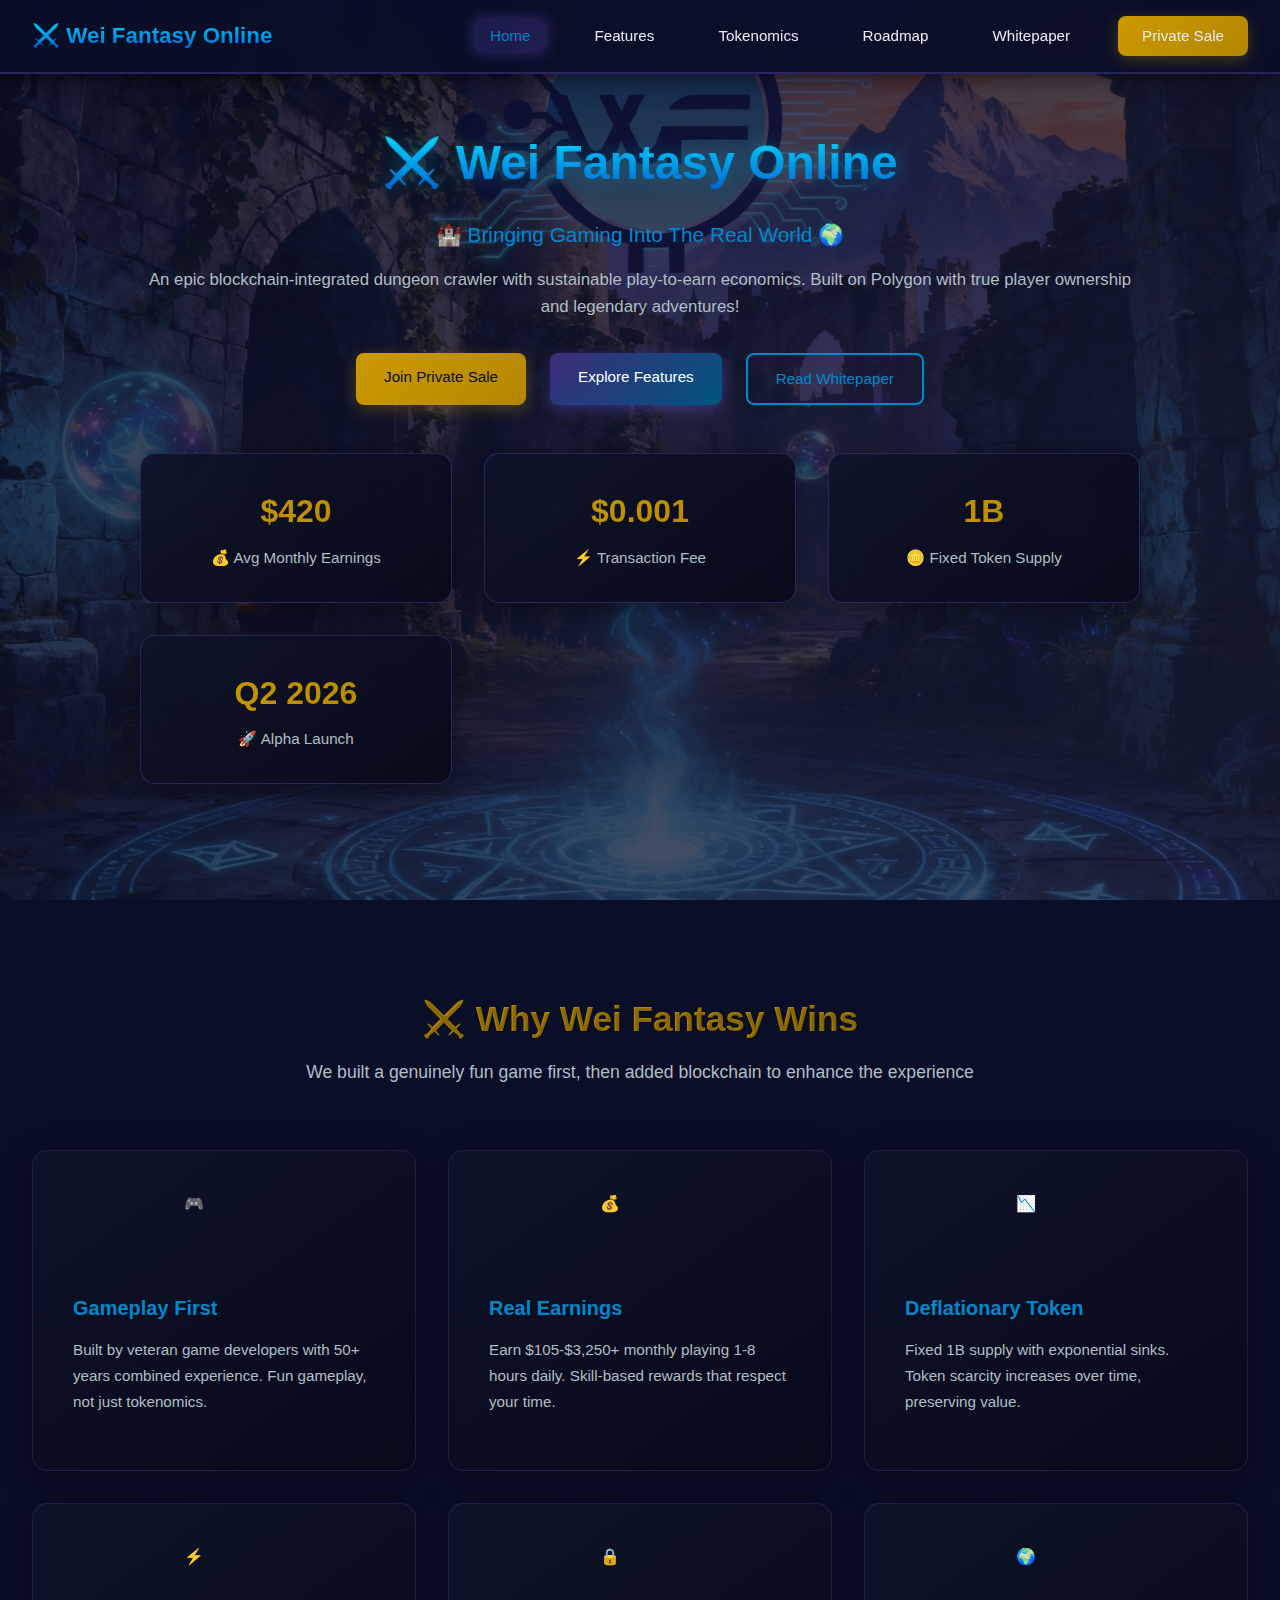
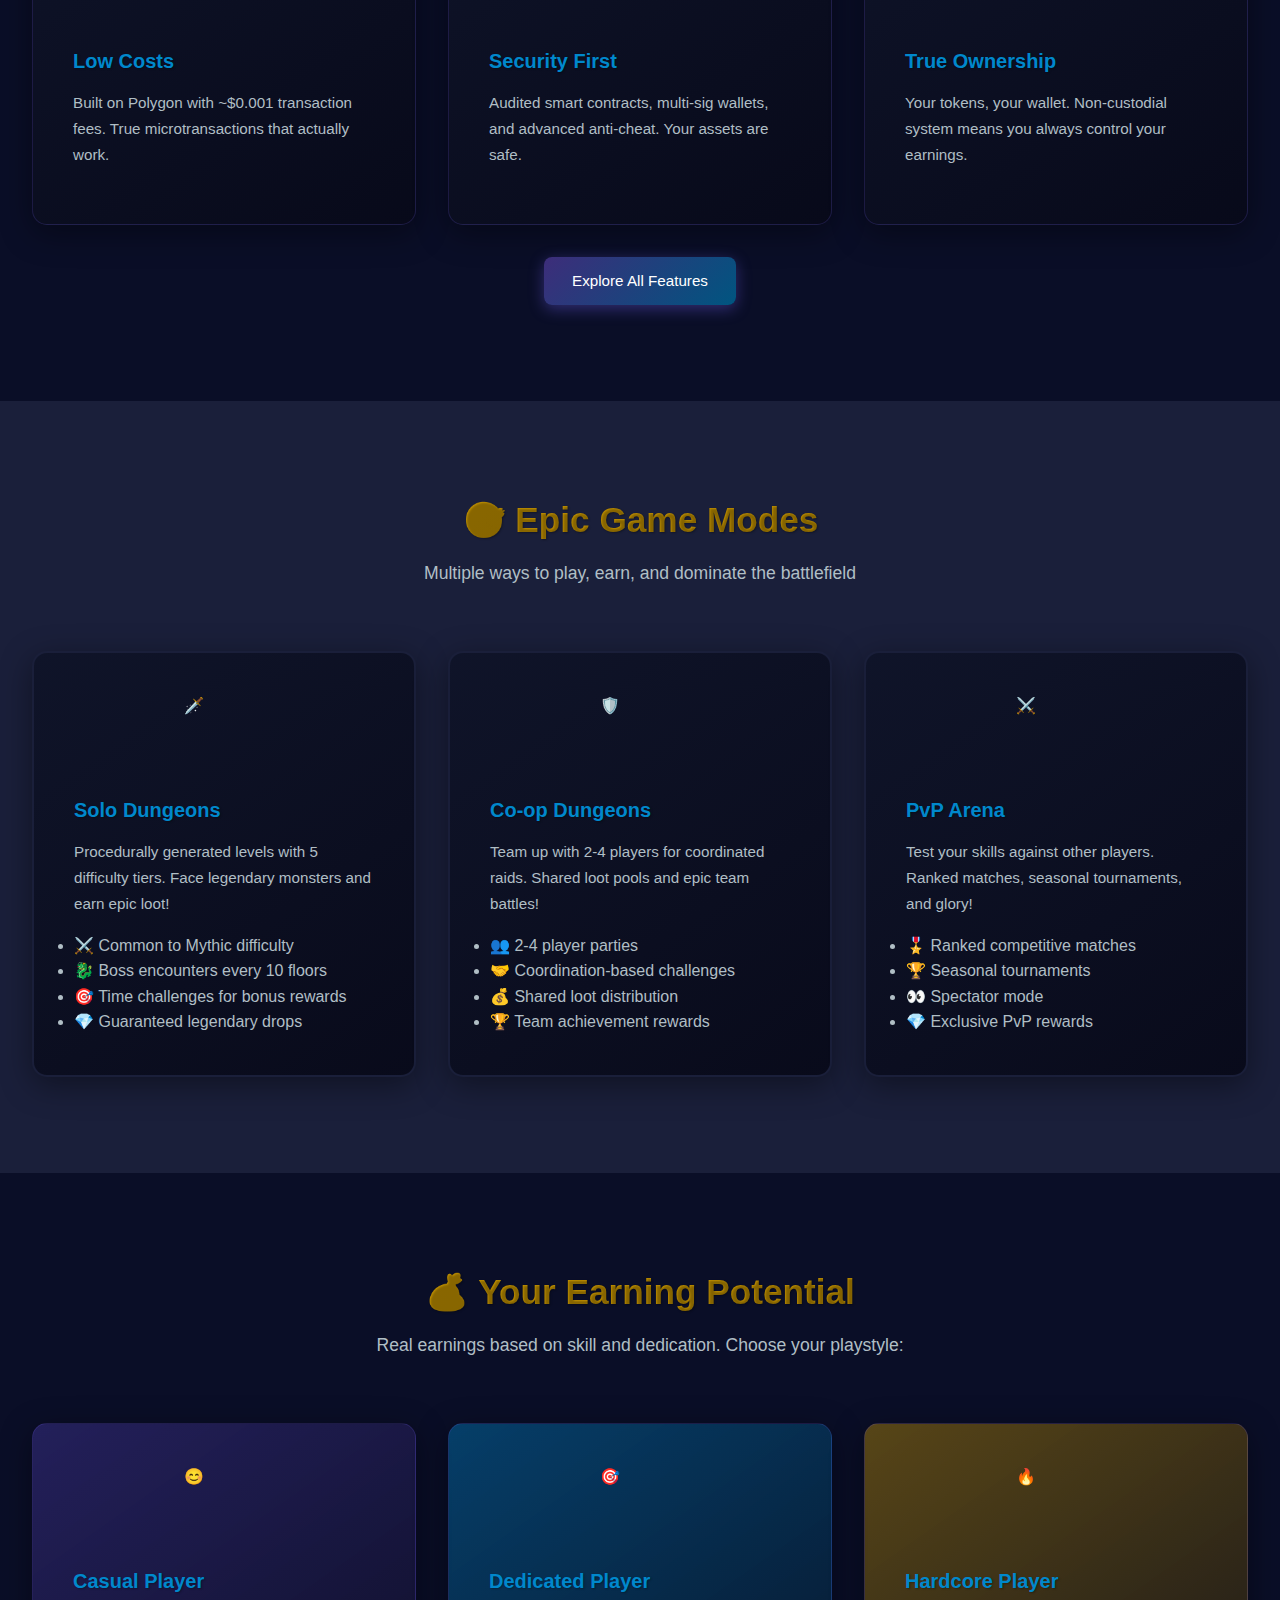
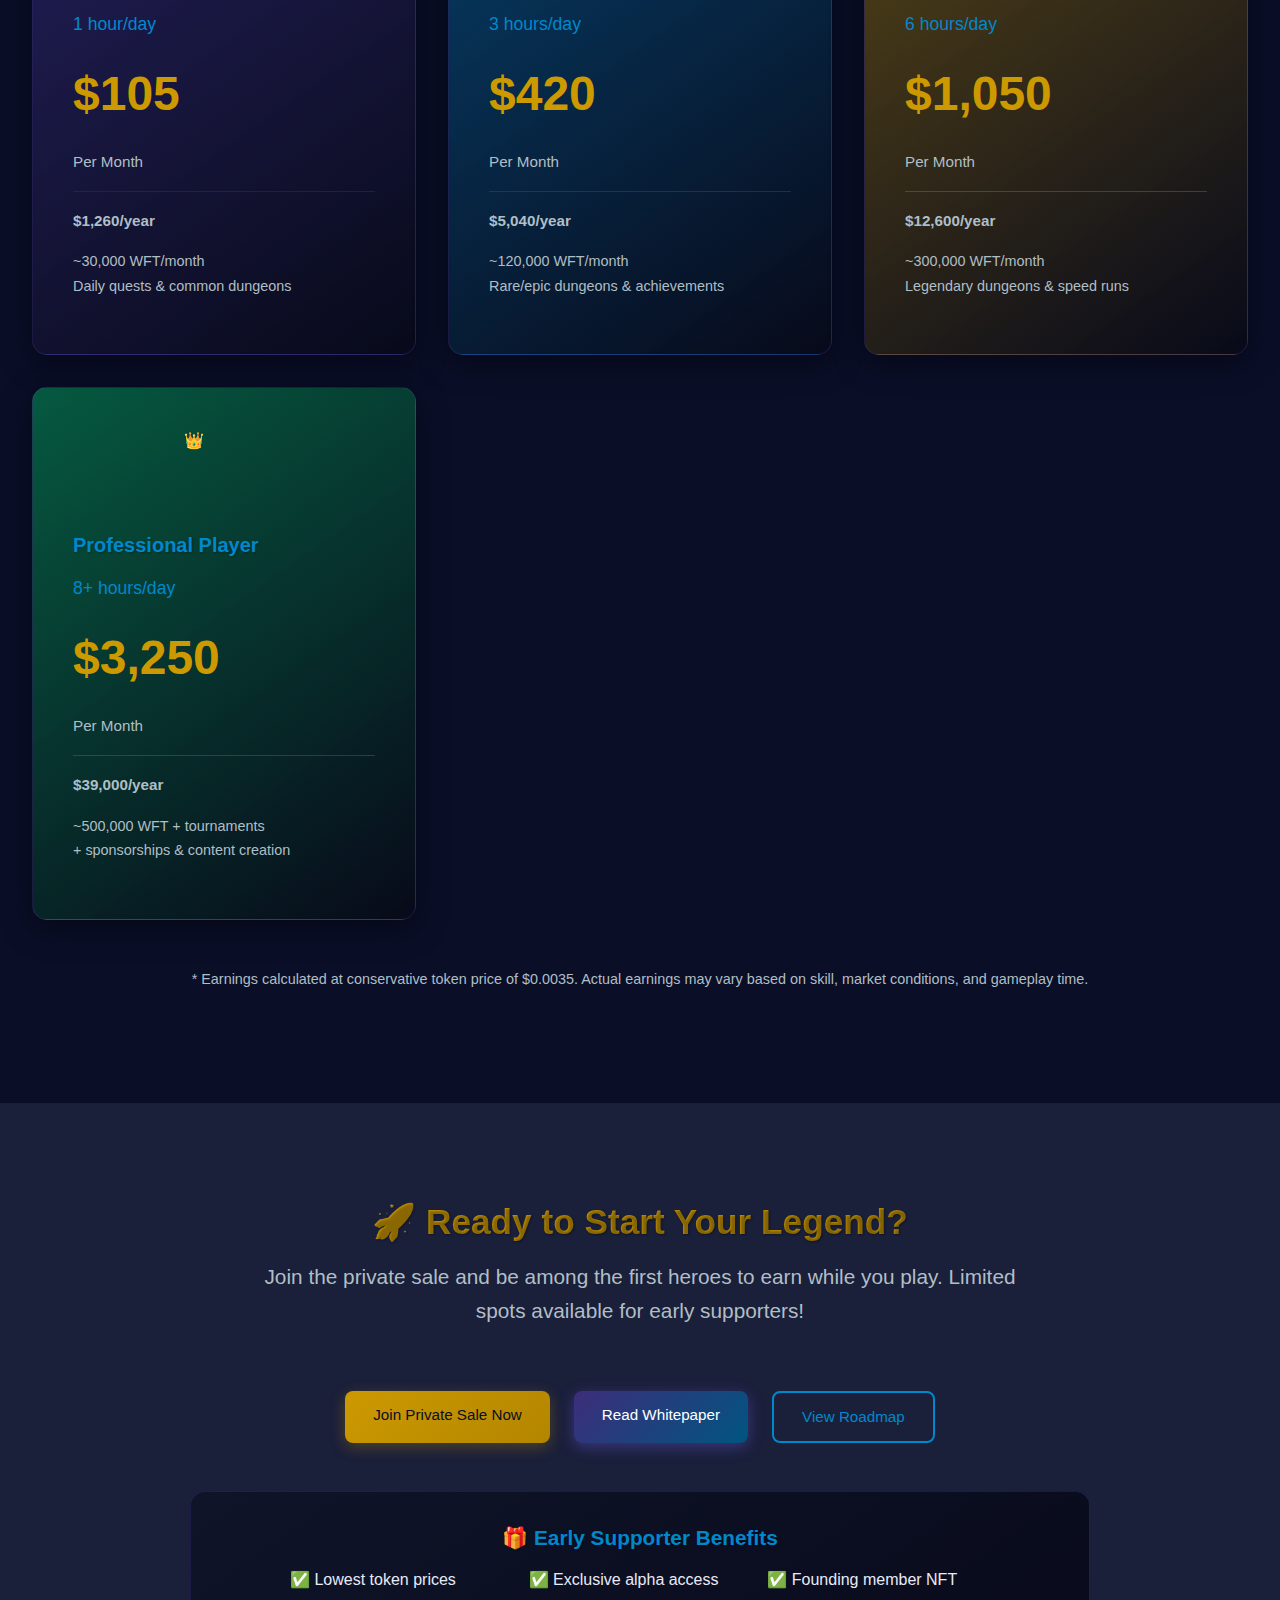
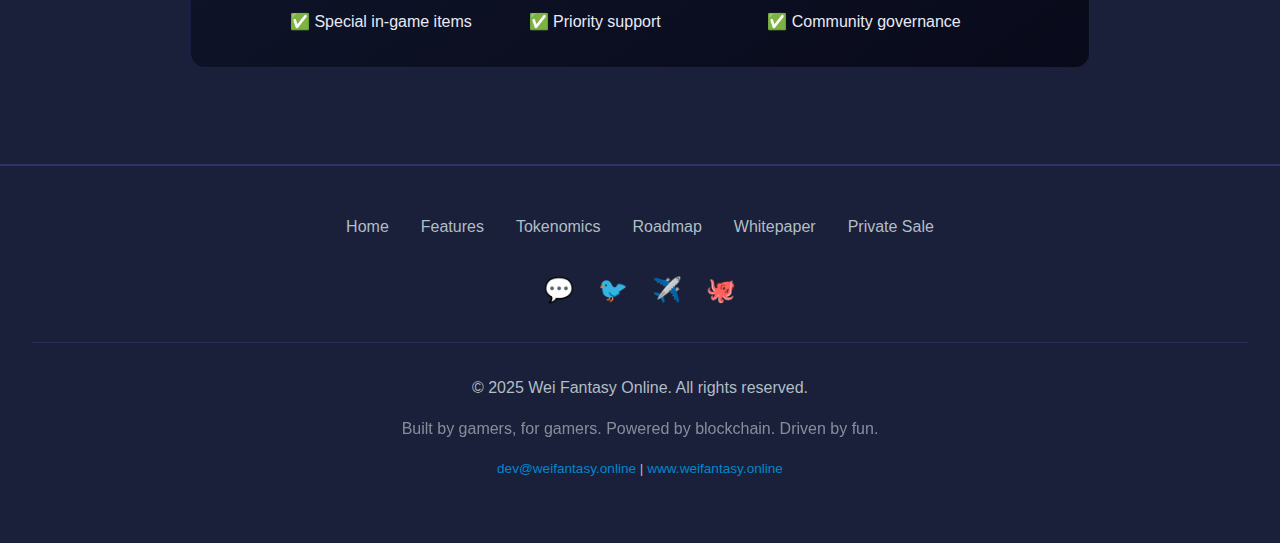
<file: index.html>
<!DOCTYPE html>
<html lang="en">
	<head>
		<meta charset="UTF-8" />
		<meta name="viewport" content="width=device-width, initial-scale=1.0" />
		<title>Wei Fantasy Online - Epic Blockchain RPG Adventure</title>
		<meta
			name="description"
			content="Wei Fantasy Online - An epic blockchain-integrated action RPG with sustainable play-to-earn economics. Embark on your legendary journey today!"
		/>
		<link rel="stylesheet" href="assets/css/styles.css" />
	</head>
	<body>
		<!-- Header -->
		<header>
			<nav>
				<div class="logo">⚔️ Wei Fantasy Online</div>
				<div class="hamburger" onclick="toggleMobileMenu()">
					<span></span>
					<span></span>
					<span></span>
				</div>
				<ul class="nav-links">
					<li><a href="index.html" class="active">Home</a></li>
					<li><a href="features.html">Features</a></li>
					<li><a href="tokenomics.html">Tokenomics</a></li>
					<li><a href="roadmap.html">Roadmap</a></li>
					<li><a href="whitepaper.html">Whitepaper</a></li>
					<li>
						<a
							href="private-sale.html"
							class="btn btn-gold"
							style="padding: 0.5rem 1.5rem"
							>Private Sale</a
						>
					</li>
				</ul>
			</nav>
		</header>

		<!-- Hero Section -->
		<section class="hero">
			<!-- Background Image -->
			<img
				src="assets/images/hero-background.jpeg"
				alt="Wei Fantasy Online"
				class="hero-bg"
			/>

			<div class="hero-content">
				<h1>⚔️ Wei Fantasy Online</h1>
				<p class="hero-subtitle">
					🏰 Bringing Gaming Into The Real World 🌍
				</p>
				<p class="hero-description">
					An epic blockchain-integrated dungeon crawler with
					sustainable play-to-earn economics. Built on Polygon with
					true player ownership and legendary adventures!
				</p>

				<div class="hero-buttons">
					<a href="private-sale.html" class="btn btn-gold"
						>Join Private Sale</a
					>
					<a href="features.html" class="btn btn-primary"
						>Explore Features</a
					>
					<a href="whitepaper.html" class="btn btn-secondary"
						>Read Whitepaper</a
					>
				</div>

				<!-- Stats Grid -->
				<div class="stats-grid">
					<div class="stat-card">
						<div class="stat-number">$420</div>
						<div class="stat-label">💰 Avg Monthly Earnings</div>
					</div>
					<div class="stat-card">
						<div class="stat-number">$0.001</div>
						<div class="stat-label">⚡ Transaction Fee</div>
					</div>
					<div class="stat-card">
						<div class="stat-number">1B</div>
						<div class="stat-label">🪙 Fixed Token Supply</div>
					</div>
					<div class="stat-card">
						<div class="stat-number">Q2 2026</div>
						<div class="stat-label">🚀 Alpha Launch</div>
					</div>
				</div>
			</div>
		</section>

		<!-- Features Preview Section -->
		<section class="section-dark">
			<h2 class="section-title">⚔️ Why Wei Fantasy Wins</h2>
			<p class="section-subtitle">
				We built a genuinely fun game first, then added blockchain to
				enhance the experience
			</p>

			<div class="features-grid">
				<div class="feature-card">
					<span class="feature-icon">🎮</span>
					<h3>Gameplay First</h3>
					<p>
						Built by veteran game developers with 50+ years combined
						experience. Fun gameplay, not just tokenomics.
					</p>
				</div>

				<div class="feature-card">
					<span class="feature-icon">💰</span>
					<h3>Real Earnings</h3>
					<p>
						Earn $105-$3,250+ monthly playing 1-8 hours daily.
						Skill-based rewards that respect your time.
					</p>
				</div>

				<div class="feature-card">
					<span class="feature-icon">📉</span>
					<h3>Deflationary Token</h3>
					<p>
						Fixed 1B supply with exponential sinks. Token scarcity
						increases over time, preserving value.
					</p>
				</div>

				<div class="feature-card">
					<span class="feature-icon">⚡</span>
					<h3>Low Costs</h3>
					<p>
						Built on Polygon with ~$0.001 transaction fees. True
						microtransactions that actually work.
					</p>
				</div>

				<div class="feature-card">
					<span class="feature-icon">🔒</span>
					<h3>Security First</h3>
					<p>
						Audited smart contracts, multi-sig wallets, and advanced
						anti-cheat. Your assets are safe.
					</p>
				</div>

				<div class="feature-card">
					<span class="feature-icon">🌍</span>
					<h3>True Ownership</h3>
					<p>
						Your tokens, your wallet. Non-custodial system means you
						always control your earnings.
					</p>
				</div>
			</div>

			<div class="text-center mt-2">
				<a href="features.html" class="btn btn-primary"
					>Explore All Features</a
				>
			</div>
		</section>

		<!-- Game Modes Section -->
		<section class="section-darker">
			<h2 class="section-title">🎯 Epic Game Modes</h2>
			<p class="section-subtitle">
				Multiple ways to play, earn, and dominate the battlefield
			</p>

			<div class="features-grid">
				<div class="feature-card magic-border">
					<span class="feature-icon">🗡️</span>
					<h3>Solo Dungeons</h3>
					<p>
						Procedurally generated levels with 5 difficulty tiers.
						Face legendary monsters and earn epic loot!
					</p>
					<ul
						style="
							text-align: left;
							margin-top: 1rem;
							color: var(--text-gray);
						"
					>
						<li>⚔️ Common to Mythic difficulty</li>
						<li>🐉 Boss encounters every 10 floors</li>
						<li>🎯 Time challenges for bonus rewards</li>
						<li>💎 Guaranteed legendary drops</li>
					</ul>
				</div>

				<div class="feature-card magic-border">
					<span class="feature-icon">🛡️</span>
					<h3>Co-op Dungeons</h3>
					<p>
						Team up with 2-4 players for coordinated raids. Shared
						loot pools and epic team battles!
					</p>
					<ul
						style="
							text-align: left;
							margin-top: 1rem;
							color: var(--text-gray);
						"
					>
						<li>👥 2-4 player parties</li>
						<li>🤝 Coordination-based challenges</li>
						<li>💰 Shared loot distribution</li>
						<li>🏆 Team achievement rewards</li>
					</ul>
				</div>

				<div class="feature-card magic-border">
					<span class="feature-icon">⚔️</span>
					<h3>PvP Arena</h3>
					<p>
						Test your skills against other players. Ranked matches,
						seasonal tournaments, and glory!
					</p>
					<ul
						style="
							text-align: left;
							margin-top: 1rem;
							color: var(--text-gray);
						"
					>
						<li>🎖️ Ranked competitive matches</li>
						<li>🏆 Seasonal tournaments</li>
						<li>👀 Spectator mode</li>
						<li>💎 Exclusive PvP rewards</li>
					</ul>
				</div>
			</div>
		</section>

		<!-- Earnings Section -->
		<section class="section-dark">
			<h2 class="section-title">💰 Your Earning Potential</h2>
			<p class="section-subtitle">
				Real earnings based on skill and dedication. Choose your
				playstyle:
			</p>

			<div class="features-grid">
				<div
					class="feature-card"
					style="
						background: linear-gradient(
							145deg,
							rgba(74, 59, 168, 0.4) 0%,
							rgba(8, 10, 25, 0.95) 100%
						);
					"
				>
					<span class="feature-icon">😊</span>
					<h3>Casual Player</h3>
					<p
						style="
							color: var(--accent-cyan);
							font-size: 1.1rem;
							margin: 1rem 0;
						"
					>
						1 hour/day
					</p>
					<div
						style="
							font-size: 3rem;
							font-weight: bold;
							color: var(--accent-gold);
							margin: 1rem 0;
						"
					>
						$105
					</div>
					<p style="color: var(--text-gray)">Per Month</p>
					<div
						style="
							border-top: 1px solid rgba(74, 59, 168, 0.3);
							margin-top: 1rem;
							padding-top: 1rem;
						"
					>
						<p><strong>$1,260/year</strong></p>
						<p style="font-size: 0.9rem; margin-top: 0.5rem">
							~30,000 WFT/month<br />Daily quests & common
							dungeons
						</p>
					</div>
				</div>

				<div
					class="feature-card"
					style="
						background: linear-gradient(
							145deg,
							rgba(0, 136, 204, 0.4) 0%,
							rgba(8, 10, 25, 0.95) 100%
						);
					"
				>
					<span class="feature-icon">🎯</span>
					<h3>Dedicated Player</h3>
					<p
						style="
							color: var(--accent-cyan);
							font-size: 1.1rem;
							margin: 1rem 0;
						"
					>
						3 hours/day
					</p>
					<div
						style="
							font-size: 3rem;
							font-weight: bold;
							color: var(--accent-gold);
							margin: 1rem 0;
						"
					>
						$420
					</div>
					<p style="color: var(--text-gray)">Per Month</p>
					<div
						style="
							border-top: 1px solid rgba(0, 136, 204, 0.3);
							margin-top: 1rem;
							padding-top: 1rem;
						"
					>
						<p><strong>$5,040/year</strong></p>
						<p style="font-size: 0.9rem; margin-top: 0.5rem">
							~120,000 WFT/month<br />Rare/epic dungeons &
							achievements
						</p>
					</div>
				</div>

				<div
					class="feature-card"
					style="
						background: linear-gradient(
							145deg,
							rgba(204, 153, 0, 0.4) 0%,
							rgba(8, 10, 25, 0.95) 100%
						);
					"
				>
					<span class="feature-icon">🔥</span>
					<h3>Hardcore Player</h3>
					<p
						style="
							color: var(--accent-cyan);
							font-size: 1.1rem;
							margin: 1rem 0;
						"
					>
						6 hours/day
					</p>
					<div
						style="
							font-size: 3rem;
							font-weight: bold;
							color: var(--accent-gold);
							margin: 1rem 0;
						"
					>
						$1,050
					</div>
					<p style="color: var(--text-gray)">Per Month</p>
					<div
						style="
							border-top: 1px solid rgba(204, 153, 0, 0.3);
							margin-top: 1rem;
							padding-top: 1rem;
						"
					>
						<p><strong>$12,600/year</strong></p>
						<p style="font-size: 0.9rem; margin-top: 0.5rem">
							~300,000 WFT/month<br />Legendary dungeons & speed
							runs
						</p>
					</div>
				</div>

				<div
					class="feature-card"
					style="
						background: linear-gradient(
							145deg,
							rgba(0, 204, 102, 0.4) 0%,
							rgba(8, 10, 25, 0.95) 100%
						);
					"
				>
					<span class="feature-icon">👑</span>
					<h3>Professional Player</h3>
					<p
						style="
							color: var(--accent-cyan);
							font-size: 1.1rem;
							margin: 1rem 0;
						"
					>
						8+ hours/day
					</p>
					<div
						style="
							font-size: 3rem;
							font-weight: bold;
							color: var(--accent-gold);
							margin: 1rem 0;
						"
					>
						$3,250
					</div>
					<p style="color: var(--text-gray)">Per Month</p>
					<div
						style="
							border-top: 1px solid rgba(0, 204, 102, 0.3);
							margin-top: 1rem;
							padding-top: 1rem;
						"
					>
						<p><strong>$39,000/year</strong></p>
						<p style="font-size: 0.9rem; margin-top: 0.5rem">
							~500,000 WFT + tournaments<br />+ sponsorships &
							content creation
						</p>
					</div>
				</div>
			</div>

			<p
				style="
					text-align: center;
					margin-top: 3rem;
					color: var(--text-gray);
					font-size: 0.9rem;
				"
			>
				* Earnings calculated at conservative token price of $0.0035.
				Actual earnings may vary based on skill, market conditions, and
				gameplay time.
			</p>
		</section>

		<!-- CTA Section -->
		<section class="section-darker">
			<div style="text-align: center; max-width: 900px; margin: 0 auto">
				<h2 class="section-title">🚀 Ready to Start Your Legend?</h2>
				<p class="section-subtitle" style="font-size: 1.3rem">
					Join the private sale and be among the first heroes to earn
					while you play. Limited spots available for early
					supporters!
				</p>

				<div class="hero-buttons">
					<a href="private-sale.html" class="btn btn-gold"
						>Join Private Sale Now</a
					>
					<a href="whitepaper.html" class="btn btn-primary"
						>Read Whitepaper</a
					>
					<a href="roadmap.html" class="btn btn-secondary"
						>View Roadmap</a
					>
				</div>

				<div
					style="
						margin-top: 3rem;
						padding: 2rem;
						background: var(--gradient-card);
						border-radius: 15px;
						border: 1px solid rgba(74, 59, 168, 0.3);
					"
				>
					<h3 style="color: var(--accent-cyan); margin-bottom: 1rem">
						🎁 Early Supporter Benefits
					</h3>
					<div
						style="
							display: grid;
							grid-template-columns: repeat(
								auto-fit,
								minmax(200px, 1fr)
							);
							gap: 1rem;
							text-align: left;
							max-width: 700px;
							margin: 0 auto;
						"
					>
						<div>✅ Lowest token prices</div>
						<div>✅ Exclusive alpha access</div>
						<div>✅ Founding member NFT</div>
						<div>✅ Special in-game items</div>
						<div>✅ Priority support</div>
						<div>✅ Community governance</div>
					</div>
				</div>
			</div>
		</section>

		<!-- Footer -->
		<footer>
			<div class="footer-content">
				<div class="footer-links">
					<a href="index.html">Home</a>
					<a href="features.html">Features</a>
					<a href="tokenomics.html">Tokenomics</a>
					<a href="roadmap.html">Roadmap</a>
					<a href="whitepaper.html">Whitepaper</a>
					<a href="private-sale.html">Private Sale</a>
				</div>

				<div class="social-links">
					<a href="#" title="Discord">💬</a>
					<a href="#" title="Twitter">🐦</a>
					<a href="#" title="Telegram">✈️</a>
					<a href="#" title="GitHub">🐙</a>
				</div>

				<div class="copyright">
					<p>&copy; 2025 Wei Fantasy Online. All rights reserved.</p>
					<p style="margin-top: 0.5rem; opacity: 0.7">
						Built by gamers, for gamers. Powered by blockchain.
						Driven by fun.
					</p>
					<p style="margin-top: 1rem; font-size: 0.85rem">
						<a href="mailto:dev@weifantasy.online"
							>dev@weifantasy.online</a
						>
						|
						<a href="https://www.weifantasy.online"
							>www.weifantasy.online</a
						>
					</p>
				</div>
			</div>
		</footer>

		<!-- Main JavaScript -->
		<script src="assets/js/main.js"></script>
	</body>
</html>
</file>
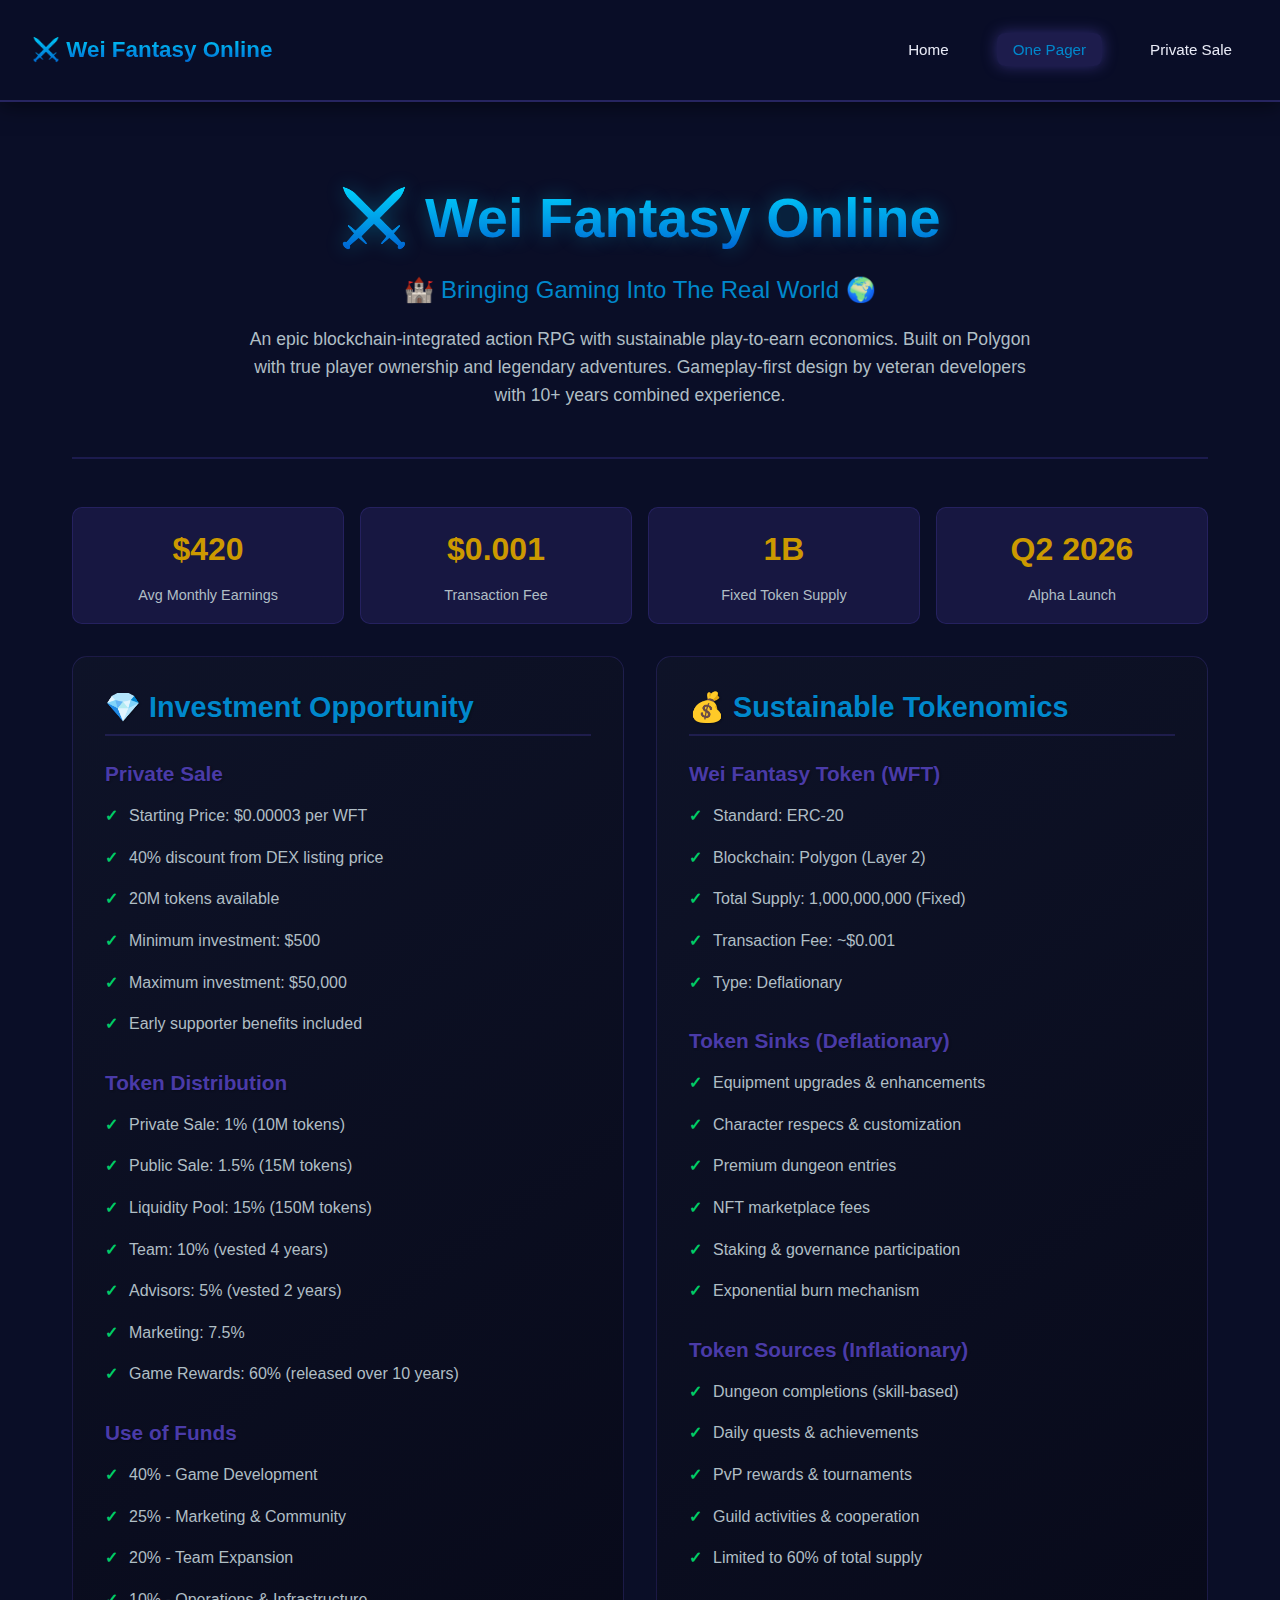
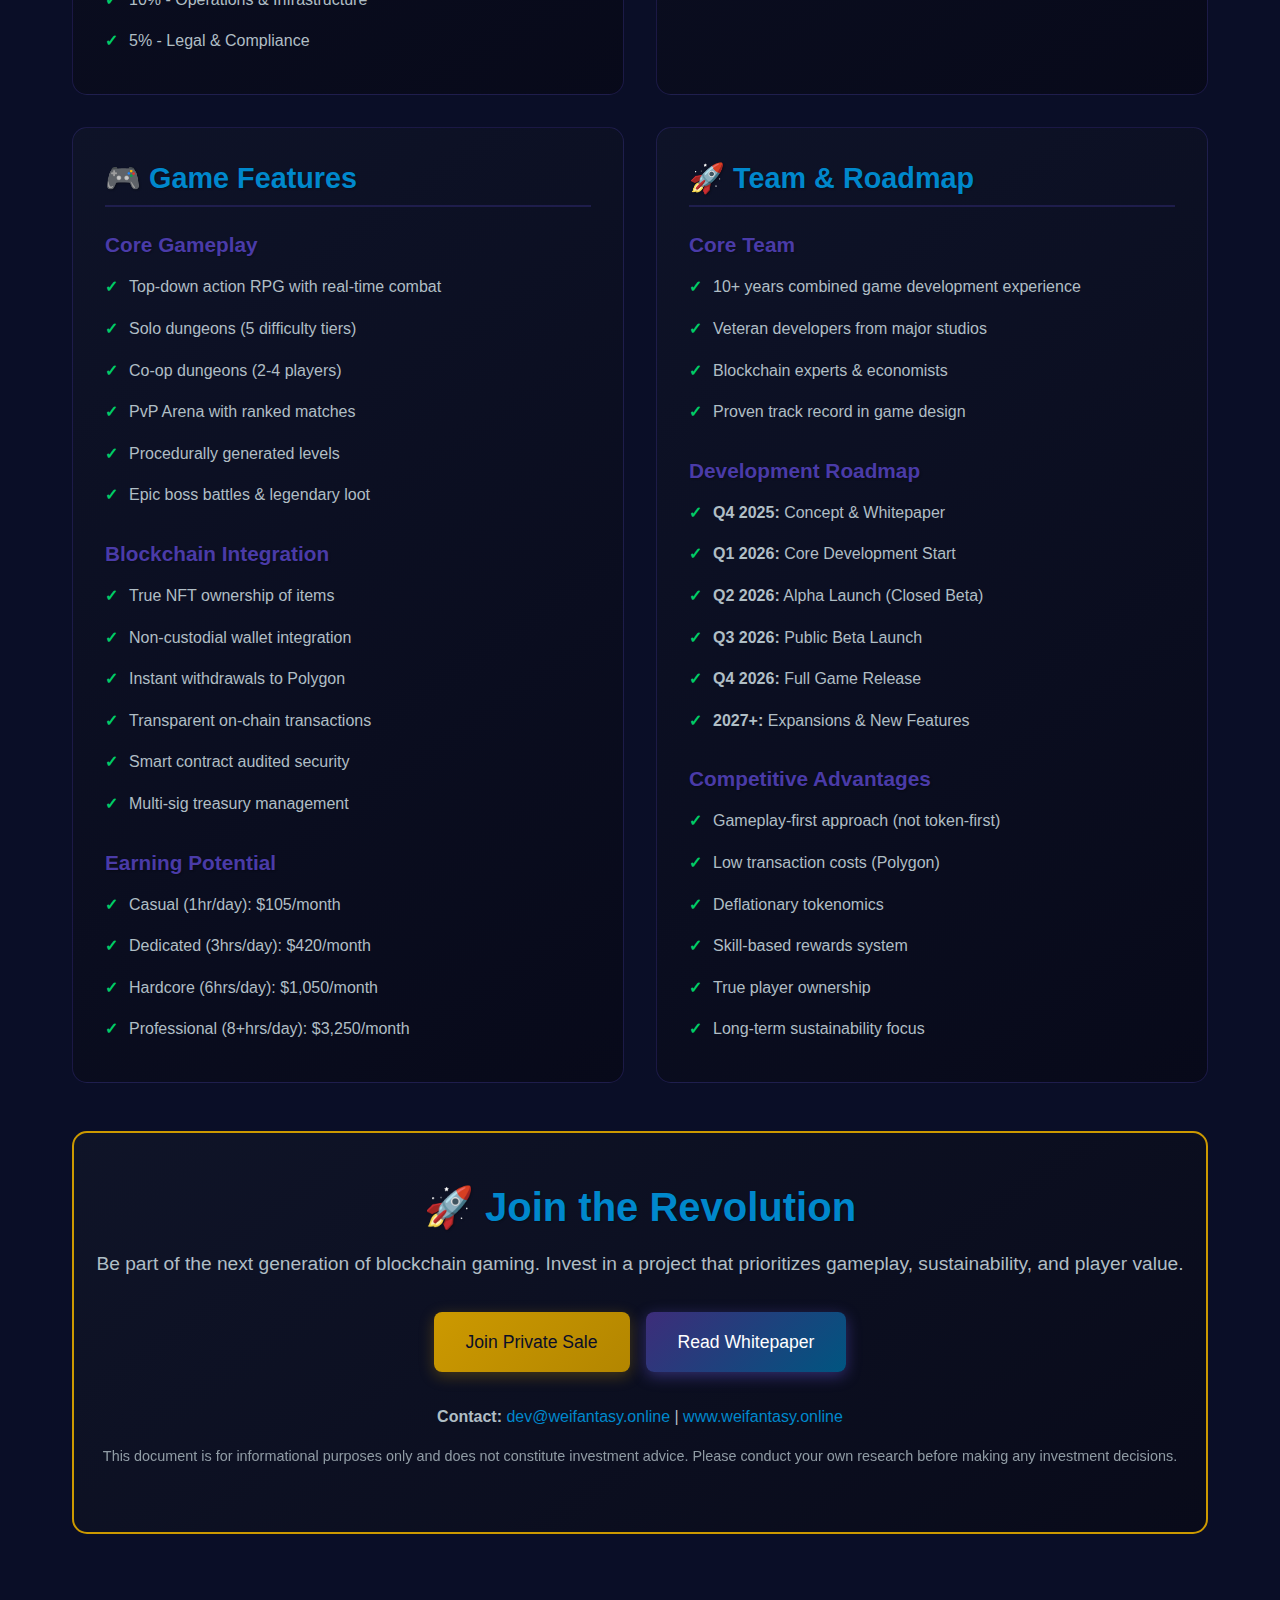
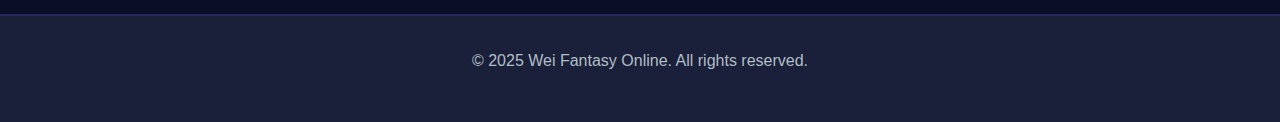
<file: one-pager.html>
<!DOCTYPE html>
<html lang="en">
	<head>
		<meta charset="UTF-8" />
		<meta name="viewport" content="width=device-width, initial-scale=1.0" />
		<title>Wei Fantasy Online - Investment One Pager</title>
		<meta
			name="description"
			content="Wei Fantasy Online - Blockchain Gaming Investment Opportunity"
		/>
		<link rel="stylesheet" href="assets/css/styles.css" />
		<style>
			/* One-Pager Specific Styles */
			body.one-pager {
				background: var(--primary-dark);
				padding: 0;
				margin: 0;
			}

			.one-pager header {
				position: relative;
				padding: 2rem 0;
			}

			.one-pager-container {
				max-width: 1200px;
				margin: 0 auto;
				padding: 2rem;
				background: var(--primary-dark);
			}

			.one-pager-hero {
				text-align: center;
				padding: 3rem 0;
				border-bottom: 2px solid rgba(74, 59, 168, 0.3);
				margin-bottom: 3rem;
			}

			.one-pager-hero h1 {
				font-size: 3.5rem;
				margin-bottom: 1rem;
			}

			.one-pager-hero .tagline {
				font-size: 1.5rem;
				color: var(--accent-cyan);
				margin-bottom: 1rem;
			}

			.one-pager-hero .description {
				font-size: 1.1rem;
				color: var(--text-gray);
				max-width: 800px;
				margin: 0 auto;
			}

			.one-pager-grid {
				display: grid;
				grid-template-columns: repeat(2, 1fr);
				gap: 2rem;
				margin-bottom: 3rem;
			}

			.one-pager-section {
				background: var(--gradient-card);
				padding: 2rem;
				border-radius: 15px;
				border: 1px solid rgba(74, 59, 168, 0.3);
			}

			.one-pager-section h2 {
				font-size: 1.8rem;
				color: var(--accent-cyan);
				margin-bottom: 1.5rem;
				border-bottom: 2px solid rgba(74, 59, 168, 0.3);
				padding-bottom: 0.5rem;
			}

			.one-pager-section h3 {
				font-size: 1.3rem;
				color: var(--accent-purple);
				margin-top: 1.5rem;
				margin-bottom: 0.5rem;
			}

			.one-pager-stats {
				display: grid;
				grid-template-columns: repeat(4, 1fr);
				gap: 1rem;
				margin: 2rem 0;
			}

			.one-pager-stat {
				text-align: center;
				padding: 1rem;
				background: rgba(74, 59, 168, 0.2);
				border-radius: 10px;
				border: 1px solid rgba(74, 59, 168, 0.3);
			}

			.one-pager-stat .number {
				font-size: 2rem;
				font-weight: bold;
				color: var(--accent-gold);
				margin-bottom: 0.5rem;
			}

			.one-pager-stat .label {
				font-size: 0.9rem;
				color: var(--text-gray);
			}

			.one-pager-list {
				list-style: none;
				padding: 0;
			}

			.one-pager-list li {
				padding: 0.5rem 0;
				padding-left: 1.5rem;
				position: relative;
				color: var(--text-gray);
			}

			.one-pager-list li::before {
				content: "✓";
				position: absolute;
				left: 0;
				color: var(--accent-green);
				font-weight: bold;
			}

			.one-pager-cta {
				text-align: center;
				padding: 3rem 0;
				background: var(--gradient-card);
				border-radius: 15px;
				border: 2px solid var(--accent-gold);
				margin-top: 3rem;
			}

			.one-pager-cta h2 {
				font-size: 2.5rem;
				margin-bottom: 1rem;
			}

			.one-pager-cta .contact-info {
				margin-top: 2rem;
				font-size: 1.1rem;
				color: var(--text-gray);
			}

			.one-pager-cta .contact-info a {
				color: var(--accent-cyan);
				text-decoration: none;
			}

			/* Print Styles */
			@media print {
				.one-pager header,
				.one-pager footer {
					display: none;
				}

				.one-pager-container {
					padding: 1rem;
				}

				.one-pager-grid {
					page-break-inside: avoid;
				}

				.one-pager-section {
					page-break-inside: avoid;
				}
			}

			/* Mobile Responsive */
			@media (max-width: 768px) {
				.one-pager-grid {
					grid-template-columns: 1fr;
				}

				.one-pager-stats {
					grid-template-columns: repeat(2, 1fr);
				}

				.one-pager-hero h1 {
					font-size: 2.5rem;
				}
			}
		</style>
	</head>
	<body class="one-pager">
		<header>
			<nav>
				<div class="logo">⚔️ Wei Fantasy Online</div>
				<div class="hamburger" onclick="toggleMobileMenu()">
					<span></span>
					<span></span>
					<span></span>
				</div>
				<ul class="nav-links">
					<li><a href="index.html">Home</a></li>
					<li>
						<a href="one-pager.html" class="active">One Pager</a>
					</li>
					<li><a href="private-sale.html">Private Sale</a></li>
				</ul>
			</nav>
		</header>

		<div class="one-pager-container">
			<!-- Hero Section -->
			<div class="one-pager-hero">
				<h1>⚔️ Wei Fantasy Online</h1>
				<p class="tagline">🏰 Bringing Gaming Into The Real World 🌍</p>
				<p class="description">
					An epic blockchain-integrated action RPG with sustainable
					play-to-earn economics. Built on Polygon with true player
					ownership and legendary adventures. Gameplay-first design by
					veteran developers with 10+ years combined experience.
				</p>
			</div>

			<!-- Key Stats -->
			<div class="one-pager-stats">
				<div class="one-pager-stat">
					<div class="number">$420</div>
					<div class="label">Avg Monthly Earnings</div>
				</div>
				<div class="one-pager-stat">
					<div class="number">$0.001</div>
					<div class="label">Transaction Fee</div>
				</div>
				<div class="one-pager-stat">
					<div class="number">1B</div>
					<div class="label">Fixed Token Supply</div>
				</div>
				<div class="one-pager-stat">
					<div class="number">Q2 2026</div>
					<div class="label">Alpha Launch</div>
				</div>
			</div>

			<!-- Main Content Grid -->
			<div class="one-pager-grid">
				<!-- Investment Opportunity -->
				<div class="one-pager-section">
					<h2>💎 Investment Opportunity</h2>

					<h3>Private Sale</h3>
					<ul class="one-pager-list">
						<li>Starting Price: $0.00003 per WFT</li>
						<li>40% discount from DEX listing price</li>
						<li>20M tokens available</li>
						<li>Minimum investment: $500</li>
						<li>Maximum investment: $50,000</li>
						<li>Early supporter benefits included</li>
					</ul>

					<h3>Token Distribution</h3>
					<ul class="one-pager-list">
						<li>Private Sale: 1% (10M tokens)</li>
						<li>Public Sale: 1.5% (15M tokens)</li>
						<li>Liquidity Pool: 15% (150M tokens)</li>
						<li>Team: 10% (vested 4 years)</li>
						<li>Advisors: 5% (vested 2 years)</li>
						<li>Marketing: 7.5%</li>
						<li>Game Rewards: 60% (released over 10 years)</li>
					</ul>

					<h3>Use of Funds</h3>
					<ul class="one-pager-list">
						<li>40% - Game Development</li>
						<li>25% - Marketing & Community</li>
						<li>20% - Team Expansion</li>
						<li>10% - Operations & Infrastructure</li>
						<li>5% - Legal & Compliance</li>
					</ul>
				</div>

				<!-- Tokenomics -->
				<div class="one-pager-section">
					<h2>💰 Sustainable Tokenomics</h2>

					<h3>Wei Fantasy Token (WFT)</h3>
					<ul class="one-pager-list">
						<li>Standard: ERC-20</li>
						<li>Blockchain: Polygon (Layer 2)</li>
						<li>Total Supply: 1,000,000,000 (Fixed)</li>
						<li>Transaction Fee: ~$0.001</li>
						<li>Type: Deflationary</li>
					</ul>

					<h3>Token Sinks (Deflationary)</h3>
					<ul class="one-pager-list">
						<li>Equipment upgrades & enhancements</li>
						<li>Character respecs & customization</li>
						<li>Premium dungeon entries</li>
						<li>NFT marketplace fees</li>
						<li>Staking & governance participation</li>
						<li>Exponential burn mechanism</li>
					</ul>

					<h3>Token Sources (Inflationary)</h3>
					<ul class="one-pager-list">
						<li>Dungeon completions (skill-based)</li>
						<li>Daily quests & achievements</li>
						<li>PvP rewards & tournaments</li>
						<li>Guild activities & cooperation</li>
						<li>Limited to 60% of total supply</li>
					</ul>
				</div>

				<!-- Game Features -->
				<div class="one-pager-section">
					<h2>🎮 Game Features</h2>

					<h3>Core Gameplay</h3>
					<ul class="one-pager-list">
						<li>Top-down action RPG with real-time combat</li>
						<li>Solo dungeons (5 difficulty tiers)</li>
						<li>Co-op dungeons (2-4 players)</li>
						<li>PvP Arena with ranked matches</li>
						<li>Procedurally generated levels</li>
						<li>Epic boss battles & legendary loot</li>
					</ul>

					<h3>Blockchain Integration</h3>
					<ul class="one-pager-list">
						<li>True NFT ownership of items</li>
						<li>Non-custodial wallet integration</li>
						<li>Instant withdrawals to Polygon</li>
						<li>Transparent on-chain transactions</li>
						<li>Smart contract audited security</li>
						<li>Multi-sig treasury management</li>
					</ul>

					<h3>Earning Potential</h3>
					<ul class="one-pager-list">
						<li>Casual (1hr/day): $105/month</li>
						<li>Dedicated (3hrs/day): $420/month</li>
						<li>Hardcore (6hrs/day): $1,050/month</li>
						<li>Professional (8+hrs/day): $3,250/month</li>
					</ul>
				</div>

				<!-- Team & Roadmap -->
				<div class="one-pager-section">
					<h2>🚀 Team & Roadmap</h2>

					<h3>Core Team</h3>
					<ul class="one-pager-list">
						<li>10+ years combined game development experience</li>
						<li>Veteran developers from major studios</li>
						<li>Blockchain experts & economists</li>
						<li>Proven track record in game design</li>
					</ul>

					<h3>Development Roadmap</h3>
					<ul class="one-pager-list">
						<li><strong>Q4 2025:</strong> Concept & Whitepaper</li>
						<li>
							<strong>Q1 2026:</strong> Core Development Start
						</li>
						<li>
							<strong>Q2 2026:</strong> Alpha Launch (Closed Beta)
						</li>
						<li><strong>Q3 2026:</strong> Public Beta Launch</li>
						<li><strong>Q4 2026:</strong> Full Game Release</li>
						<li>
							<strong>2027+:</strong> Expansions & New Features
						</li>
					</ul>

					<h3>Competitive Advantages</h3>
					<ul class="one-pager-list">
						<li>Gameplay-first approach (not token-first)</li>
						<li>Low transaction costs (Polygon)</li>
						<li>Deflationary tokenomics</li>
						<li>Skill-based rewards system</li>
						<li>True player ownership</li>
						<li>Long-term sustainability focus</li>
					</ul>
				</div>
			</div>

			<!-- Call to Action -->
			<div class="one-pager-cta">
				<h2>🚀 Join the Revolution</h2>
				<p
					style="
						font-size: 1.2rem;
						color: var(--text-gray);
						margin-bottom: 2rem;
					"
				>
					Be part of the next generation of blockchain gaming. Invest
					in a project that prioritizes gameplay, sustainability, and
					player value.
				</p>

				<div
					style="
						display: flex;
						gap: 1rem;
						justify-content: center;
						flex-wrap: wrap;
					"
				>
					<a
						href="private-sale.html"
						class="btn btn-gold"
						style="font-size: 1.1rem; padding: 1rem 2rem"
					>
						Join Private Sale
					</a>
					<a
						href="whitepaper.html"
						class="btn btn-primary"
						style="font-size: 1.1rem; padding: 1rem 2rem"
					>
						Read Whitepaper
					</a>
				</div>

				<div class="contact-info">
					<p style="margin-top: 2rem">
						<strong>Contact:</strong>
						<a href="mailto:dev@weifantasy.online"
							>dev@weifantasy.online</a
						>
						|
						<a href="https://www.weifantasy.online"
							>www.weifantasy.online</a
						>
					</p>
					<p
						style="
							margin-top: 1rem;
							font-size: 0.9rem;
							opacity: 0.8;
						"
					>
						This document is for informational purposes only and
						does not constitute investment advice. Please conduct
						your own research before making any investment
						decisions.
					</p>
				</div>
			</div>
		</div>

		<footer
			style="
				margin-top: 3rem;
				padding: 2rem;
				text-align: center;
				border-top: 2px solid rgba(74, 59, 168, 0.3);
			"
		>
			<div class="footer-content">
				<p style="color: var(--text-gray)">
					&copy; 2025 Wei Fantasy Online. All rights reserved.
				</p>
			</div>
		</footer>

		<script src="assets/js/main.js"></script>
	</body>
</html>
</file>
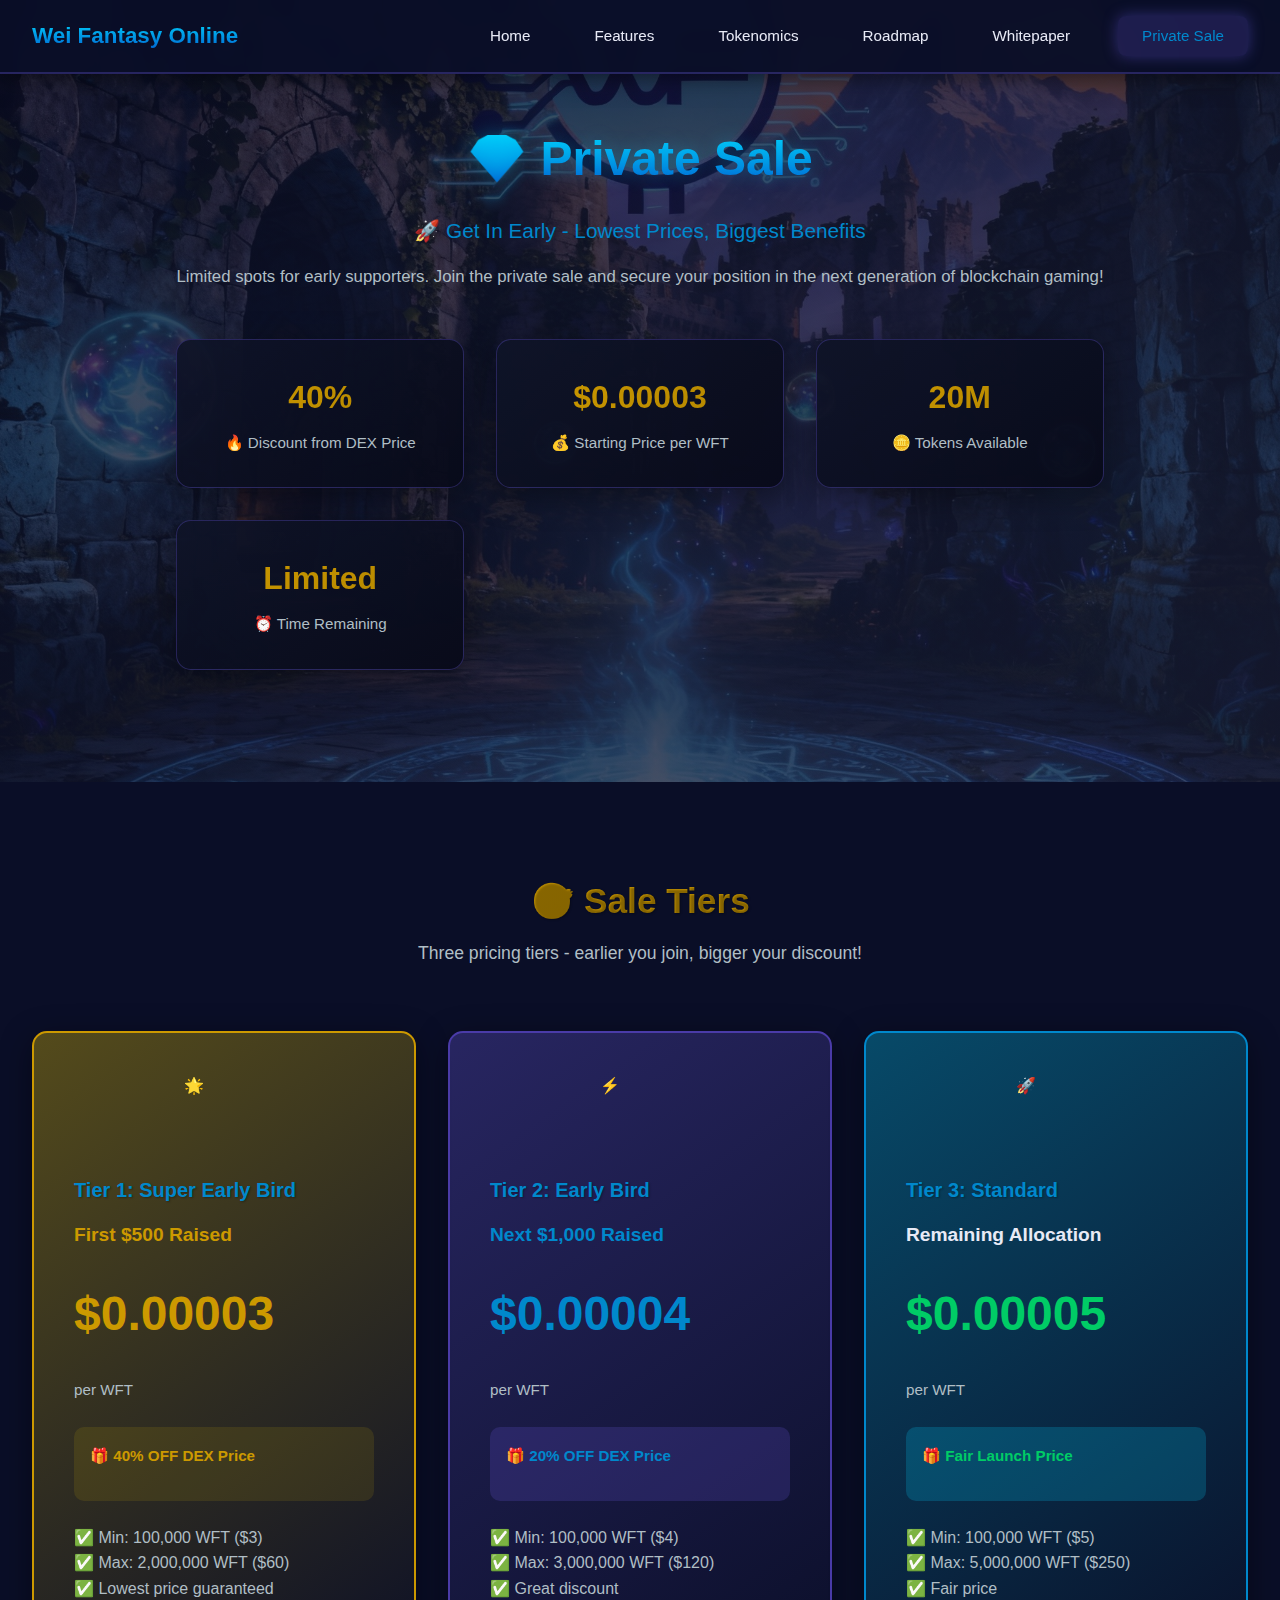
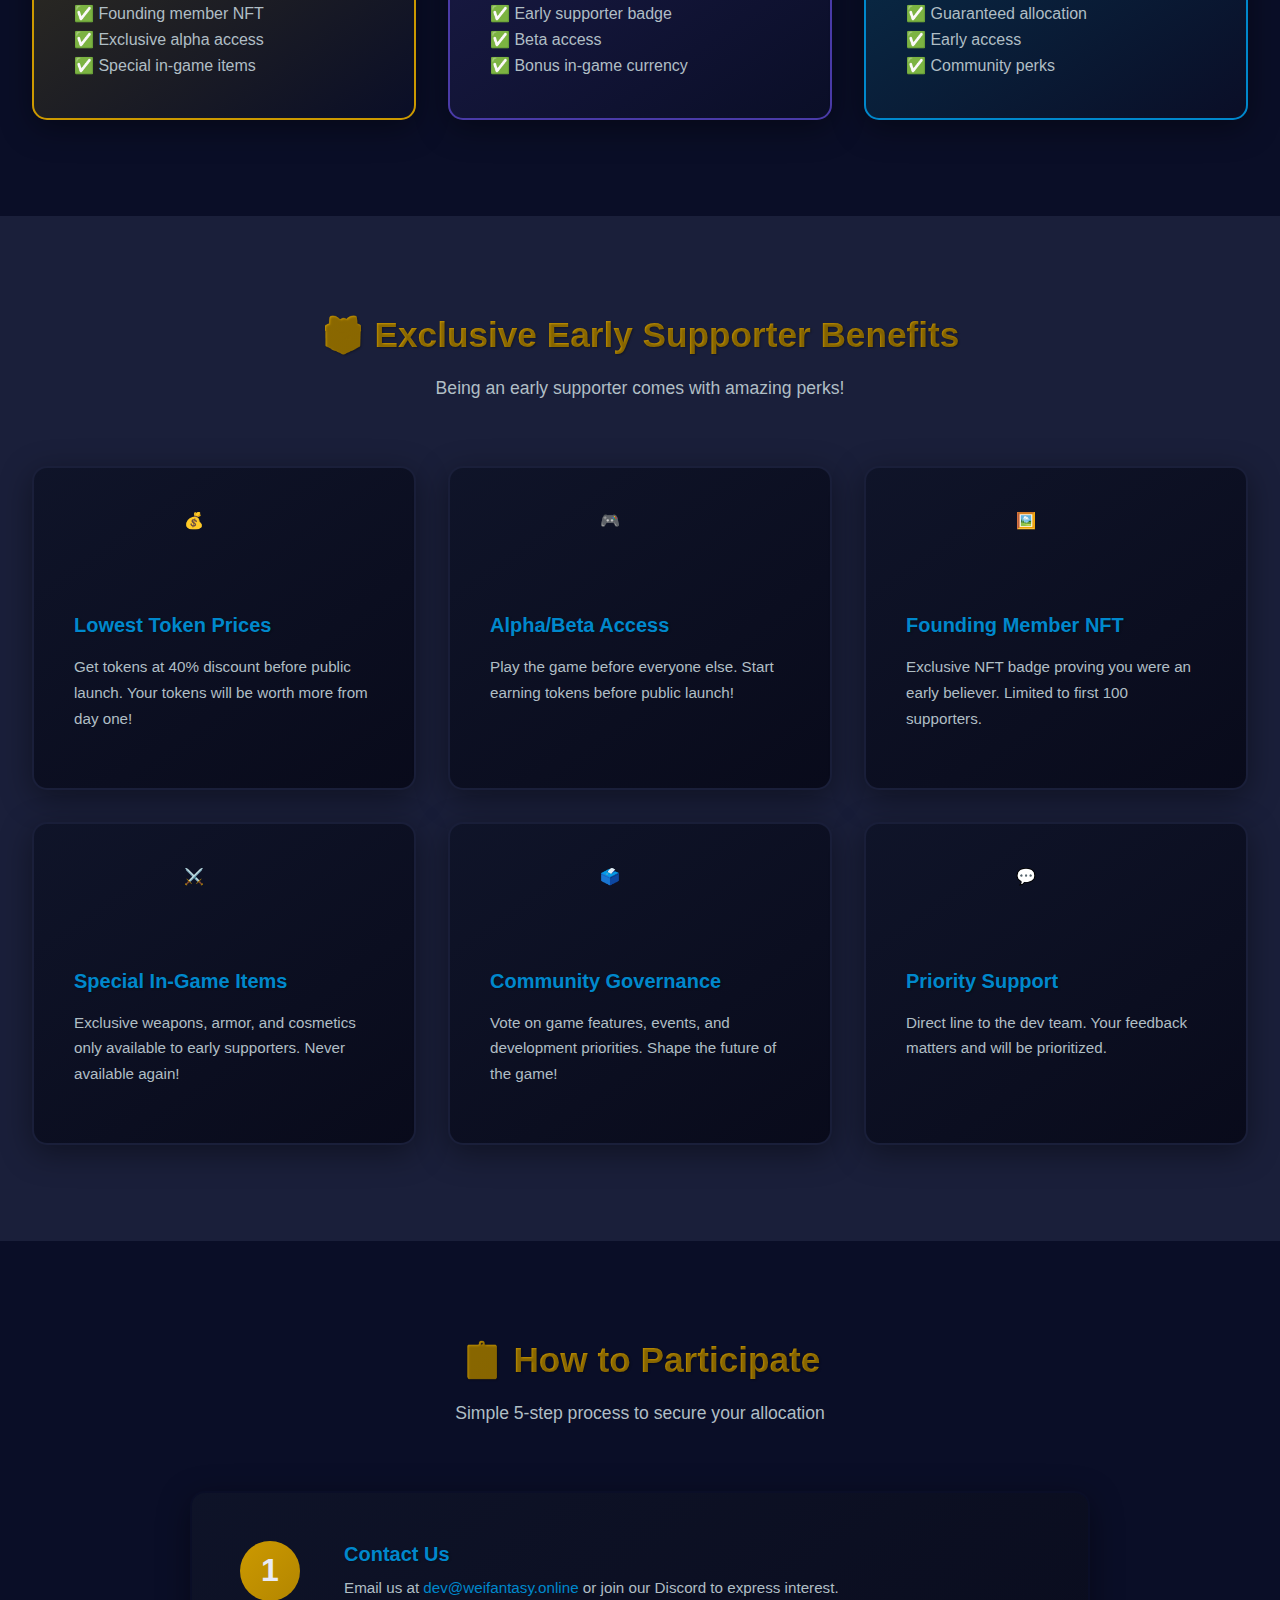
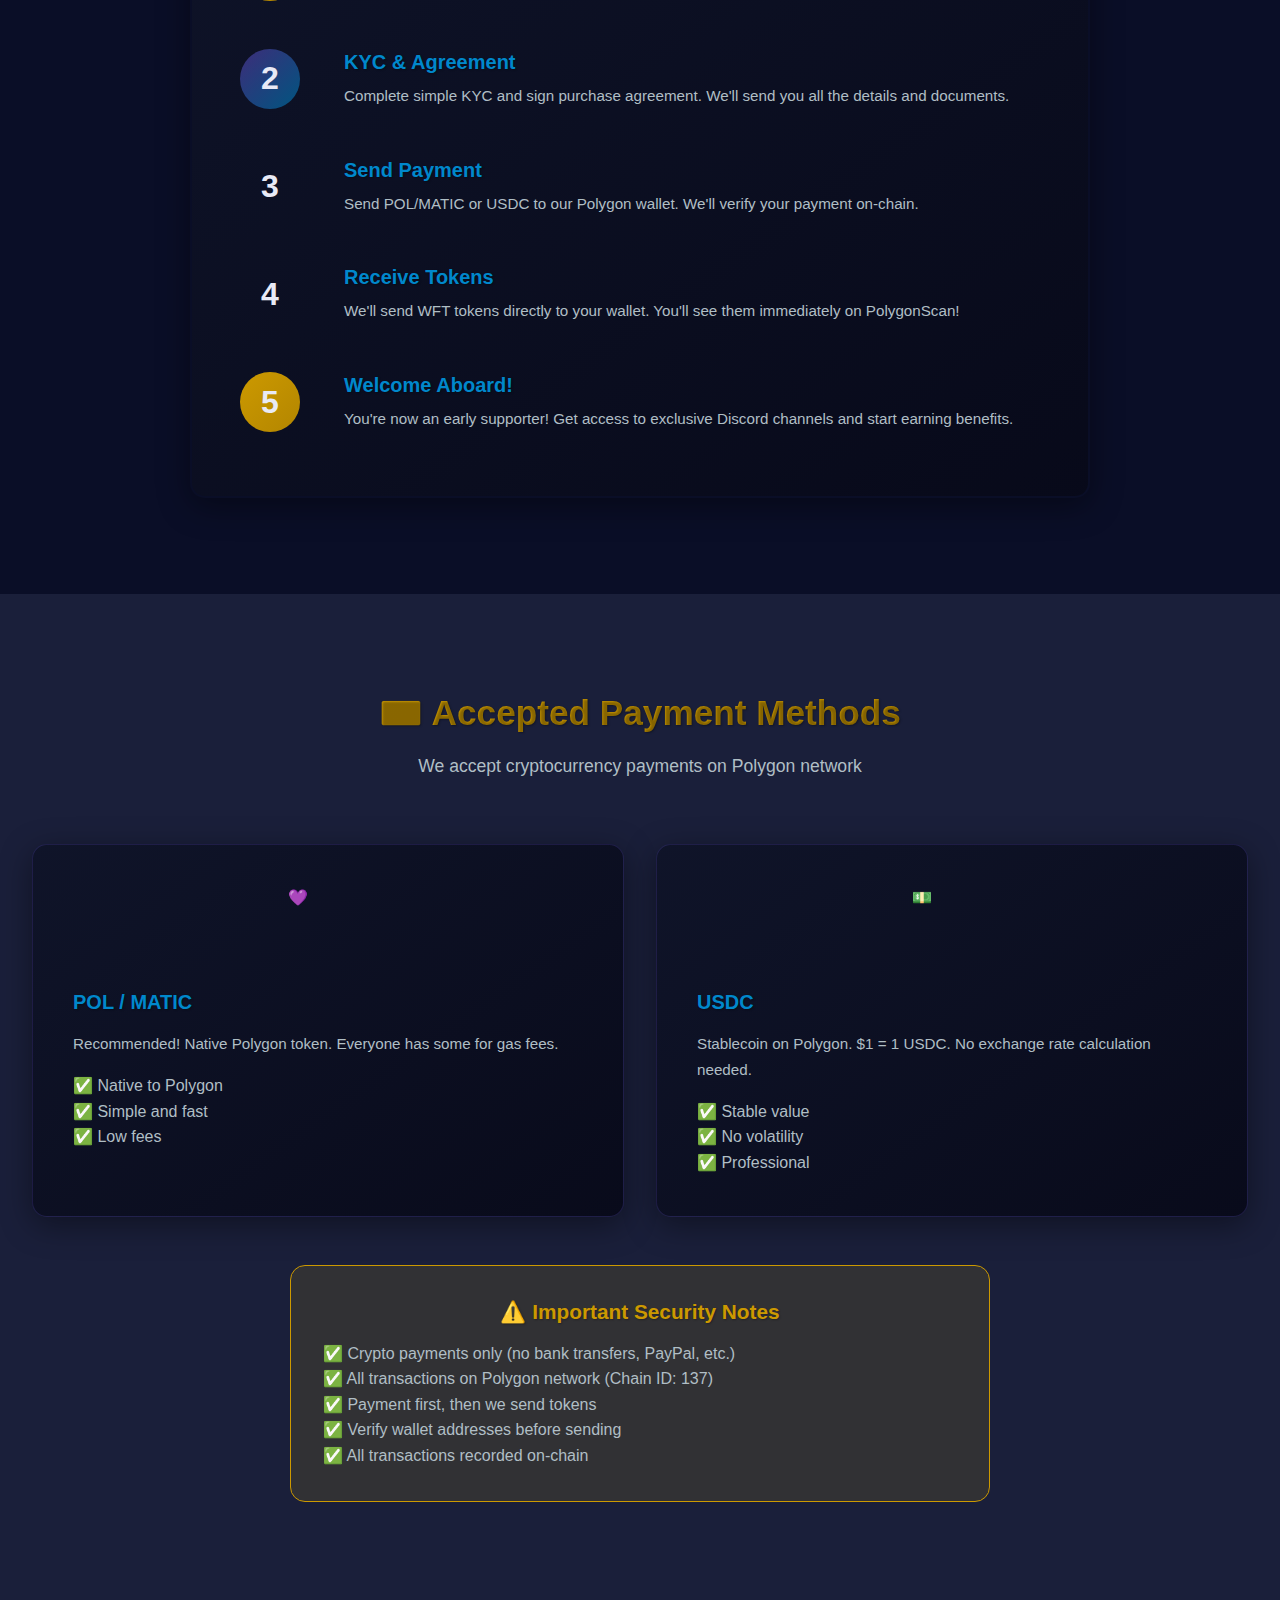
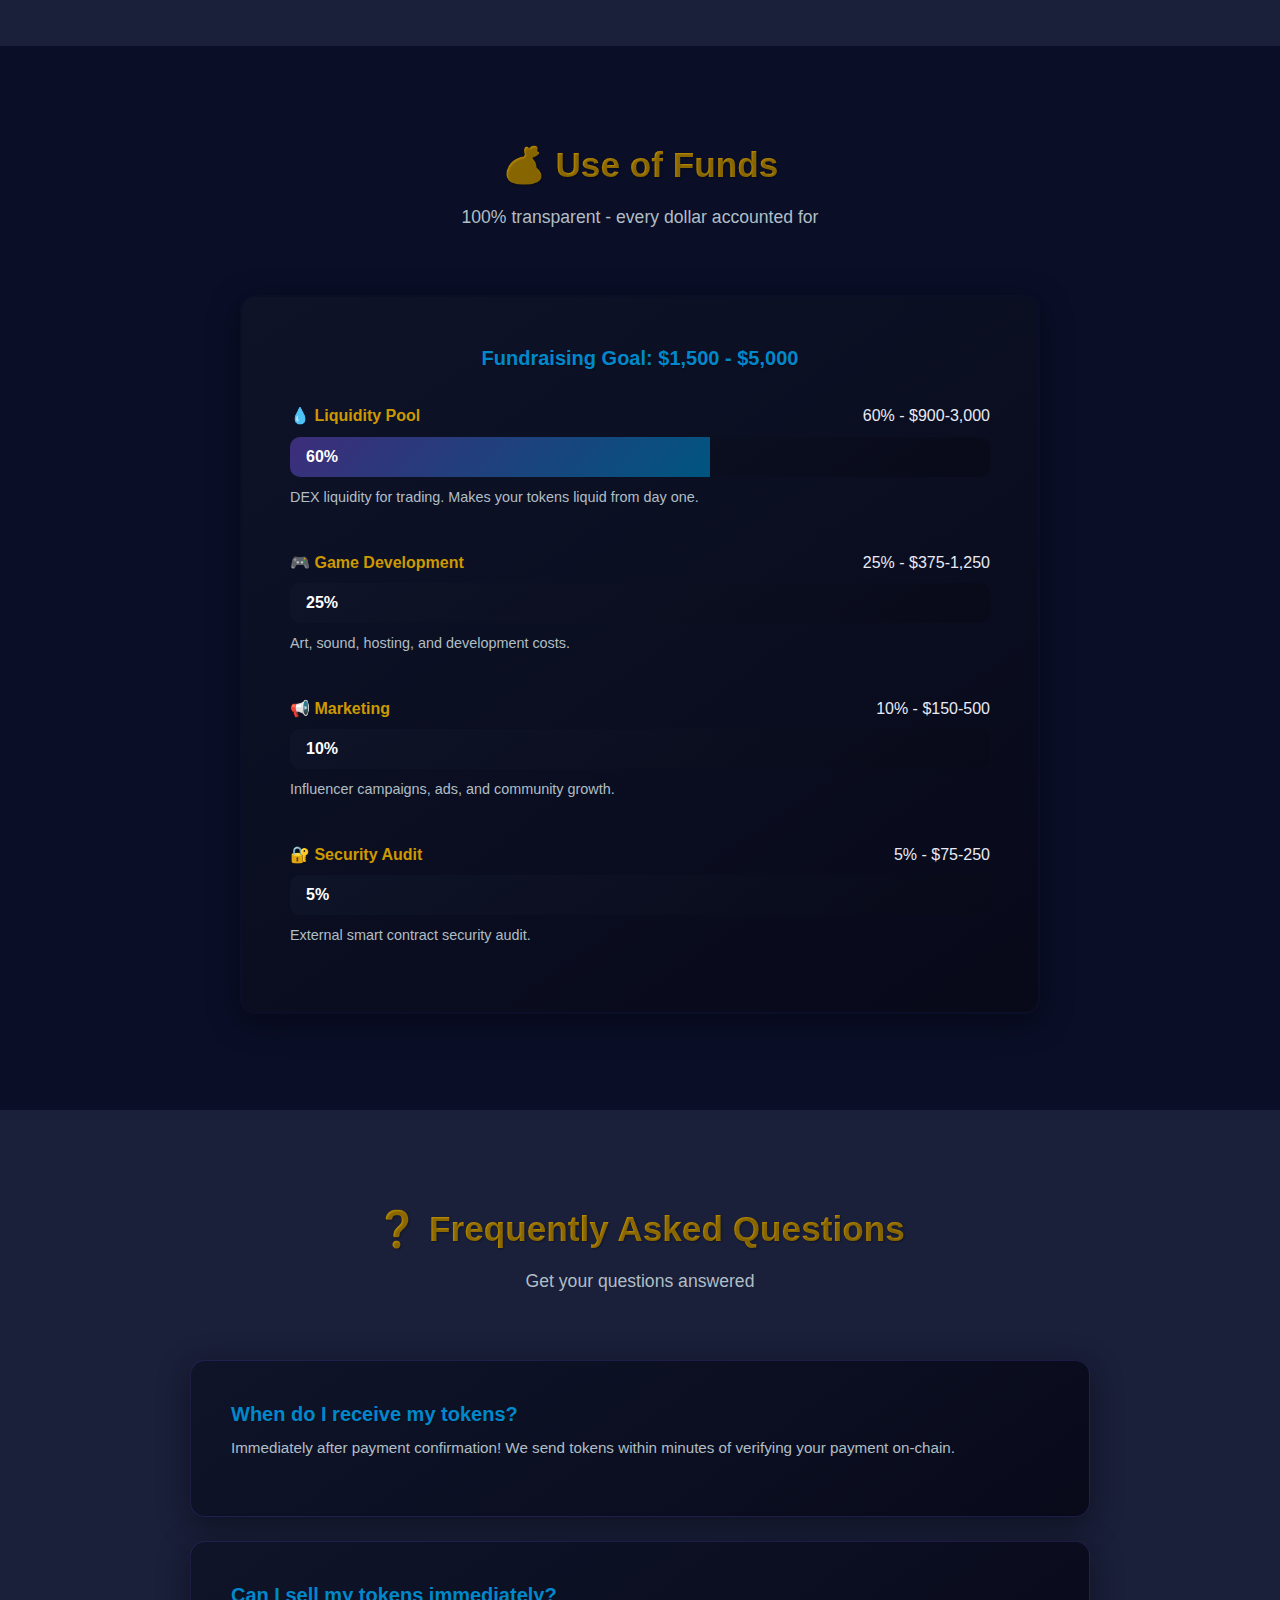
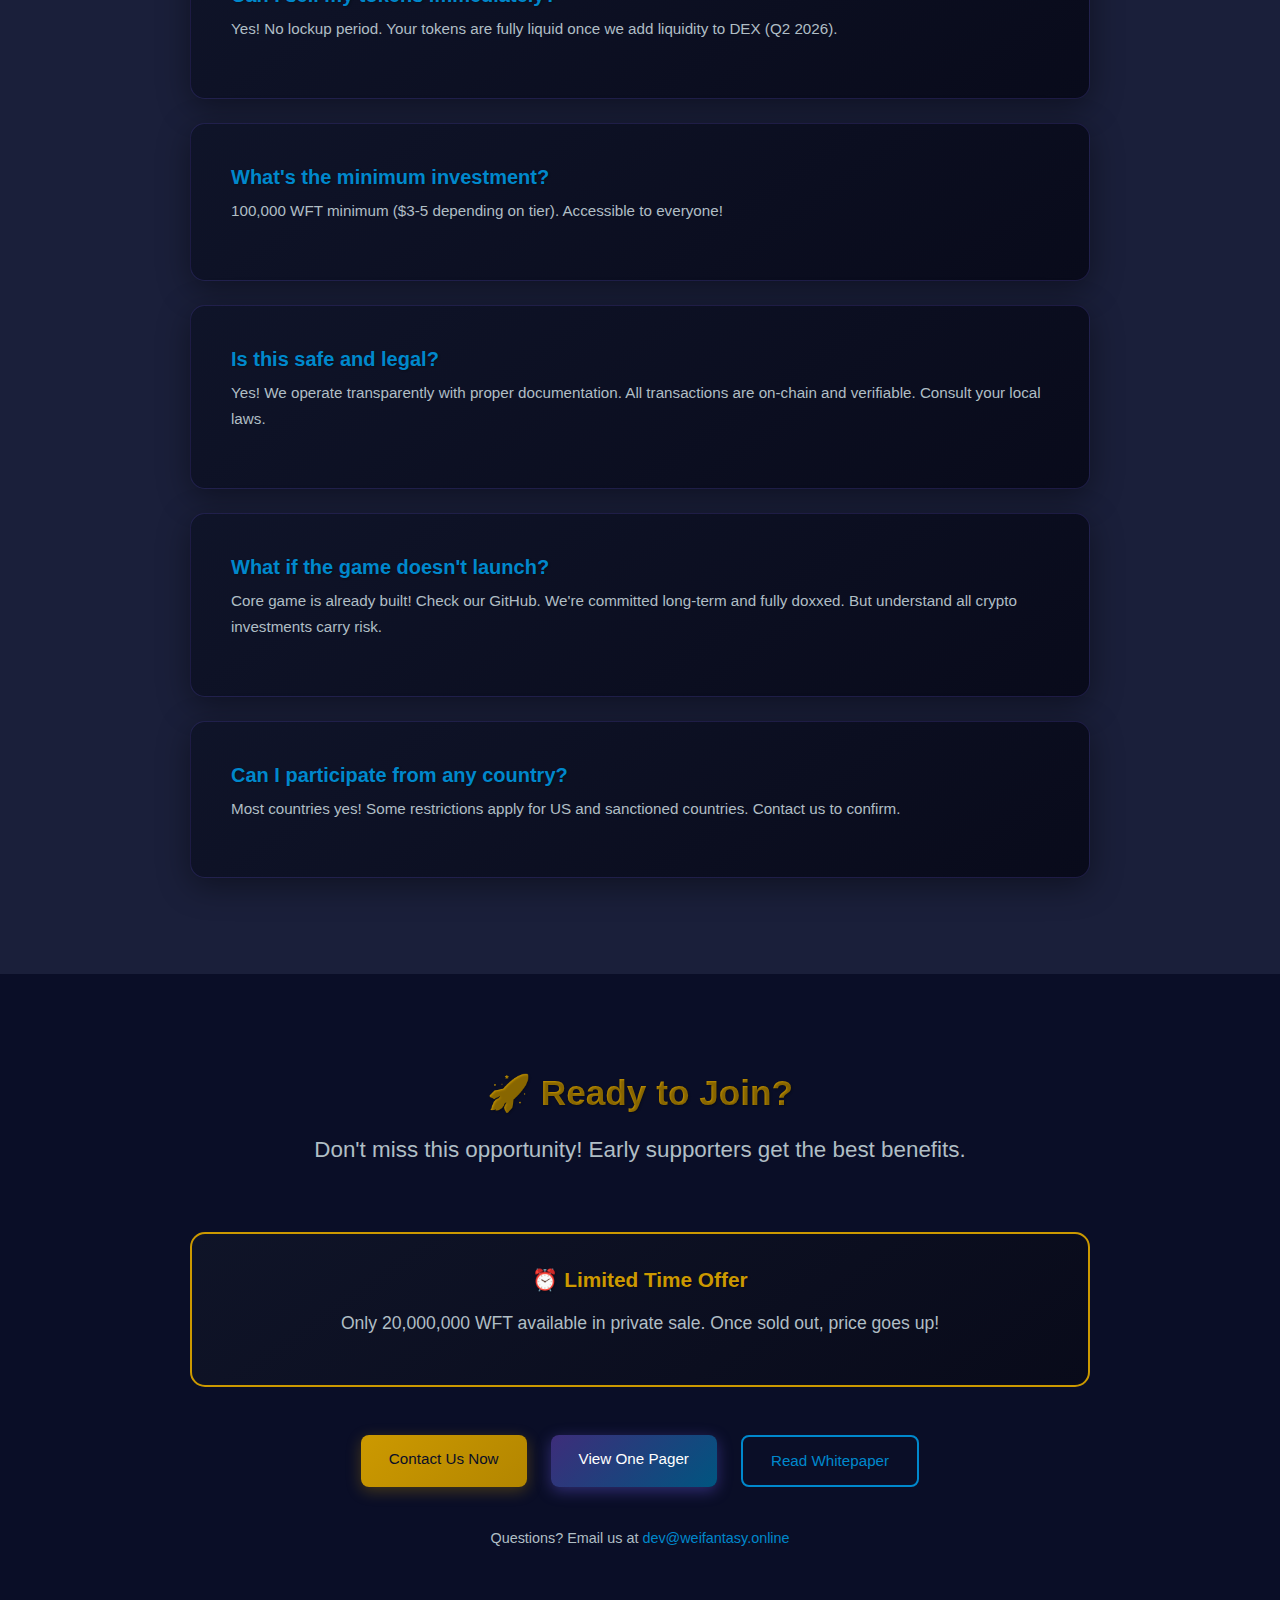
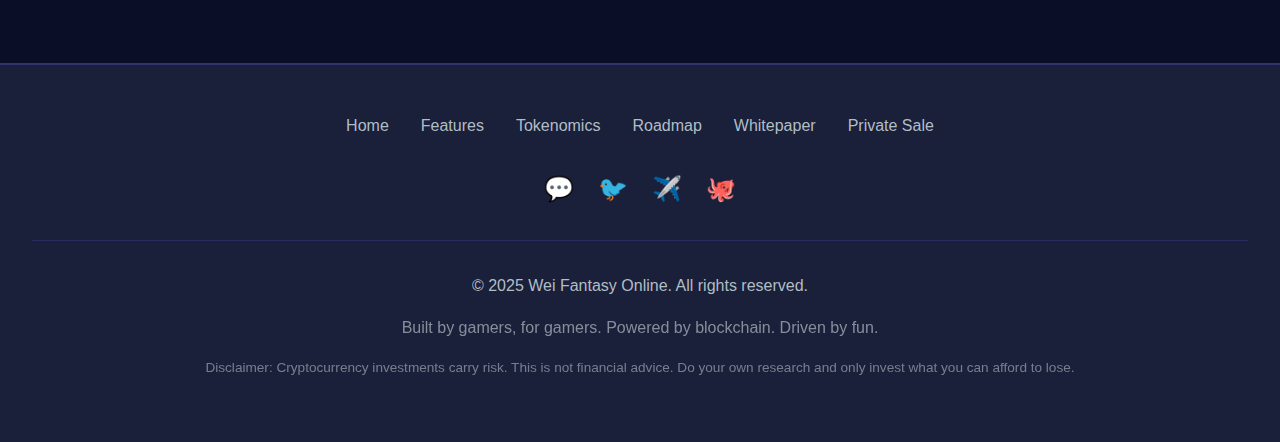
<file: private-sale.html>
<!DOCTYPE html>
<html lang="en">
	<head>
		<meta charset="UTF-8" />
		<meta name="viewport" content="width=device-width, initial-scale=1.0" />
		<title>Private Sale - Wei Fantasy Online</title>
		<meta
			name="description"
			content="Join the Wei Fantasy Online private sale. Get the lowest token prices and exclusive early supporter benefits. Limited spots available!"
		/>
		<link rel="stylesheet" href="assets/css/styles.css" />
	</head>
	<body>
		<!-- Header -->
		<header>
			<nav>
				<div class="logo">Wei Fantasy Online</div>
				<div class="hamburger" onclick="toggleMobileMenu()">
					<span></span>
					<span></span>
					<span></span>
				</div>
				<ul class="nav-links">
					<li><a href="index.html">Home</a></li>
					<li><a href="features.html">Features</a></li>
					<li><a href="tokenomics.html">Tokenomics</a></li>
					<li><a href="roadmap.html">Roadmap</a></li>
					<li><a href="whitepaper.html">Whitepaper</a></li>
					<li>
						<a
							href="private-sale.html"
							class="btn btn-gold active"
							style="padding: 0.5rem 1.5rem"
							>Private Sale</a
						>
					</li>
				</ul>
			</nav>
		</header>

		<!-- Hero Section -->
		<section class="hero" style="min-height: 70vh">
			<img
				src="assets/images/hero-background.jpeg"
				alt="Private Sale"
				class="hero-bg"
			/>
			<div class="hero-content">
				<h1>💎 Private Sale</h1>
				<p class="hero-subtitle">
					🚀 Get In Early - Lowest Prices, Biggest Benefits
				</p>
				<p class="hero-description">
					Limited spots for early supporters. Join the private sale
					and secure your position in the next generation of
					blockchain gaming!
				</p>

				<div class="stats-grid" style="margin-top: 3rem">
					<div class="stat-card">
						<div class="stat-number">40%</div>
						<div class="stat-label">🔥 Discount from DEX Price</div>
					</div>
					<div class="stat-card">
						<div class="stat-number">$0.00003</div>
						<div class="stat-label">💰 Starting Price per WFT</div>
					</div>
					<div class="stat-card">
						<div class="stat-number">20M</div>
						<div class="stat-label">🪙 Tokens Available</div>
					</div>
					<div class="stat-card">
						<div class="stat-number">Limited</div>
						<div class="stat-label">⏰ Time Remaining</div>
					</div>
				</div>
			</div>
		</section>

		<!-- Sale Tiers Section -->
		<section class="section-dark">
			<h2 class="section-title">🎯 Sale Tiers</h2>
			<p class="section-subtitle">
				Three pricing tiers - earlier you join, bigger your discount!
			</p>

			<div class="features-grid">
				<div
					class="feature-card"
					style="
						background: linear-gradient(
							145deg,
							rgba(255, 215, 0, 0.3) 0%,
							rgba(10, 14, 39, 0.9) 100%
						);
						border: 2px solid var(--accent-gold);
					"
				>
					<span class="feature-icon">🌟</span>
					<h3>Tier 1: Super Early Bird</h3>
					<p
						style="
							color: var(--accent-gold);
							font-size: 1.2rem;
							font-weight: bold;
							margin: 1rem 0;
						"
					>
						First $500 Raised
					</p>

					<div
						style="
							font-size: 3rem;
							font-weight: bold;
							color: var(--accent-gold);
							margin: 1.5rem 0;
						"
					>
						$0.00003
					</div>
					<p style="color: var(--text-gray); margin-bottom: 1rem">
						per WFT
					</p>

					<div
						style="
							background: rgba(255, 215, 0, 0.1);
							padding: 1rem;
							border-radius: 10px;
							margin: 1.5rem 0;
						"
					>
						<p style="color: var(--accent-gold); font-weight: bold">
							🎁 40% OFF DEX Price
						</p>
					</div>

					<ul
						style="
							text-align: left;
							color: var(--text-gray);
							list-style: none;
						"
					>
						<li>✅ Min: 100,000 WFT ($3)</li>
						<li>✅ Max: 2,000,000 WFT ($60)</li>
						<li>✅ Lowest price guaranteed</li>
						<li>✅ Founding member NFT</li>
						<li>✅ Exclusive alpha access</li>
						<li>✅ Special in-game items</li>
					</ul>
				</div>

				<div
					class="feature-card"
					style="
						background: linear-gradient(
							145deg,
							rgba(108, 92, 231, 0.3) 0%,
							rgba(10, 14, 39, 0.9) 100%
						);
						border: 2px solid var(--accent-purple);
					"
				>
					<span class="feature-icon">⚡</span>
					<h3>Tier 2: Early Bird</h3>
					<p
						style="
							color: var(--accent-cyan);
							font-size: 1.2rem;
							font-weight: bold;
							margin: 1rem 0;
						"
					>
						Next $1,000 Raised
					</p>

					<div
						style="
							font-size: 3rem;
							font-weight: bold;
							color: var(--accent-cyan);
							margin: 1.5rem 0;
						"
					>
						$0.00004
					</div>
					<p style="color: var(--text-gray); margin-bottom: 1rem">
						per WFT
					</p>

					<div
						style="
							background: rgba(108, 92, 231, 0.2);
							padding: 1rem;
							border-radius: 10px;
							margin: 1.5rem 0;
						"
					>
						<p style="color: var(--accent-cyan); font-weight: bold">
							🎁 20% OFF DEX Price
						</p>
					</div>

					<ul
						style="
							text-align: left;
							color: var(--text-gray);
							list-style: none;
						"
					>
						<li>✅ Min: 100,000 WFT ($4)</li>
						<li>✅ Max: 3,000,000 WFT ($120)</li>
						<li>✅ Great discount</li>
						<li>✅ Early supporter badge</li>
						<li>✅ Beta access</li>
						<li>✅ Bonus in-game currency</li>
					</ul>
				</div>

				<div
					class="feature-card"
					style="
						background: linear-gradient(
							145deg,
							rgba(0, 212, 255, 0.3) 0%,
							rgba(10, 14, 39, 0.9) 100%
						);
						border: 2px solid var(--accent-cyan);
					"
				>
					<span class="feature-icon">🚀</span>
					<h3>Tier 3: Standard</h3>
					<p
						style="
							color: var(--text-light);
							font-size: 1.2rem;
							font-weight: bold;
							margin: 1rem 0;
						"
					>
						Remaining Allocation
					</p>

					<div
						style="
							font-size: 3rem;
							font-weight: bold;
							color: var(--accent-green);
							margin: 1.5rem 0;
						"
					>
						$0.00005
					</div>
					<p style="color: var(--text-gray); margin-bottom: 1rem">
						per WFT
					</p>

					<div
						style="
							background: rgba(0, 212, 255, 0.2);
							padding: 1rem;
							border-radius: 10px;
							margin: 1.5rem 0;
						"
					>
						<p
							style="
								color: var(--accent-green);
								font-weight: bold;
							"
						>
							🎁 Fair Launch Price
						</p>
					</div>

					<ul
						style="
							text-align: left;
							color: var(--text-gray);
							list-style: none;
						"
					>
						<li>✅ Min: 100,000 WFT ($5)</li>
						<li>✅ Max: 5,000,000 WFT ($250)</li>
						<li>✅ Fair price</li>
						<li>✅ Guaranteed allocation</li>
						<li>✅ Early access</li>
						<li>✅ Community perks</li>
					</ul>
				</div>
			</div>
		</section>

		<!-- Early Supporter Benefits -->
		<section class="section-darker">
			<h2 class="section-title">🎁 Exclusive Early Supporter Benefits</h2>
			<p class="section-subtitle">
				Being an early supporter comes with amazing perks!
			</p>

			<div class="features-grid">
				<div class="feature-card magic-border">
					<span class="feature-icon">💰</span>
					<h3>Lowest Token Prices</h3>
					<p style="color: var(--text-gray)">
						Get tokens at 40% discount before public launch. Your
						tokens will be worth more from day one!
					</p>
				</div>

				<div class="feature-card magic-border">
					<span class="feature-icon">🎮</span>
					<h3>Alpha/Beta Access</h3>
					<p style="color: var(--text-gray)">
						Play the game before everyone else. Start earning tokens
						before public launch!
					</p>
				</div>

				<div class="feature-card magic-border">
					<span class="feature-icon">🖼️</span>
					<h3>Founding Member NFT</h3>
					<p style="color: var(--text-gray)">
						Exclusive NFT badge proving you were an early believer.
						Limited to first 100 supporters.
					</p>
				</div>

				<div class="feature-card magic-border">
					<span class="feature-icon">⚔️</span>
					<h3>Special In-Game Items</h3>
					<p style="color: var(--text-gray)">
						Exclusive weapons, armor, and cosmetics only available
						to early supporters. Never available again!
					</p>
				</div>

				<div class="feature-card magic-border">
					<span class="feature-icon">🗳️</span>
					<h3>Community Governance</h3>
					<p style="color: var(--text-gray)">
						Vote on game features, events, and development
						priorities. Shape the future of the game!
					</p>
				</div>

				<div class="feature-card magic-border">
					<span class="feature-icon">💬</span>
					<h3>Priority Support</h3>
					<p style="color: var(--text-gray)">
						Direct line to the dev team. Your feedback matters and
						will be prioritized.
					</p>
				</div>
			</div>
		</section>

		<!-- How to Participate Section -->
		<section class="section-dark">
			<h2 class="section-title">📋 How to Participate</h2>
			<p class="section-subtitle">
				Simple 5-step process to secure your allocation
			</p>

			<div style="max-width: 900px; margin: 0 auto">
				<div class="feature-card magic-border" style="padding: 3rem">
					<div style="display: grid; gap: 2rem">
						<div
							style="
								display: grid;
								grid-template-columns: 80px 1fr;
								gap: 1.5rem;
								align-items: start;
							"
						>
							<div
								style="
									width: 60px;
									height: 60px;
									background: var(--gradient-gold);
									border-radius: 50%;
									display: flex;
									align-items: center;
									justify-content: center;
									font-size: 2rem;
									font-weight: bold;
								"
							>
								1
							</div>
							<div>
								<h3
									style="
										color: var(--accent-cyan);
										margin-bottom: 0.5rem;
									"
								>
									Contact Us
								</h3>
								<p style="color: var(--text-gray)">
									Email us at
									<a
										href="mailto:dev@weifantasy.online"
										style="color: var(--accent-cyan)"
										>dev@weifantasy.online</a
									>
									or join our Discord to express interest.
								</p>
							</div>
						</div>

						<div
							style="
								display: grid;
								grid-template-columns: 80px 1fr;
								gap: 1.5rem;
								align-items: start;
							"
						>
							<div
								style="
									width: 60px;
									height: 60px;
									background: var(--gradient-accent);
									border-radius: 50%;
									display: flex;
									align-items: center;
									justify-content: center;
									font-size: 2rem;
									font-weight: bold;
								"
							>
								2
							</div>
							<div>
								<h3
									style="
										color: var(--accent-cyan);
										margin-bottom: 0.5rem;
									"
								>
									KYC & Agreement
								</h3>
								<p style="color: var(--text-gray)">
									Complete simple KYC and sign purchase
									agreement. We'll send you all the details
									and documents.
								</p>
							</div>
						</div>

						<div
							style="
								display: grid;
								grid-template-columns: 80px 1fr;
								gap: 1.5rem;
								align-items: start;
							"
						>
							<div
								style="
									width: 60px;
									height: 60px;
									background: var(--gradient-3);
									border-radius: 50%;
									display: flex;
									align-items: center;
									justify-content: center;
									font-size: 2rem;
									font-weight: bold;
								"
							>
								3
							</div>
							<div>
								<h3
									style="
										color: var(--accent-cyan);
										margin-bottom: 0.5rem;
									"
								>
									Send Payment
								</h3>
								<p style="color: var(--text-gray)">
									Send POL/MATIC or USDC to our Polygon
									wallet. We'll verify your payment on-chain.
								</p>
							</div>
						</div>

						<div
							style="
								display: grid;
								grid-template-columns: 80px 1fr;
								gap: 1.5rem;
								align-items: start;
							"
						>
							<div
								style="
									width: 60px;
									height: 60px;
									background: var(--gradient-4);
									border-radius: 50%;
									display: flex;
									align-items: center;
									justify-content: center;
									font-size: 2rem;
									font-weight: bold;
								"
							>
								4
							</div>
							<div>
								<h3
									style="
										color: var(--accent-cyan);
										margin-bottom: 0.5rem;
									"
								>
									Receive Tokens
								</h3>
								<p style="color: var(--text-gray)">
									We'll send WFT tokens directly to your
									wallet. You'll see them immediately on
									PolygonScan!
								</p>
							</div>
						</div>

						<div
							style="
								display: grid;
								grid-template-columns: 80px 1fr;
								gap: 1.5rem;
								align-items: start;
							"
						>
							<div
								style="
									width: 60px;
									height: 60px;
									background: var(--gradient-gold);
									border-radius: 50%;
									display: flex;
									align-items: center;
									justify-content: center;
									font-size: 2rem;
									font-weight: bold;
								"
							>
								5
							</div>
							<div>
								<h3
									style="
										color: var(--accent-cyan);
										margin-bottom: 0.5rem;
									"
								>
									Welcome Aboard!
								</h3>
								<p style="color: var(--text-gray)">
									You're now an early supporter! Get access to
									exclusive Discord channels and start earning
									benefits.
								</p>
							</div>
						</div>
					</div>
				</div>
			</div>
		</section>

		<!-- Payment Methods Section -->
		<section class="section-darker">
			<h2 class="section-title">💳 Accepted Payment Methods</h2>
			<p class="section-subtitle">
				We accept cryptocurrency payments on Polygon network
			</p>

			<div
				class="features-grid"
				style="
					grid-template-columns: repeat(auto-fit, minmax(300px, 1fr));
				"
			>
				<div class="feature-card">
					<span class="feature-icon">💜</span>
					<h3>POL / MATIC</h3>
					<p style="color: var(--text-gray); margin-bottom: 1rem">
						Recommended! Native Polygon token. Everyone has some for
						gas fees.
					</p>
					<ul
						style="
							text-align: left;
							color: var(--text-gray);
							list-style: none;
						"
					>
						<li>✅ Native to Polygon</li>
						<li>✅ Simple and fast</li>
						<li>✅ Low fees</li>
					</ul>
				</div>

				<div class="feature-card">
					<span class="feature-icon">💵</span>
					<h3>USDC</h3>
					<p style="color: var(--text-gray); margin-bottom: 1rem">
						Stablecoin on Polygon. $1 = 1 USDC. No exchange rate
						calculation needed.
					</p>
					<ul
						style="
							text-align: left;
							color: var(--text-gray);
							list-style: none;
						"
					>
						<li>✅ Stable value</li>
						<li>✅ No volatility</li>
						<li>✅ Professional</li>
					</ul>
				</div>
			</div>

			<div
				style="
					max-width: 700px;
					margin: 3rem auto;
					padding: 2rem;
					background: rgba(255, 215, 0, 0.1);
					border-radius: 15px;
					border: 1px solid var(--accent-gold);
				"
			>
				<h3
					style="
						color: var(--accent-gold);
						margin-bottom: 1rem;
						text-align: center;
					"
				>
					⚠️ Important Security Notes
				</h3>
				<ul
					style="
						color: var(--text-gray);
						list-style: none;
						text-align: left;
					"
				>
					<li>
						✅ Crypto payments only (no bank transfers, PayPal,
						etc.)
					</li>
					<li>
						✅ All transactions on Polygon network (Chain ID: 137)
					</li>
					<li>✅ Payment first, then we send tokens</li>
					<li>✅ Verify wallet addresses before sending</li>
					<li>✅ All transactions recorded on-chain</li>
				</ul>
			</div>
		</section>

		<!-- Use of Funds Section -->
		<section class="section-dark">
			<h2 class="section-title">💰 Use of Funds</h2>
			<p class="section-subtitle">
				100% transparent - every dollar accounted for
			</p>

			<div style="max-width: 800px; margin: 0 auto">
				<div class="feature-card magic-border" style="padding: 3rem">
					<h3
						style="
							color: var(--accent-cyan);
							margin-bottom: 2rem;
							text-align: center;
						"
					>
						Fundraising Goal: $1,500 - $5,000
					</h3>

					<div style="display: grid; gap: 1.5rem">
						<div>
							<div
								style="
									display: flex;
									justify-content: space-between;
									margin-bottom: 0.5rem;
								"
							>
								<span
									style="
										color: var(--accent-gold);
										font-weight: bold;
									"
									>💧 Liquidity Pool</span
								>
								<span>60% - $900-3,000</span>
							</div>
							<div
								style="
									background: var(--gradient-card);
									height: 40px;
									border-radius: 10px;
									overflow: hidden;
								"
							>
								<div
									style="
										width: 60%;
										height: 100%;
										background: var(--gradient-accent);
										display: flex;
										align-items: center;
										padding-left: 1rem;
										color: white;
										font-weight: bold;
									"
								>
									60%
								</div>
							</div>
							<p
								style="
									color: var(--text-gray);
									font-size: 0.9rem;
									margin-top: 0.5rem;
								"
							>
								DEX liquidity for trading. Makes your tokens
								liquid from day one.
							</p>
						</div>

						<div>
							<div
								style="
									display: flex;
									justify-content: space-between;
									margin-bottom: 0.5rem;
								"
							>
								<span
									style="
										color: var(--accent-gold);
										font-weight: bold;
									"
									>🎮 Game Development</span
								>
								<span>25% - $375-1,250</span>
							</div>
							<div
								style="
									background: var(--gradient-card);
									height: 40px;
									border-radius: 10px;
									overflow: hidden;
								"
							>
								<div
									style="
										width: 25%;
										height: 100%;
										background: var(--gradient-3);
										display: flex;
										align-items: center;
										padding-left: 1rem;
										color: white;
										font-weight: bold;
									"
								>
									25%
								</div>
							</div>
							<p
								style="
									color: var(--text-gray);
									font-size: 0.9rem;
									margin-top: 0.5rem;
								"
							>
								Art, sound, hosting, and development costs.
							</p>
						</div>

						<div>
							<div
								style="
									display: flex;
									justify-content: space-between;
									margin-bottom: 0.5rem;
								"
							>
								<span
									style="
										color: var(--accent-gold);
										font-weight: bold;
									"
									>📢 Marketing</span
								>
								<span>10% - $150-500</span>
							</div>
							<div
								style="
									background: var(--gradient-card);
									height: 40px;
									border-radius: 10px;
									overflow: hidden;
								"
							>
								<div
									style="
										width: 10%;
										height: 100%;
										background: var(--gradient-4);
										display: flex;
										align-items: center;
										padding-left: 1rem;
										color: white;
										font-weight: bold;
									"
								>
									10%
								</div>
							</div>
							<p
								style="
									color: var(--text-gray);
									font-size: 0.9rem;
									margin-top: 0.5rem;
								"
							>
								Influencer campaigns, ads, and community growth.
							</p>
						</div>

						<div>
							<div
								style="
									display: flex;
									justify-content: space-between;
									margin-bottom: 0.5rem;
								"
							>
								<span
									style="
										color: var(--accent-gold);
										font-weight: bold;
									"
									>🔐 Security Audit</span
								>
								<span>5% - $75-250</span>
							</div>
							<div
								style="
									background: var(--gradient-card);
									height: 40px;
									border-radius: 10px;
									overflow: hidden;
								"
							>
								<div
									style="
										width: 5%;
										height: 100%;
										background: var(--gradient-2);
										display: flex;
										align-items: center;
										padding-left: 1rem;
										color: white;
										font-weight: bold;
									"
								>
									5%
								</div>
							</div>
							<p
								style="
									color: var(--text-gray);
									font-size: 0.9rem;
									margin-top: 0.5rem;
								"
							>
								External smart contract security audit.
							</p>
						</div>
					</div>
				</div>
			</div>
		</section>

		<!-- FAQ Section -->
		<section class="section-darker">
			<h2 class="section-title">❓ Frequently Asked Questions</h2>
			<p class="section-subtitle">Get your questions answered</p>

			<div
				style="
					max-width: 900px;
					margin: 0 auto;
					display: grid;
					gap: 1.5rem;
				"
			>
				<div class="feature-card">
					<h3
						style="color: var(--accent-cyan); margin-bottom: 0.5rem"
					>
						When do I receive my tokens?
					</h3>
					<p style="color: var(--text-gray)">
						Immediately after payment confirmation! We send tokens
						within minutes of verifying your payment on-chain.
					</p>
				</div>

				<div class="feature-card">
					<h3
						style="color: var(--accent-cyan); margin-bottom: 0.5rem"
					>
						Can I sell my tokens immediately?
					</h3>
					<p style="color: var(--text-gray)">
						Yes! No lockup period. Your tokens are fully liquid once
						we add liquidity to DEX (Q2 2026).
					</p>
				</div>

				<div class="feature-card">
					<h3
						style="color: var(--accent-cyan); margin-bottom: 0.5rem"
					>
						What's the minimum investment?
					</h3>
					<p style="color: var(--text-gray)">
						100,000 WFT minimum ($3-5 depending on tier). Accessible
						to everyone!
					</p>
				</div>

				<div class="feature-card">
					<h3
						style="color: var(--accent-cyan); margin-bottom: 0.5rem"
					>
						Is this safe and legal?
					</h3>
					<p style="color: var(--text-gray)">
						Yes! We operate transparently with proper documentation.
						All transactions are on-chain and verifiable. Consult
						your local laws.
					</p>
				</div>

				<div class="feature-card">
					<h3
						style="color: var(--accent-cyan); margin-bottom: 0.5rem"
					>
						What if the game doesn't launch?
					</h3>
					<p style="color: var(--text-gray)">
						Core game is already built! Check our GitHub. We're
						committed long-term and fully doxxed. But understand all
						crypto investments carry risk.
					</p>
				</div>

				<div class="feature-card">
					<h3
						style="color: var(--accent-cyan); margin-bottom: 0.5rem"
					>
						Can I participate from any country?
					</h3>
					<p style="color: var(--text-gray)">
						Most countries yes! Some restrictions apply for US and
						sanctioned countries. Contact us to confirm.
					</p>
				</div>
			</div>
		</section>

		<!-- Final CTA Section -->
		<section class="section-dark">
			<div style="text-align: center; max-width: 900px; margin: 0 auto">
				<h2 class="section-title">🚀 Ready to Join?</h2>
				<p class="section-subtitle" style="font-size: 1.4rem">
					Don't miss this opportunity! Early supporters get the best
					benefits.
				</p>

				<div
					style="
						margin: 3rem 0;
						padding: 2rem;
						background: var(--gradient-card);
						border-radius: 15px;
						border: 2px solid var(--accent-gold);
					"
				>
					<h3 style="color: var(--accent-gold); margin-bottom: 1rem">
						⏰ Limited Time Offer
					</h3>
					<p style="color: var(--text-gray); font-size: 1.1rem">
						Only 20,000,000 WFT available in private sale. Once sold
						out, price goes up!
					</p>
				</div>

				<div class="hero-buttons">
					<a
						href="mailto:dev@weifantasy.online?subject=Private%20Sale%20Interest"
						class="btn btn-gold"
						>Contact Us Now</a
					>
					<a href="one-pager.html" class="btn btn-primary"
						>View One Pager</a
					>
					<a href="whitepaper.html" class="btn btn-secondary"
						>Read Whitepaper</a
					>
				</div>

				<p
					style="
						margin-top: 2rem;
						color: var(--text-gray);
						font-size: 0.9rem;
					"
				>
					Questions? Email us at
					<a
						href="mailto:dev@weifantasy.online"
						style="color: var(--accent-cyan)"
						>dev@weifantasy.online</a
					>
				</p>
			</div>
		</section>

		<!-- Footer -->
		<footer>
			<div class="footer-content">
				<div class="footer-links">
					<a href="index.html">Home</a>
					<a href="features.html">Features</a>
					<a href="tokenomics.html">Tokenomics</a>
					<a href="roadmap.html">Roadmap</a>
					<a href="whitepaper.html">Whitepaper</a>
					<a href="private-sale.html">Private Sale</a>
				</div>

				<div class="social-links">
					<a href="#" title="Discord">💬</a>
					<a href="#" title="Twitter">🐦</a>
					<a href="#" title="Telegram">✈️</a>
					<a href="#" title="GitHub">🐙</a>
				</div>

				<div class="copyright">
					<p>&copy; 2025 Wei Fantasy Online. All rights reserved.</p>
					<p style="margin-top: 0.5rem; opacity: 0.7">
						Built by gamers, for gamers. Powered by blockchain.
						Driven by fun.
					</p>
					<p
						style="
							margin-top: 1rem;
							font-size: 0.85rem;
							opacity: 0.6;
						"
					>
						Disclaimer: Cryptocurrency investments carry risk. This
						is not financial advice. Do your own research and only
						invest what you can afford to lose.
					</p>
				</div>
			</div>
		</footer>
	</body>
</html>
</file>
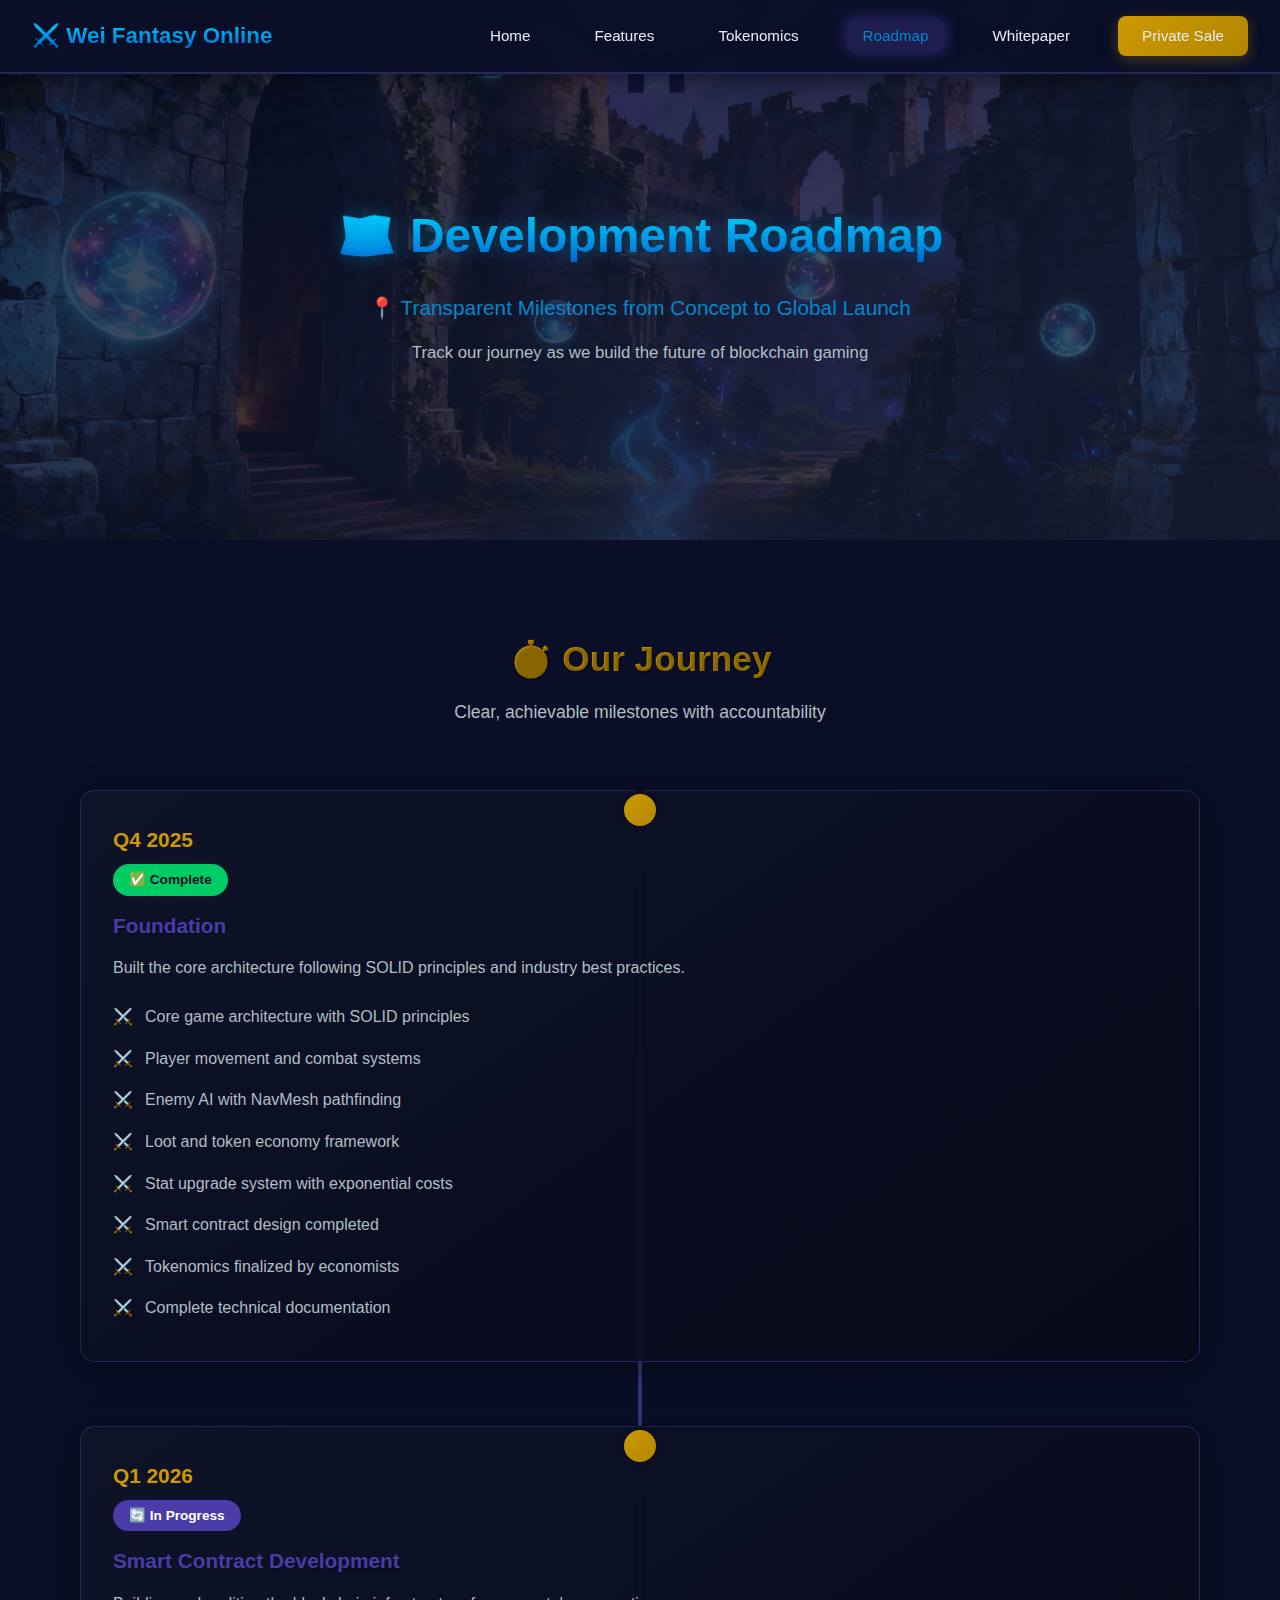
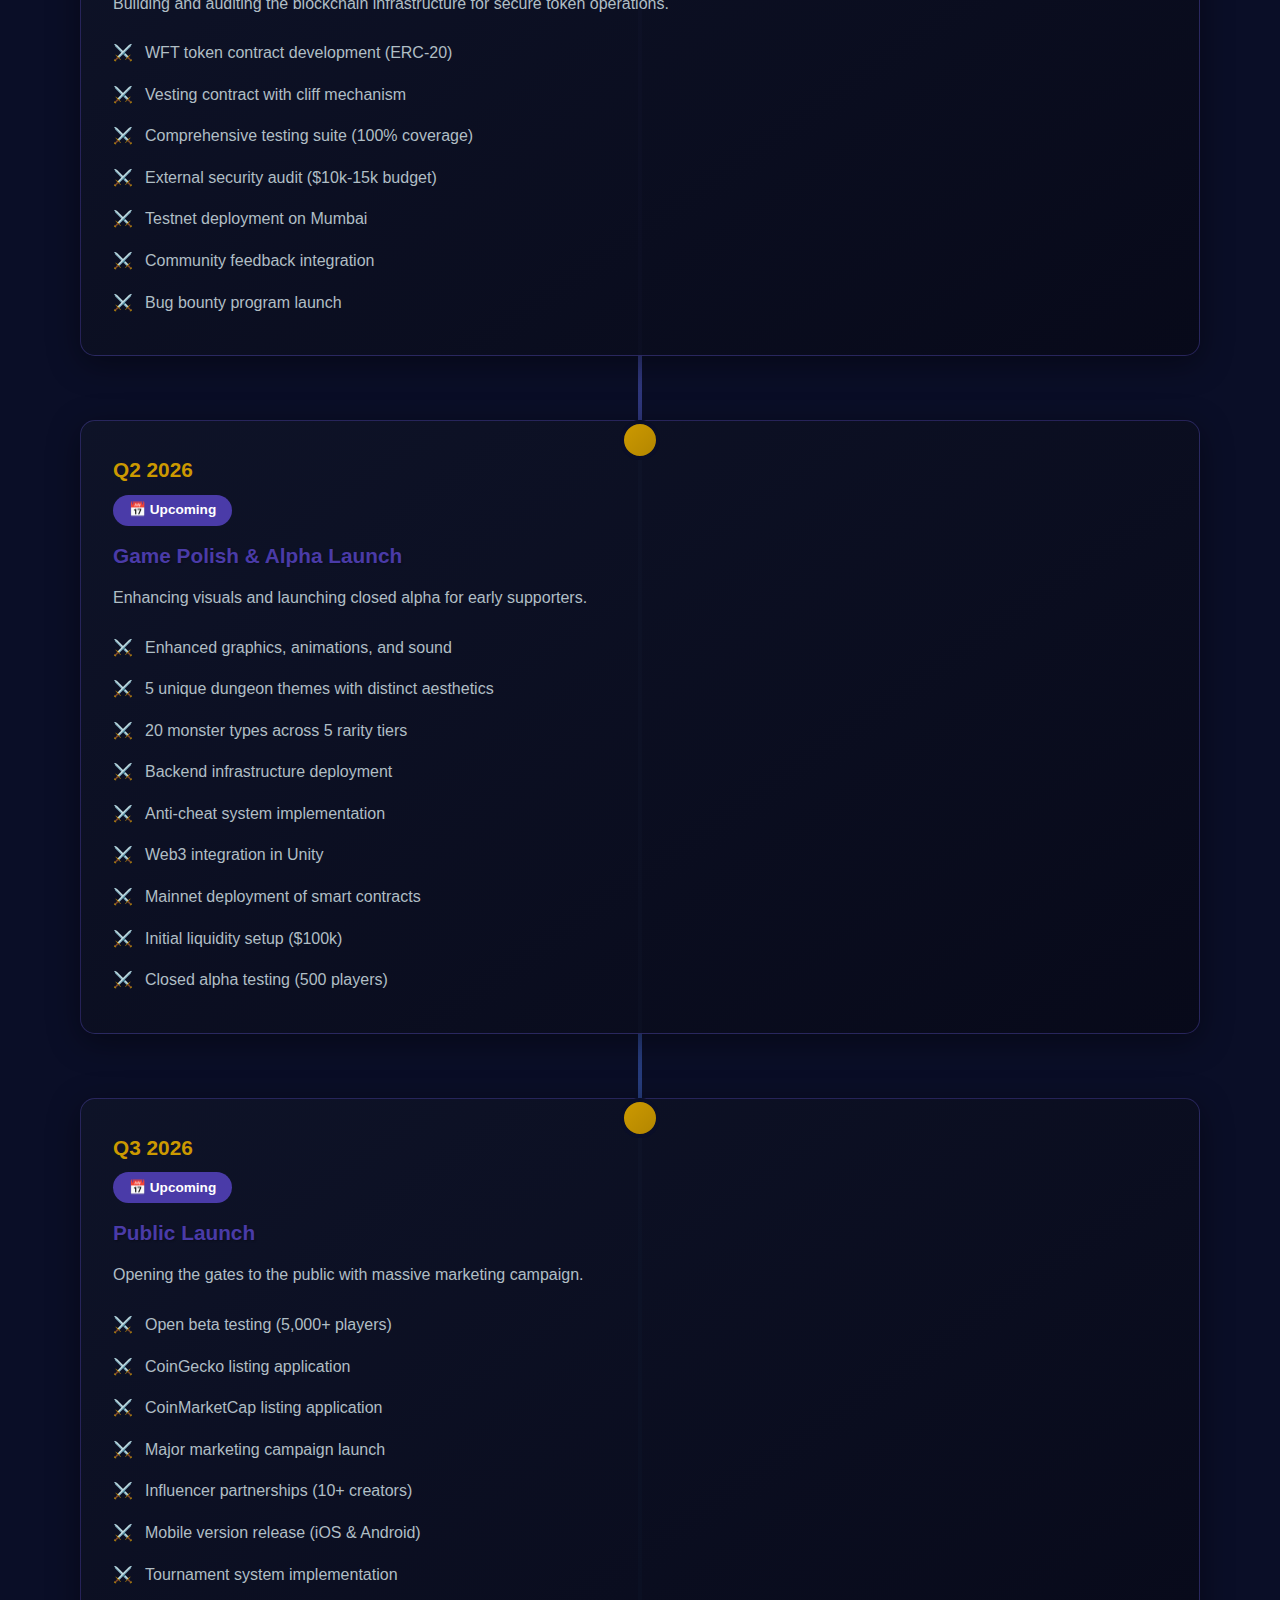
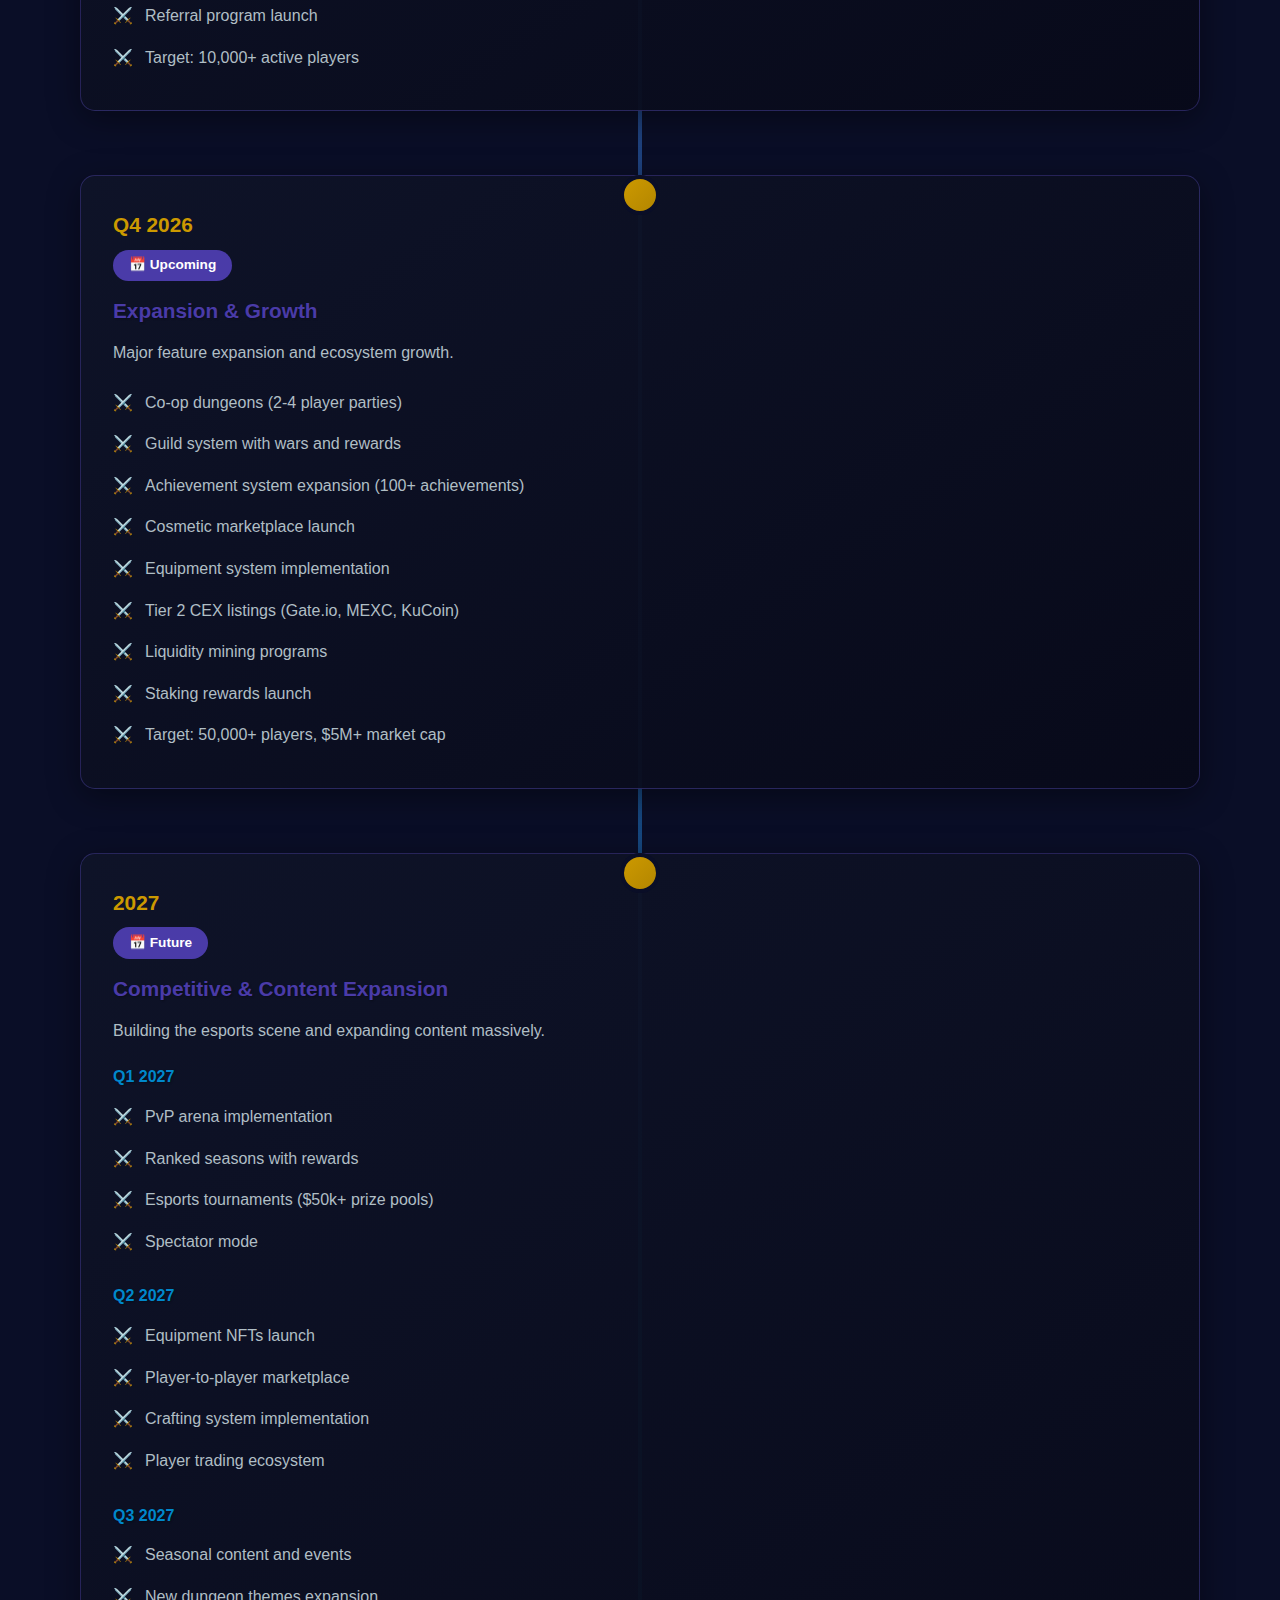
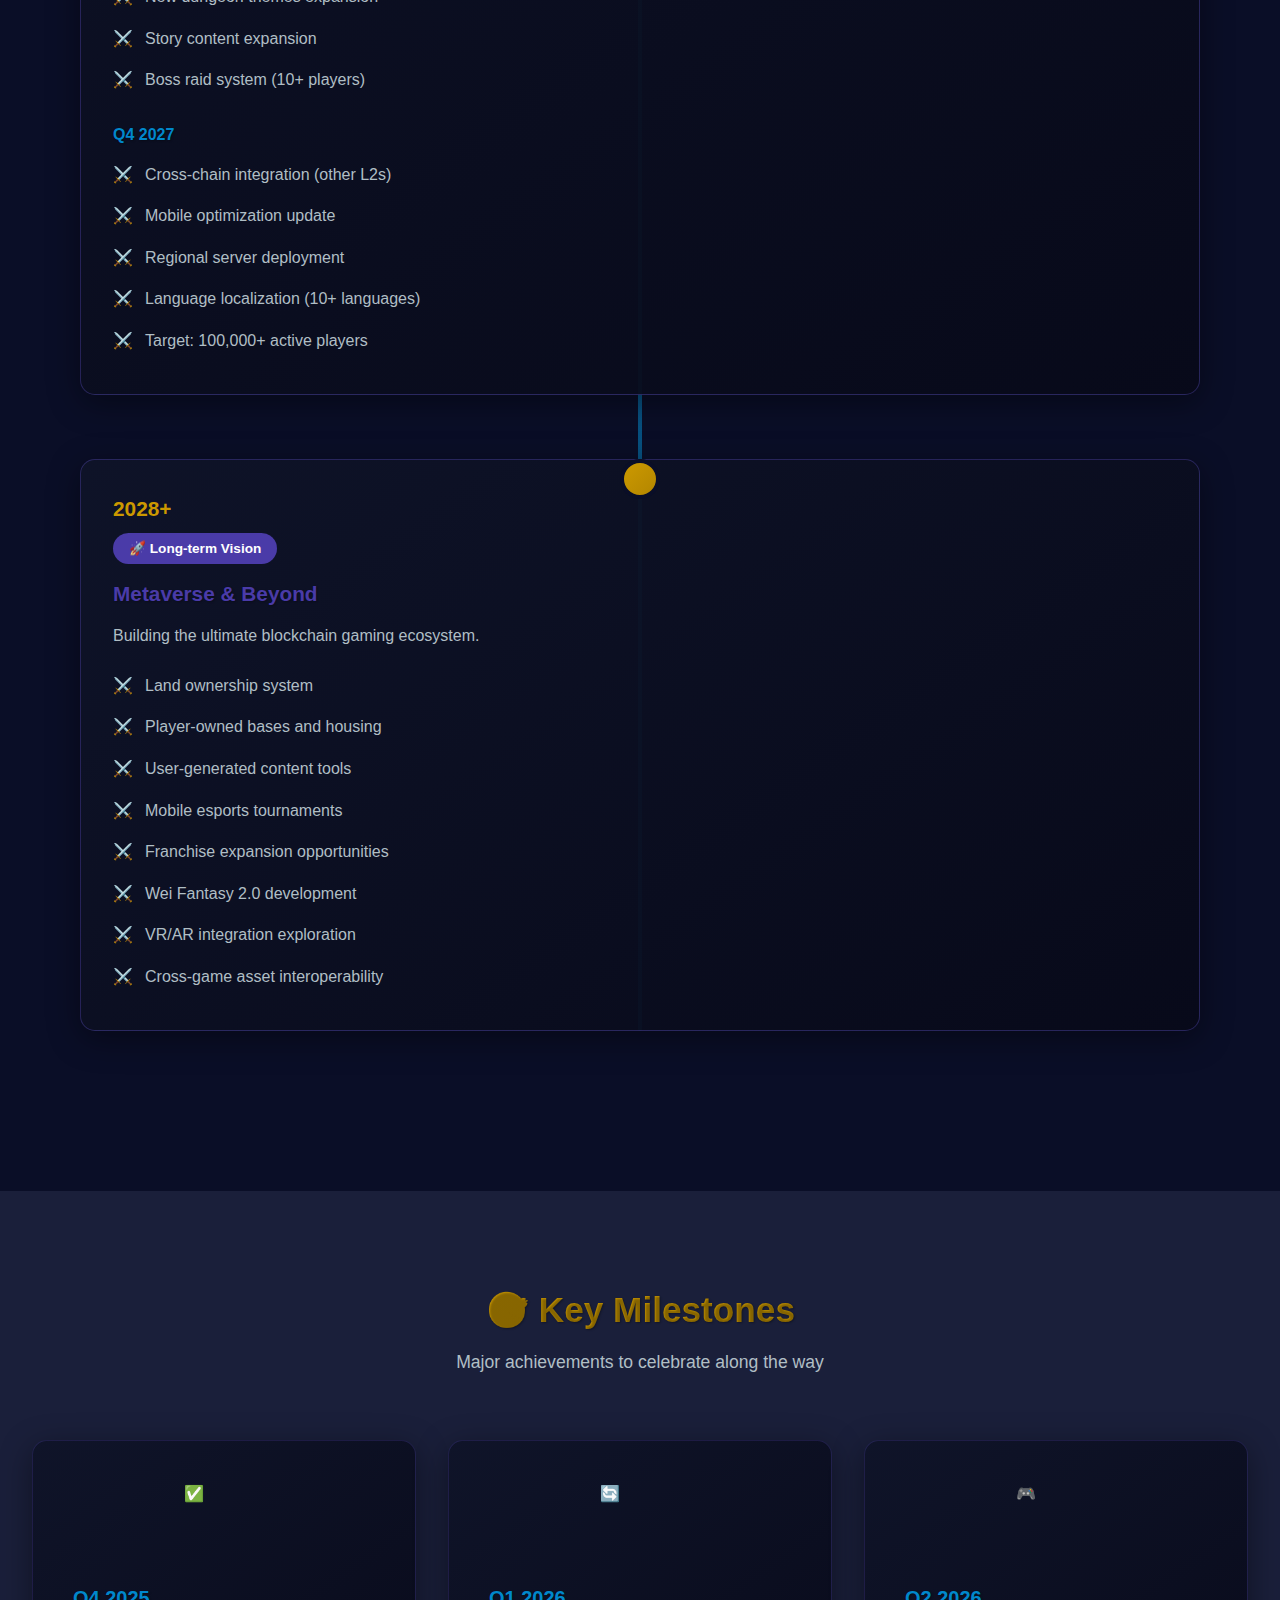
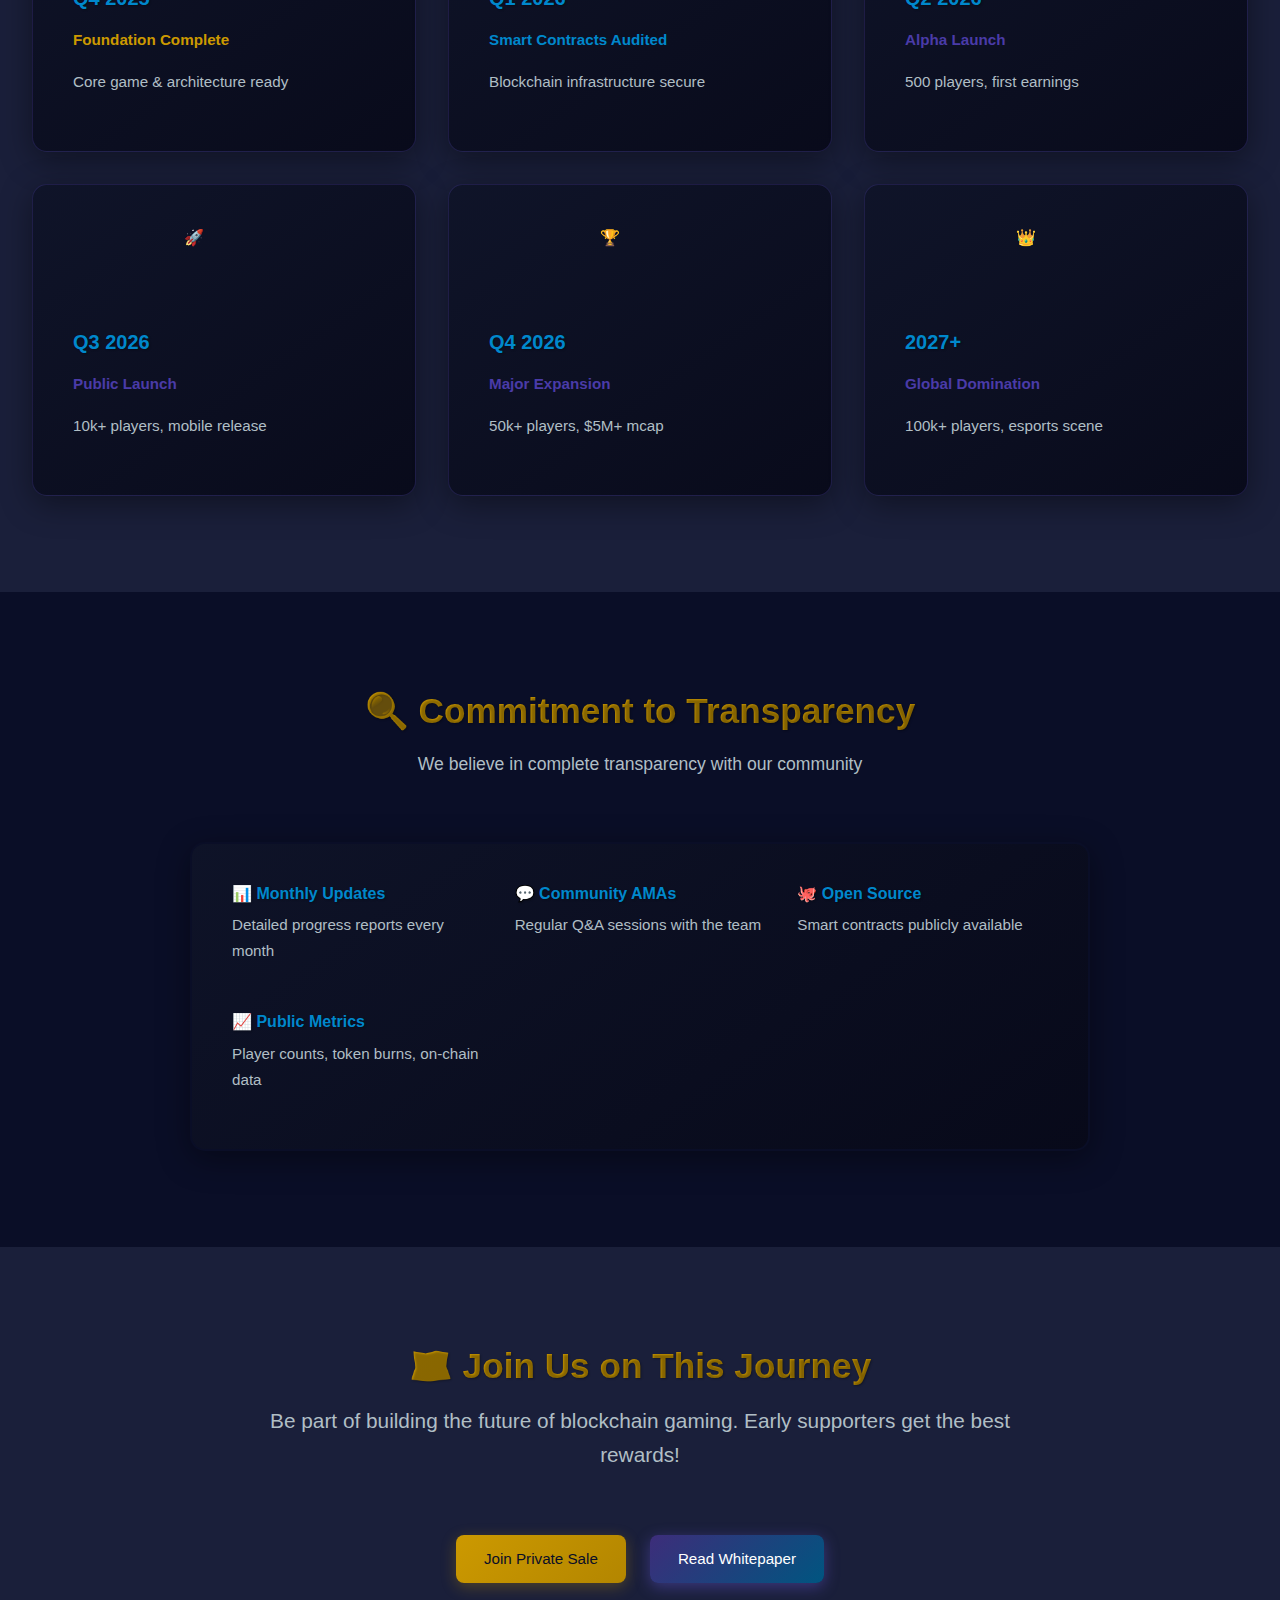
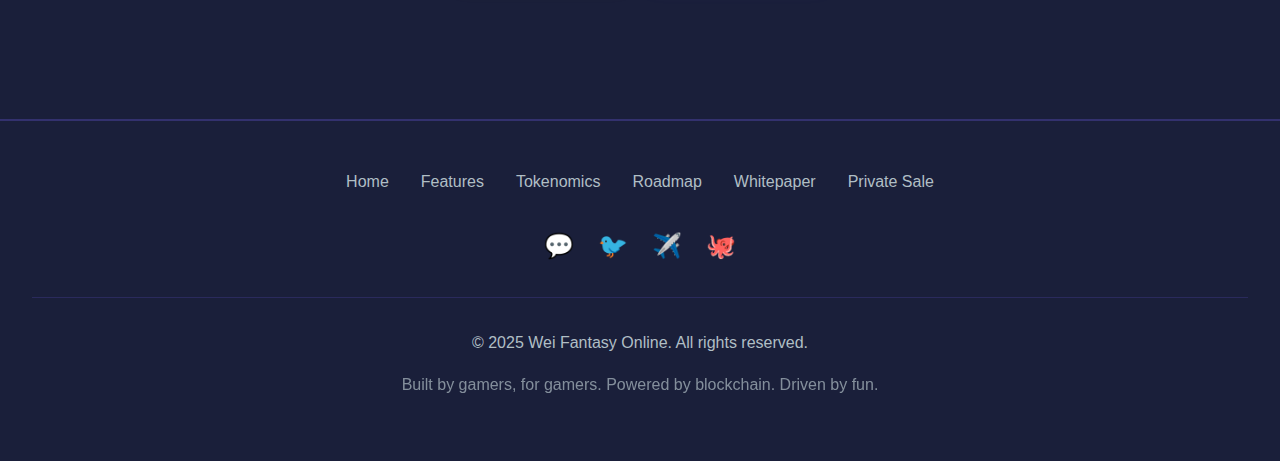
<file: roadmap.html>
<!DOCTYPE html>
<html lang="en">
	<head>
		<meta charset="UTF-8" />
		<meta name="viewport" content="width=device-width, initial-scale=1.0" />
		<title>Roadmap - Wei Fantasy Online</title>
		<meta
			name="description"
			content="Wei Fantasy Online development roadmap. Transparent milestones from concept to global launch. Track our progress!"
		/>
		<link rel="stylesheet" href="assets/css/styles.css" />
	</head>
	<body>
		<!-- Header -->
		<header>
			<nav>
				<div class="logo">⚔️ Wei Fantasy Online</div>
				<div class="hamburger" onclick="toggleMobileMenu()">
					<span></span>
					<span></span>
					<span></span>
				</div>
				<ul class="nav-links">
					<li><a href="index.html">Home</a></li>
					<li><a href="features.html">Features</a></li>
					<li><a href="tokenomics.html">Tokenomics</a></li>
					<li><a href="roadmap.html" class="active">Roadmap</a></li>
					<li><a href="whitepaper.html">Whitepaper</a></li>
					<li>
						<a
							href="private-sale.html"
							class="btn btn-gold"
							style="padding: 0.5rem 1.5rem"
							>Private Sale</a
						>
					</li>
				</ul>
			</nav>
		</header>

		<!-- Hero Section -->
		<section class="hero" style="min-height: 60vh">
			<img
				src="assets/images/hero-background.jpeg"
				alt="Wei Fantasy Roadmap"
				class="hero-bg"
			/>
			<div class="hero-content">
				<h1>🗺️ Development Roadmap</h1>
				<p class="hero-subtitle">
					📍 Transparent Milestones from Concept to Global Launch
				</p>
				<p class="hero-description">
					Track our journey as we build the future of blockchain
					gaming
				</p>
			</div>
		</section>

		<!-- Timeline Section -->
		<section class="section-dark">
			<h2 class="section-title">⏱️ Our Journey</h2>
			<p class="section-subtitle">
				Clear, achievable milestones with accountability
			</p>

			<div class="timeline">
				<!-- Q4 2025 -->
				<div class="timeline-item">
					<div class="timeline-marker"></div>
					<div class="timeline-content">
						<div class="timeline-quarter">Q4 2025</div>
						<span class="timeline-status">✅ Complete</span>
						<h3>Foundation</h3>
						<p style="color: var(--text-gray); margin-bottom: 1rem">
							Built the core architecture following SOLID
							principles and industry best practices.
						</p>
						<ul>
							<li>
								Core game architecture with SOLID principles
							</li>
							<li>Player movement and combat systems</li>
							<li>Enemy AI with NavMesh pathfinding</li>
							<li>Loot and token economy framework</li>
							<li>Stat upgrade system with exponential costs</li>
							<li>Smart contract design completed</li>
							<li>Tokenomics finalized by economists</li>
							<li>Complete technical documentation</li>
						</ul>
					</div>
				</div>

				<!-- Q1 2026 -->
				<div class="timeline-item">
					<div class="timeline-marker"></div>
					<div class="timeline-content">
						<div class="timeline-quarter">Q1 2026</div>
						<span class="timeline-status upcoming"
							>🔄 In Progress</span
						>
						<h3>Smart Contract Development</h3>
						<p style="color: var(--text-gray); margin-bottom: 1rem">
							Building and auditing the blockchain infrastructure
							for secure token operations.
						</p>
						<ul>
							<li>WFT token contract development (ERC-20)</li>
							<li>Vesting contract with cliff mechanism</li>
							<li>Comprehensive testing suite (100% coverage)</li>
							<li>External security audit ($10k-15k budget)</li>
							<li>Testnet deployment on Mumbai</li>
							<li>Community feedback integration</li>
							<li>Bug bounty program launch</li>
						</ul>
					</div>
				</div>

				<!-- Q2 2026 -->
				<div class="timeline-item">
					<div class="timeline-marker"></div>
					<div class="timeline-content">
						<div class="timeline-quarter">Q2 2026</div>
						<span class="timeline-status upcoming"
							>📅 Upcoming</span
						>
						<h3>Game Polish & Alpha Launch</h3>
						<p style="color: var(--text-gray); margin-bottom: 1rem">
							Enhancing visuals and launching closed alpha for
							early supporters.
						</p>
						<ul>
							<li>Enhanced graphics, animations, and sound</li>
							<li>
								5 unique dungeon themes with distinct aesthetics
							</li>
							<li>20 monster types across 5 rarity tiers</li>
							<li>Backend infrastructure deployment</li>
							<li>Anti-cheat system implementation</li>
							<li>Web3 integration in Unity</li>
							<li>Mainnet deployment of smart contracts</li>
							<li>Initial liquidity setup ($100k)</li>
							<li>Closed alpha testing (500 players)</li>
						</ul>
					</div>
				</div>

				<!-- Q3 2026 -->
				<div class="timeline-item">
					<div class="timeline-marker"></div>
					<div class="timeline-content">
						<div class="timeline-quarter">Q3 2026</div>
						<span class="timeline-status upcoming"
							>📅 Upcoming</span
						>
						<h3>Public Launch</h3>
						<p style="color: var(--text-gray); margin-bottom: 1rem">
							Opening the gates to the public with massive
							marketing campaign.
						</p>
						<ul>
							<li>Open beta testing (5,000+ players)</li>
							<li>CoinGecko listing application</li>
							<li>CoinMarketCap listing application</li>
							<li>Major marketing campaign launch</li>
							<li>Influencer partnerships (10+ creators)</li>
							<li>Mobile version release (iOS & Android)</li>
							<li>Tournament system implementation</li>
							<li>Referral program launch</li>
							<li>Target: 10,000+ active players</li>
						</ul>
					</div>
				</div>

				<!-- Q4 2026 -->
				<div class="timeline-item">
					<div class="timeline-marker"></div>
					<div class="timeline-content">
						<div class="timeline-quarter">Q4 2026</div>
						<span class="timeline-status upcoming"
							>📅 Upcoming</span
						>
						<h3>Expansion & Growth</h3>
						<p style="color: var(--text-gray); margin-bottom: 1rem">
							Major feature expansion and ecosystem growth.
						</p>
						<ul>
							<li>Co-op dungeons (2-4 player parties)</li>
							<li>Guild system with wars and rewards</li>
							<li>
								Achievement system expansion (100+ achievements)
							</li>
							<li>Cosmetic marketplace launch</li>
							<li>Equipment system implementation</li>
							<li>Tier 2 CEX listings (Gate.io, MEXC, KuCoin)</li>
							<li>Liquidity mining programs</li>
							<li>Staking rewards launch</li>
							<li>Target: 50,000+ players, $5M+ market cap</li>
						</ul>
					</div>
				</div>

				<!-- 2027 -->
				<div class="timeline-item">
					<div class="timeline-marker"></div>
					<div class="timeline-content">
						<div class="timeline-quarter">2027</div>
						<span class="timeline-status upcoming">📅 Future</span>
						<h3>Competitive & Content Expansion</h3>
						<p style="color: var(--text-gray); margin-bottom: 1rem">
							Building the esports scene and expanding content
							massively.
						</p>

						<h4
							style="
								color: var(--accent-cyan);
								margin-top: 1.5rem;
								margin-bottom: 0.5rem;
							"
						>
							Q1 2027
						</h4>
						<ul style="margin-bottom: 1.5rem">
							<li>PvP arena implementation</li>
							<li>Ranked seasons with rewards</li>
							<li>Esports tournaments ($50k+ prize pools)</li>
							<li>Spectator mode</li>
						</ul>

						<h4
							style="
								color: var(--accent-cyan);
								margin-bottom: 0.5rem;
							"
						>
							Q2 2027
						</h4>
						<ul style="margin-bottom: 1.5rem">
							<li>Equipment NFTs launch</li>
							<li>Player-to-player marketplace</li>
							<li>Crafting system implementation</li>
							<li>Player trading ecosystem</li>
						</ul>

						<h4
							style="
								color: var(--accent-cyan);
								margin-bottom: 0.5rem;
							"
						>
							Q3 2027
						</h4>
						<ul style="margin-bottom: 1.5rem">
							<li>Seasonal content and events</li>
							<li>New dungeon themes expansion</li>
							<li>Story content expansion</li>
							<li>Boss raid system (10+ players)</li>
						</ul>

						<h4
							style="
								color: var(--accent-cyan);
								margin-bottom: 0.5rem;
							"
						>
							Q4 2027
						</h4>
						<ul>
							<li>Cross-chain integration (other L2s)</li>
							<li>Mobile optimization update</li>
							<li>Regional server deployment</li>
							<li>Language localization (10+ languages)</li>
							<li>Target: 100,000+ active players</li>
						</ul>
					</div>
				</div>

				<!-- 2028+ -->
				<div class="timeline-item">
					<div class="timeline-marker"></div>
					<div class="timeline-content">
						<div class="timeline-quarter">2028+</div>
						<span class="timeline-status upcoming"
							>🚀 Long-term Vision</span
						>
						<h3>Metaverse & Beyond</h3>
						<p style="color: var(--text-gray); margin-bottom: 1rem">
							Building the ultimate blockchain gaming ecosystem.
						</p>
						<ul>
							<li>Land ownership system</li>
							<li>Player-owned bases and housing</li>
							<li>User-generated content tools</li>
							<li>Mobile esports tournaments</li>
							<li>Franchise expansion opportunities</li>
							<li>Wei Fantasy 2.0 development</li>
							<li>VR/AR integration exploration</li>
							<li>Cross-game asset interoperability</li>
						</ul>
					</div>
				</div>
			</div>
		</section>

		<!-- Milestones Summary -->
		<section class="section-darker">
			<h2 class="section-title">🎯 Key Milestones</h2>
			<p class="section-subtitle">
				Major achievements to celebrate along the way
			</p>

			<div class="features-grid">
				<div class="feature-card">
					<span class="feature-icon">✅</span>
					<h3>Q4 2025</h3>
					<p style="color: var(--accent-gold); font-weight: bold">
						Foundation Complete
					</p>
					<p style="color: var(--text-gray); margin-top: 0.5rem">
						Core game & architecture ready
					</p>
				</div>

				<div class="feature-card">
					<span class="feature-icon">🔄</span>
					<h3>Q1 2026</h3>
					<p style="color: var(--accent-cyan); font-weight: bold">
						Smart Contracts Audited
					</p>
					<p style="color: var(--text-gray); margin-top: 0.5rem">
						Blockchain infrastructure secure
					</p>
				</div>

				<div class="feature-card">
					<span class="feature-icon">🎮</span>
					<h3>Q2 2026</h3>
					<p style="color: var(--accent-purple); font-weight: bold">
						Alpha Launch
					</p>
					<p style="color: var(--text-gray); margin-top: 0.5rem">
						500 players, first earnings
					</p>
				</div>

				<div class="feature-card">
					<span class="feature-icon">🚀</span>
					<h3>Q3 2026</h3>
					<p style="color: var(--accent-purple); font-weight: bold">
						Public Launch
					</p>
					<p style="color: var(--text-gray); margin-top: 0.5rem">
						10k+ players, mobile release
					</p>
				</div>

				<div class="feature-card">
					<span class="feature-icon">🏆</span>
					<h3>Q4 2026</h3>
					<p style="color: var(--accent-purple); font-weight: bold">
						Major Expansion
					</p>
					<p style="color: var(--text-gray); margin-top: 0.5rem">
						50k+ players, $5M+ mcap
					</p>
				</div>

				<div class="feature-card">
					<span class="feature-icon">👑</span>
					<h3>2027+</h3>
					<p style="color: var(--accent-purple); font-weight: bold">
						Global Domination
					</p>
					<p style="color: var(--text-gray); margin-top: 0.5rem">
						100k+ players, esports scene
					</p>
				</div>
			</div>
		</section>

		<!-- Transparency Section -->
		<section class="section-dark">
			<div style="max-width: 900px; margin: 0 auto; text-align: center">
				<h2 class="section-title">🔍 Commitment to Transparency</h2>
				<p class="section-subtitle">
					We believe in complete transparency with our community
				</p>

				<div class="feature-card magic-border">
					<div
						style="
							display: grid;
							grid-template-columns: repeat(
								auto-fit,
								minmax(200px, 1fr)
							);
							gap: 2rem;
							text-align: left;
						"
					>
						<div>
							<h4
								style="
									color: var(--accent-cyan);
									margin-bottom: 0.5rem;
								"
							>
								📊 Monthly Updates
							</h4>
							<p
								style="
									color: var(--text-gray);
									font-size: 0.95rem;
								"
							>
								Detailed progress reports every month
							</p>
						</div>

						<div>
							<h4
								style="
									color: var(--accent-cyan);
									margin-bottom: 0.5rem;
								"
							>
								💬 Community AMAs
							</h4>
							<p
								style="
									color: var(--text-gray);
									font-size: 0.95rem;
								"
							>
								Regular Q&A sessions with the team
							</p>
						</div>

						<div>
							<h4
								style="
									color: var(--accent-cyan);
									margin-bottom: 0.5rem;
								"
							>
								🐙 Open Source
							</h4>
							<p
								style="
									color: var(--text-gray);
									font-size: 0.95rem;
								"
							>
								Smart contracts publicly available
							</p>
						</div>

						<div>
							<h4
								style="
									color: var(--accent-cyan);
									margin-bottom: 0.5rem;
								"
							>
								📈 Public Metrics
							</h4>
							<p
								style="
									color: var(--text-gray);
									font-size: 0.95rem;
								"
							>
								Player counts, token burns, on-chain data
							</p>
						</div>
					</div>
				</div>
			</div>
		</section>

		<!-- CTA Section -->
		<section class="section-darker">
			<div style="text-align: center; max-width: 900px; margin: 0 auto">
				<h2 class="section-title">🗺️ Join Us on This Journey</h2>
				<p class="section-subtitle" style="font-size: 1.3rem">
					Be part of building the future of blockchain gaming. Early
					supporters get the best rewards!
				</p>

				<div class="hero-buttons">
					<a href="private-sale.html" class="btn btn-gold"
						>Join Private Sale</a
					>
					<a href="whitepaper.html" class="btn btn-primary"
						>Read Whitepaper</a
					>
				</div>
			</div>
		</section>

		<!-- Footer -->
		<footer>
			<div class="footer-content">
				<div class="footer-links">
					<a href="index.html">Home</a>
					<a href="features.html">Features</a>
					<a href="tokenomics.html">Tokenomics</a>
					<a href="roadmap.html">Roadmap</a>
					<a href="whitepaper.html">Whitepaper</a>
					<a href="private-sale.html">Private Sale</a>
				</div>

				<div class="social-links">
					<a href="#" title="Discord">💬</a>
					<a href="#" title="Twitter">🐦</a>
					<a href="#" title="Telegram">✈️</a>
					<a href="#" title="GitHub">🐙</a>
				</div>

				<div class="copyright">
					<p>&copy; 2025 Wei Fantasy Online. All rights reserved.</p>
					<p style="margin-top: 0.5rem; opacity: 0.7">
						Built by gamers, for gamers. Powered by blockchain.
						Driven by fun.
					</p>
				</div>
			</div>
		</footer>
	</body>
</html>
</file>
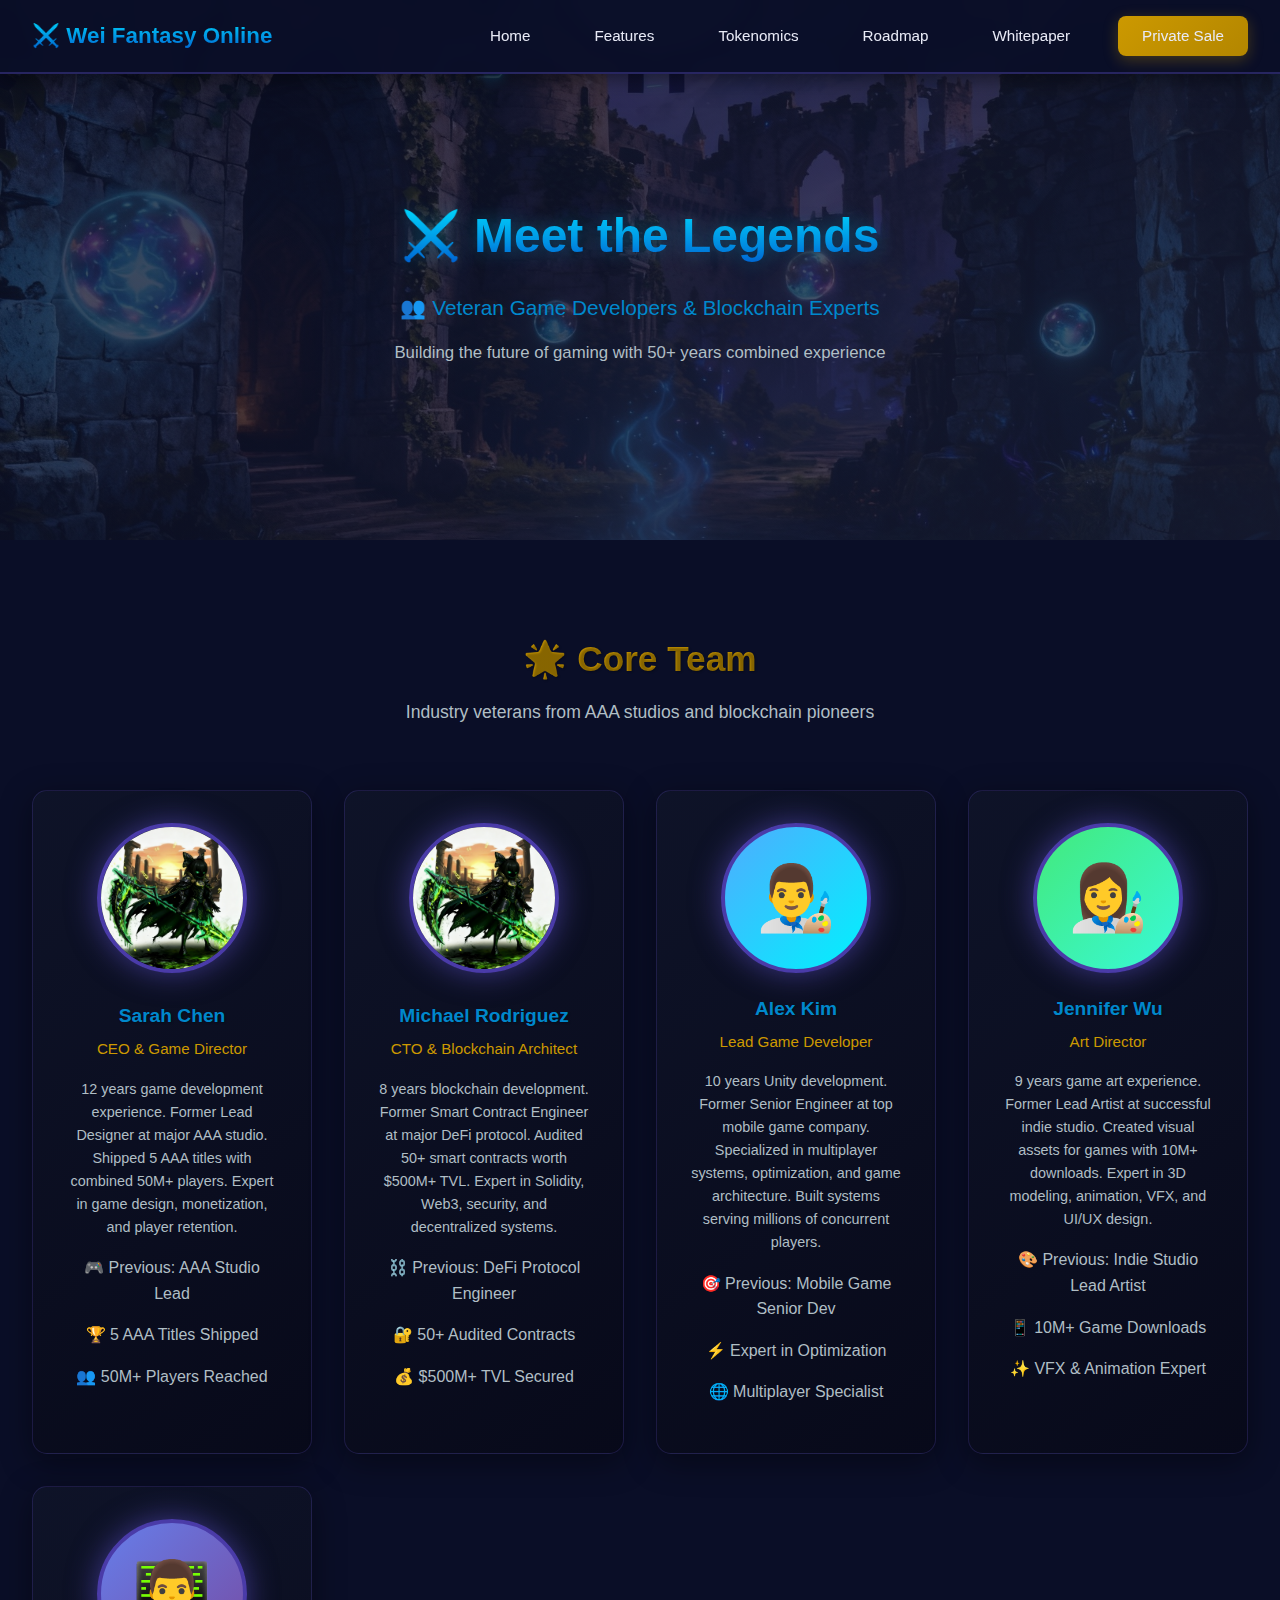
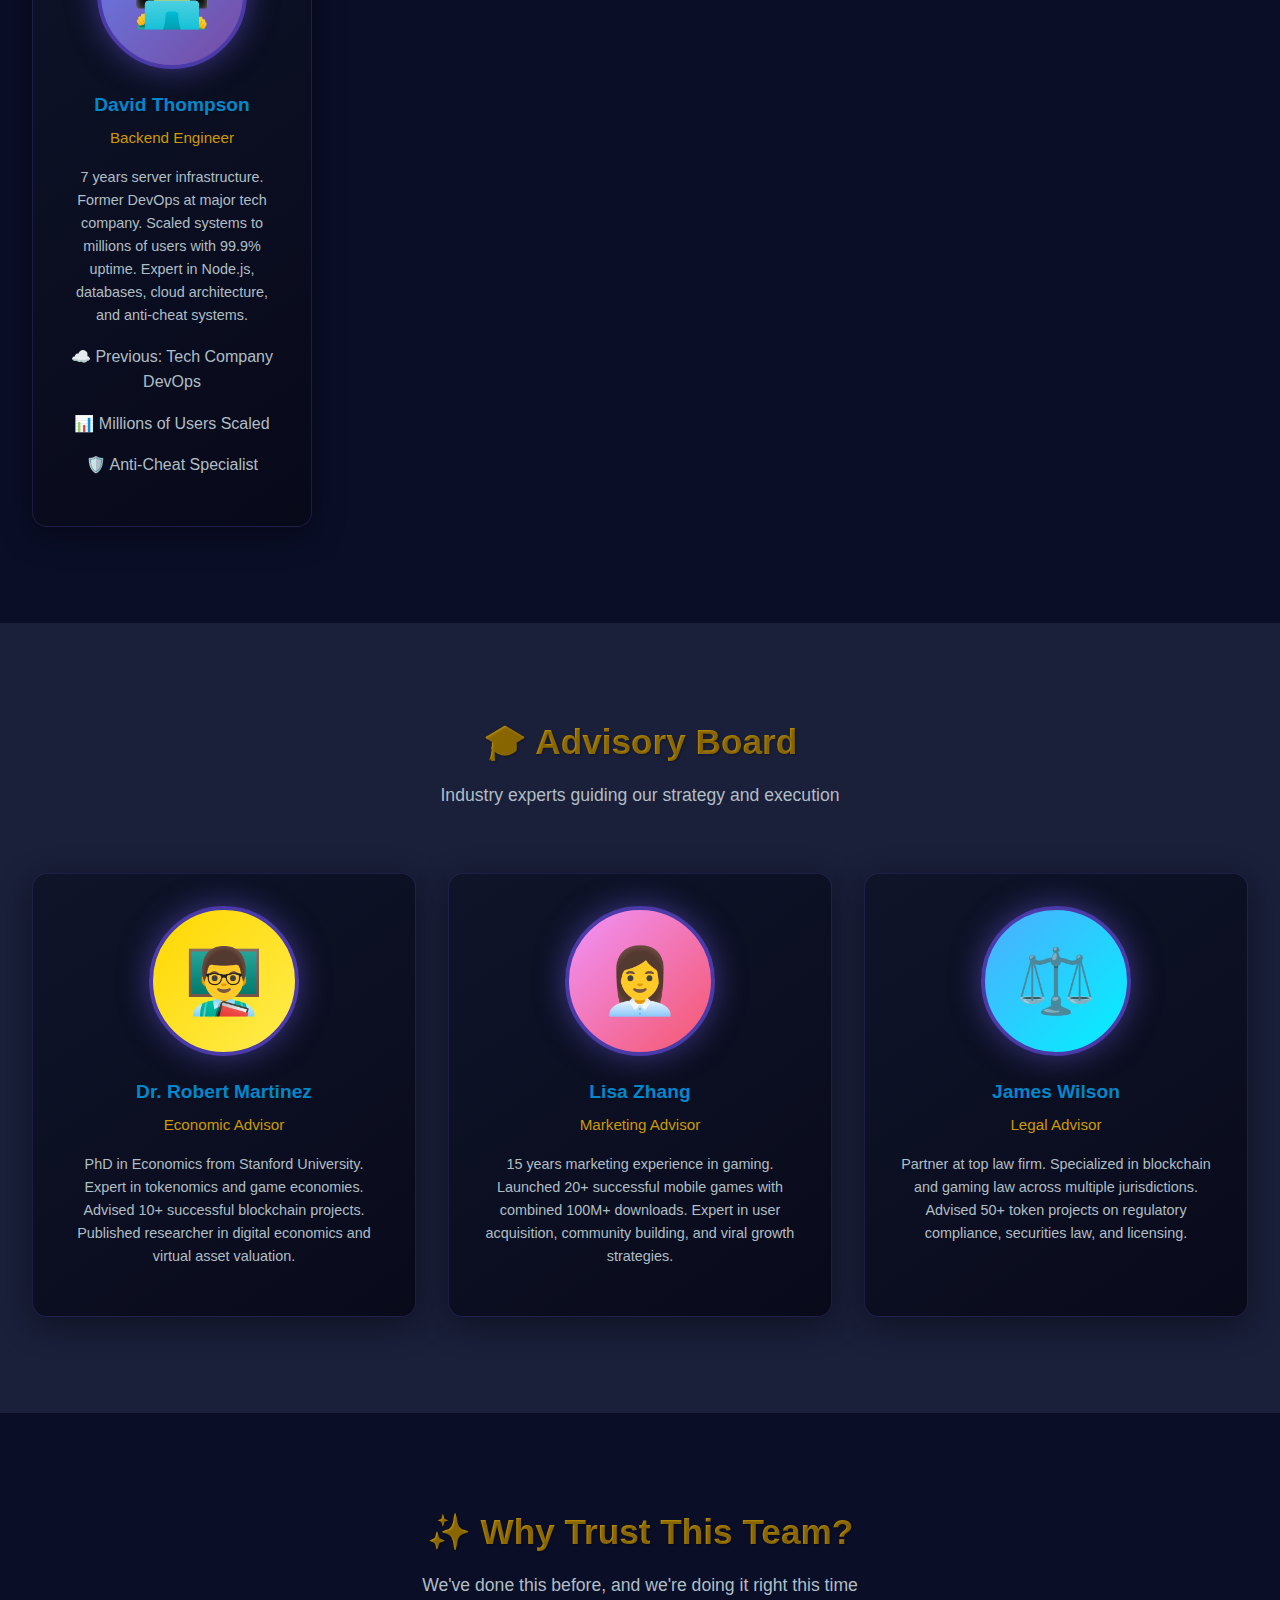
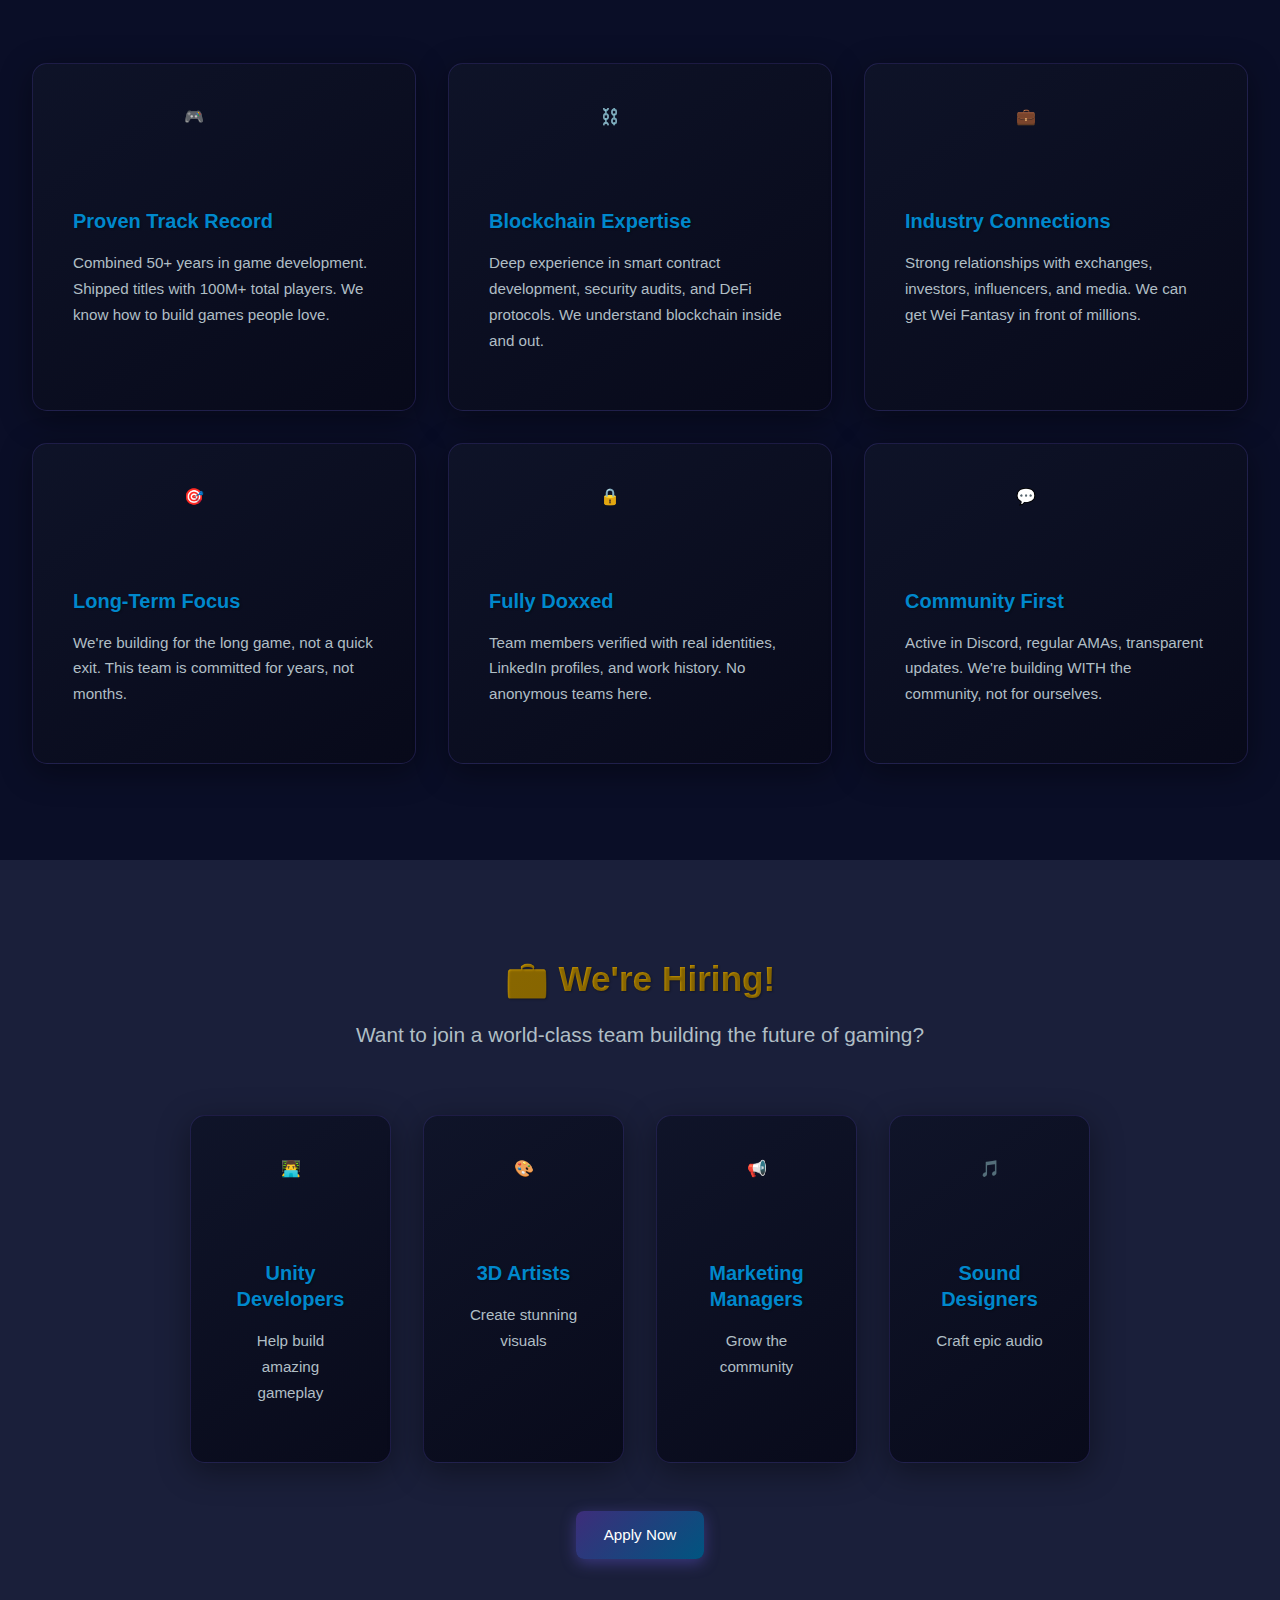
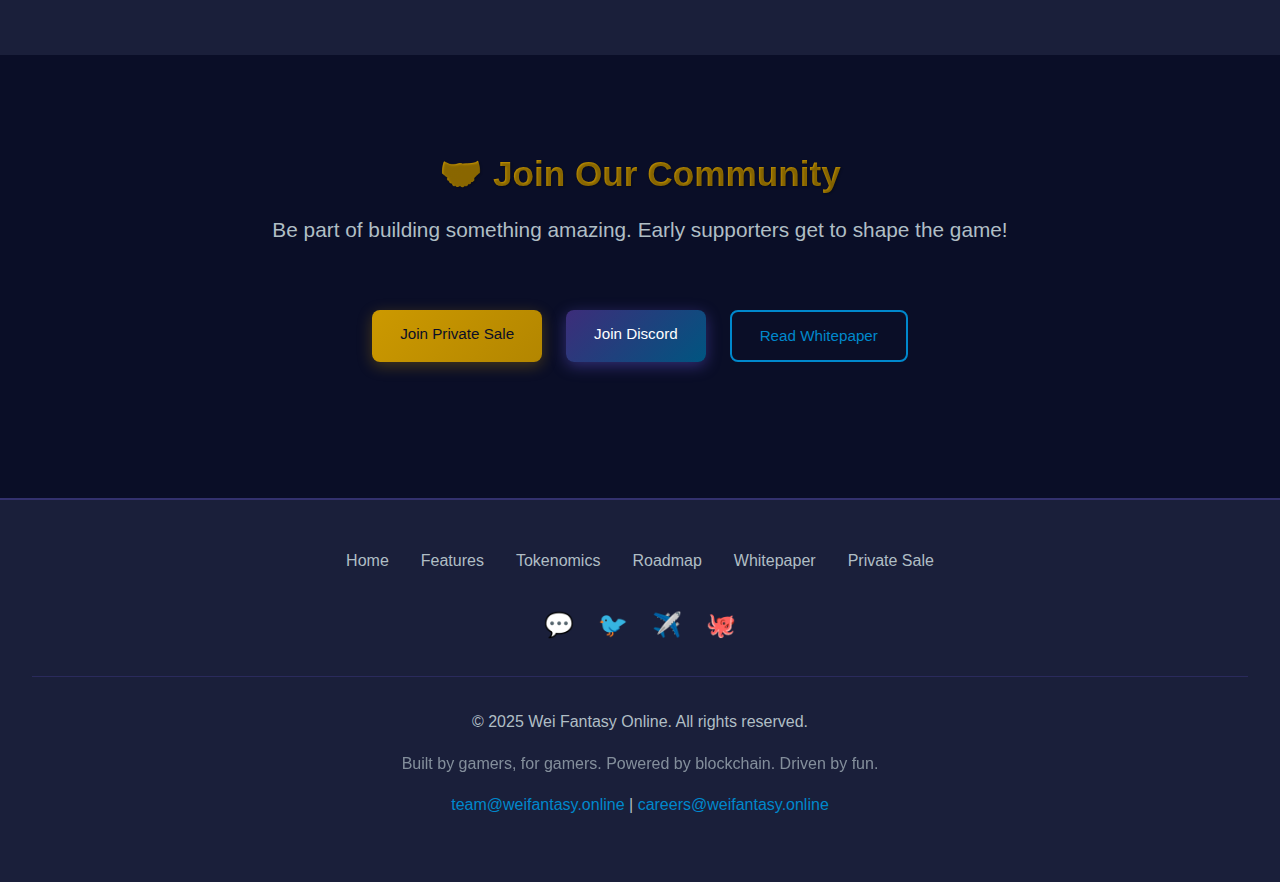
<file: team.html>
<!DOCTYPE html>
<html lang="en">
	<head>
		<meta charset="UTF-8" />
		<meta name="viewport" content="width=device-width, initial-scale=1.0" />
		<title>Team - Wei Fantasy Online</title>
		<meta
			name="description"
			content="Meet the veteran game developers and blockchain experts building Wei Fantasy Online. 50+ years combined experience."
		/>
		<link rel="stylesheet" href="assets/css/styles.css" />
	</head>
	<body>
		<!-- Header -->
		<header>
			<nav>
				<div class="logo">⚔️ Wei Fantasy Online</div>
				<div class="hamburger" onclick="toggleMobileMenu()">
					<span></span>
					<span></span>
					<span></span>
				</div>
				<ul class="nav-links">
					<li><a href="index.html">Home</a></li>
					<li><a href="features.html">Features</a></li>
					<li><a href="tokenomics.html">Tokenomics</a></li>
					<li><a href="roadmap.html">Roadmap</a></li>
					<li><a href="whitepaper.html">Whitepaper</a></li>
					<li>
						<a
							href="private-sale.html"
							class="btn btn-gold"
							style="padding: 0.5rem 1.5rem"
							>Private Sale</a
						>
					</li>
				</ul>
			</nav>
		</header>

		<!-- Hero Section -->
		<section class="hero" style="min-height: 60vh">
			<img
				src="assets/images/hero-background.jpeg"
				alt="Wei Fantasy Team"
				class="hero-bg"
			/>
			<div class="hero-content">
				<h1>⚔️ Meet the Legends</h1>
				<p class="hero-subtitle">
					👥 Veteran Game Developers & Blockchain Experts
				</p>
				<p class="hero-description">
					Building the future of gaming with 50+ years combined
					experience
				</p>
			</div>
		</section>

		<!-- Core Team Section -->
		<section class="section-dark">
			<h2 class="section-title">🌟 Core Team</h2>
			<p class="section-subtitle">
				Industry veterans from AAA studios and blockchain pioneers
			</p>

			<div class="team-grid">
				<div class="team-card">
					<!-- Use character image -->
					<img
						src="assets/images/character-gula-green.jpeg"
						alt="Sarah Chen"
						class="team-avatar"
						onerror="this.onerror=null; this.outerHTML='<div class=\'team-placeholder\'>👩‍💼</div>';"
					/>
					<h3>Sarah Chen</h3>
					<div class="team-role">CEO & Game Director</div>
					<p class="team-bio">
						12 years game development experience. Former Lead
						Designer at major AAA studio. Shipped 5 AAA titles with
						combined 50M+ players. Expert in game design,
						monetization, and player retention.
					</p>
					<div style="margin-top: 1rem; color: var(--accent-cyan)">
						<p>🎮 Previous: AAA Studio Lead</p>
						<p>🏆 5 AAA Titles Shipped</p>
						<p>👥 50M+ Players Reached</p>
					</div>
				</div>

				<div class="team-card">
					<!-- Use character image -->
					<img
						src="assets/images/character-gula-green.jpeg"
						alt="Michael Rodriguez"
						class="team-avatar"
						onerror="this.onerror=null; this.outerHTML='<div class=\'team-placeholder\' style=\'background: linear-gradient(135deg, #f093fb 0%, #f5576c 100%);\'>👨‍💻</div>';"
					/>
					<h3>Michael Rodriguez</h3>
					<div class="team-role">CTO & Blockchain Architect</div>
					<p class="team-bio">
						8 years blockchain development. Former Smart Contract
						Engineer at major DeFi protocol. Audited 50+ smart
						contracts worth $500M+ TVL. Expert in Solidity, Web3,
						security, and decentralized systems.
					</p>
					<div style="margin-top: 1rem; color: var(--accent-cyan)">
						<p>⛓️ Previous: DeFi Protocol Engineer</p>
						<p>🔐 50+ Audited Contracts</p>
						<p>💰 $500M+ TVL Secured</p>
					</div>
				</div>

				<div class="team-card">
					<div
						class="team-placeholder"
						style="
							background: linear-gradient(
								135deg,
								#4facfe 0%,
								#00f2fe 100%
							);
						"
					>
						👨‍🎨
					</div>
					<h3>Alex Kim</h3>
					<div class="team-role">Lead Game Developer</div>
					<p class="team-bio">
						10 years Unity development. Former Senior Engineer at
						top mobile game company. Specialized in multiplayer
						systems, optimization, and game architecture. Built
						systems serving millions of concurrent players.
					</p>
					<div style="margin-top: 1rem; color: var(--accent-cyan)">
						<p>🎯 Previous: Mobile Game Senior Dev</p>
						<p>⚡ Expert in Optimization</p>
						<p>🌐 Multiplayer Specialist</p>
					</div>
				</div>

				<div class="team-card">
					<div
						class="team-placeholder"
						style="
							background: linear-gradient(
								135deg,
								#43e97b 0%,
								#38f9d7 100%
							);
						"
					>
						👩‍🎨
					</div>
					<h3>Jennifer Wu</h3>
					<div class="team-role">Art Director</div>
					<p class="team-bio">
						9 years game art experience. Former Lead Artist at
						successful indie studio. Created visual assets for games
						with 10M+ downloads. Expert in 3D modeling, animation,
						VFX, and UI/UX design.
					</p>
					<div style="margin-top: 1rem; color: var(--accent-cyan)">
						<p>🎨 Previous: Indie Studio Lead Artist</p>
						<p>📱 10M+ Game Downloads</p>
						<p>✨ VFX & Animation Expert</p>
					</div>
				</div>

				<div class="team-card">
					<div
						class="team-placeholder"
						style="
							background: linear-gradient(
								135deg,
								#667eea 0%,
								#764ba2 100%
							);
						"
					>
						👨‍💻
					</div>
					<h3>David Thompson</h3>
					<div class="team-role">Backend Engineer</div>
					<p class="team-bio">
						7 years server infrastructure. Former DevOps at major
						tech company. Scaled systems to millions of users with
						99.9% uptime. Expert in Node.js, databases, cloud
						architecture, and anti-cheat systems.
					</p>
					<div style="margin-top: 1rem; color: var(--accent-cyan)">
						<p>☁️ Previous: Tech Company DevOps</p>
						<p>📊 Millions of Users Scaled</p>
						<p>🛡️ Anti-Cheat Specialist</p>
					</div>
				</div>
			</div>
		</section>

		<!-- Advisors Section -->
		<section class="section-darker">
			<h2 class="section-title">🎓 Advisory Board</h2>
			<p class="section-subtitle">
				Industry experts guiding our strategy and execution
			</p>

			<div class="team-grid">
				<div class="team-card">
					<div
						class="team-placeholder"
						style="
							background: linear-gradient(
								135deg,
								#ffd700 0%,
								#ffed4e 100%
							);
						"
					>
						👨‍🏫
					</div>
					<h3>Dr. Robert Martinez</h3>
					<div class="team-role">Economic Advisor</div>
					<p class="team-bio">
						PhD in Economics from Stanford University. Expert in
						tokenomics and game economies. Advised 10+ successful
						blockchain projects. Published researcher in digital
						economics and virtual asset valuation.
					</p>
				</div>

				<div class="team-card">
					<div
						class="team-placeholder"
						style="
							background: linear-gradient(
								135deg,
								#f093fb 0%,
								#f5576c 100%
							);
						"
					>
						👩‍💼
					</div>
					<h3>Lisa Zhang</h3>
					<div class="team-role">Marketing Advisor</div>
					<p class="team-bio">
						15 years marketing experience in gaming. Launched 20+
						successful mobile games with combined 100M+ downloads.
						Expert in user acquisition, community building, and
						viral growth strategies.
					</p>
				</div>

				<div class="team-card">
					<div
						class="team-placeholder"
						style="
							background: linear-gradient(
								135deg,
								#4facfe 0%,
								#00f2fe 100%
							);
						"
					>
						⚖️
					</div>
					<h3>James Wilson</h3>
					<div class="team-role">Legal Advisor</div>
					<p class="team-bio">
						Partner at top law firm. Specialized in blockchain and
						gaming law across multiple jurisdictions. Advised 50+
						token projects on regulatory compliance, securities law,
						and licensing.
					</p>
				</div>
			</div>
		</section>

		<!-- Why Trust Us Section -->
		<section class="section-dark">
			<h2 class="section-title">✨ Why Trust This Team?</h2>
			<p class="section-subtitle">
				We've done this before, and we're doing it right this time
			</p>

			<div class="features-grid">
				<div class="feature-card">
					<span class="feature-icon">🎮</span>
					<h3>Proven Track Record</h3>
					<p>
						Combined 50+ years in game development. Shipped titles
						with 100M+ total players. We know how to build games
						people love.
					</p>
				</div>

				<div class="feature-card">
					<span class="feature-icon">⛓️</span>
					<h3>Blockchain Expertise</h3>
					<p>
						Deep experience in smart contract development, security
						audits, and DeFi protocols. We understand blockchain
						inside and out.
					</p>
				</div>

				<div class="feature-card">
					<span class="feature-icon">💼</span>
					<h3>Industry Connections</h3>
					<p>
						Strong relationships with exchanges, investors,
						influencers, and media. We can get Wei Fantasy in front
						of millions.
					</p>
				</div>

				<div class="feature-card">
					<span class="feature-icon">🎯</span>
					<h3>Long-Term Focus</h3>
					<p>
						We're building for the long game, not a quick exit. This
						team is committed for years, not months.
					</p>
				</div>

				<div class="feature-card">
					<span class="feature-icon">🔒</span>
					<h3>Fully Doxxed</h3>
					<p>
						Team members verified with real identities, LinkedIn
						profiles, and work history. No anonymous teams here.
					</p>
				</div>

				<div class="feature-card">
					<span class="feature-icon">💬</span>
					<h3>Community First</h3>
					<p>
						Active in Discord, regular AMAs, transparent updates.
						We're building WITH the community, not for ourselves.
					</p>
				</div>
			</div>
		</section>

		<!-- Join the Team Section -->
		<section class="section-darker">
			<div style="max-width: 900px; margin: 0 auto; text-align: center">
				<h2 class="section-title">💼 We're Hiring!</h2>
				<p class="section-subtitle" style="font-size: 1.3rem">
					Want to join a world-class team building the future of
					gaming?
				</p>

				<div
					class="features-grid"
					style="
						grid-template-columns: repeat(
							auto-fit,
							minmax(200px, 1fr)
						);
						margin-top: 2rem;
					"
				>
					<div class="feature-card">
						<span class="feature-icon">👨‍💻</span>
						<h3>Unity Developers</h3>
						<p style="color: var(--text-gray)">
							Help build amazing gameplay
						</p>
					</div>

					<div class="feature-card">
						<span class="feature-icon">🎨</span>
						<h3>3D Artists</h3>
						<p style="color: var(--text-gray)">
							Create stunning visuals
						</p>
					</div>

					<div class="feature-card">
						<span class="feature-icon">📢</span>
						<h3>Marketing Managers</h3>
						<p style="color: var(--text-gray)">
							Grow the community
						</p>
					</div>

					<div class="feature-card">
						<span class="feature-icon">🎵</span>
						<h3>Sound Designers</h3>
						<p style="color: var(--text-gray)">Craft epic audio</p>
					</div>
				</div>

				<div style="margin-top: 3rem">
					<a
						href="mailto:careers@weifantasy.online"
						class="btn btn-primary"
						>Apply Now</a
					>
				</div>
			</div>
		</section>

		<!-- CTA Section -->
		<section class="section-dark">
			<div style="text-align: center; max-width: 900px; margin: 0 auto">
				<h2 class="section-title">🤝 Join Our Community</h2>
				<p class="section-subtitle" style="font-size: 1.3rem">
					Be part of building something amazing. Early supporters get
					to shape the game!
				</p>

				<div class="hero-buttons">
					<a href="private-sale.html" class="btn btn-gold"
						>Join Private Sale</a
					>
					<a
						href="https://discord.gg/mkEKRksn"
						class="btn btn-primary"
						>Join Discord</a
					>
					<a href="whitepaper.html" class="btn btn-secondary"
						>Read Whitepaper</a
					>
				</div>
			</div>
		</section>

		<!-- Footer -->
		<footer>
			<div class="footer-content">
				<div class="footer-links">
					<a href="index.html">Home</a>
					<a href="features.html">Features</a>
					<a href="tokenomics.html">Tokenomics</a>
					<a href="roadmap.html">Roadmap</a>
					<a href="whitepaper.html">Whitepaper</a>
					<a href="private-sale.html">Private Sale</a>
				</div>

				<div class="social-links">
					<a href="#" title="Discord">💬</a>
					<a href="#" title="Twitter">🐦</a>
					<a href="#" title="Telegram">✈️</a>
					<a href="#" title="GitHub">🐙</a>
				</div>

				<div class="copyright">
					<p>&copy; 2025 Wei Fantasy Online. All rights reserved.</p>
					<p style="margin-top: 0.5rem; opacity: 0.7">
						Built by gamers, for gamers. Powered by blockchain.
						Driven by fun.
					</p>
					<p style="margin-top: 1rem">
						<a href="mailto:team@weifantasy.online"
							>team@weifantasy.online</a
						>
						|
						<a href="mailto:careers@weifantasy.online"
							>careers@weifantasy.online</a
						>
					</p>
				</div>
			</div>
		</footer>
	</body>
</html>
</file>
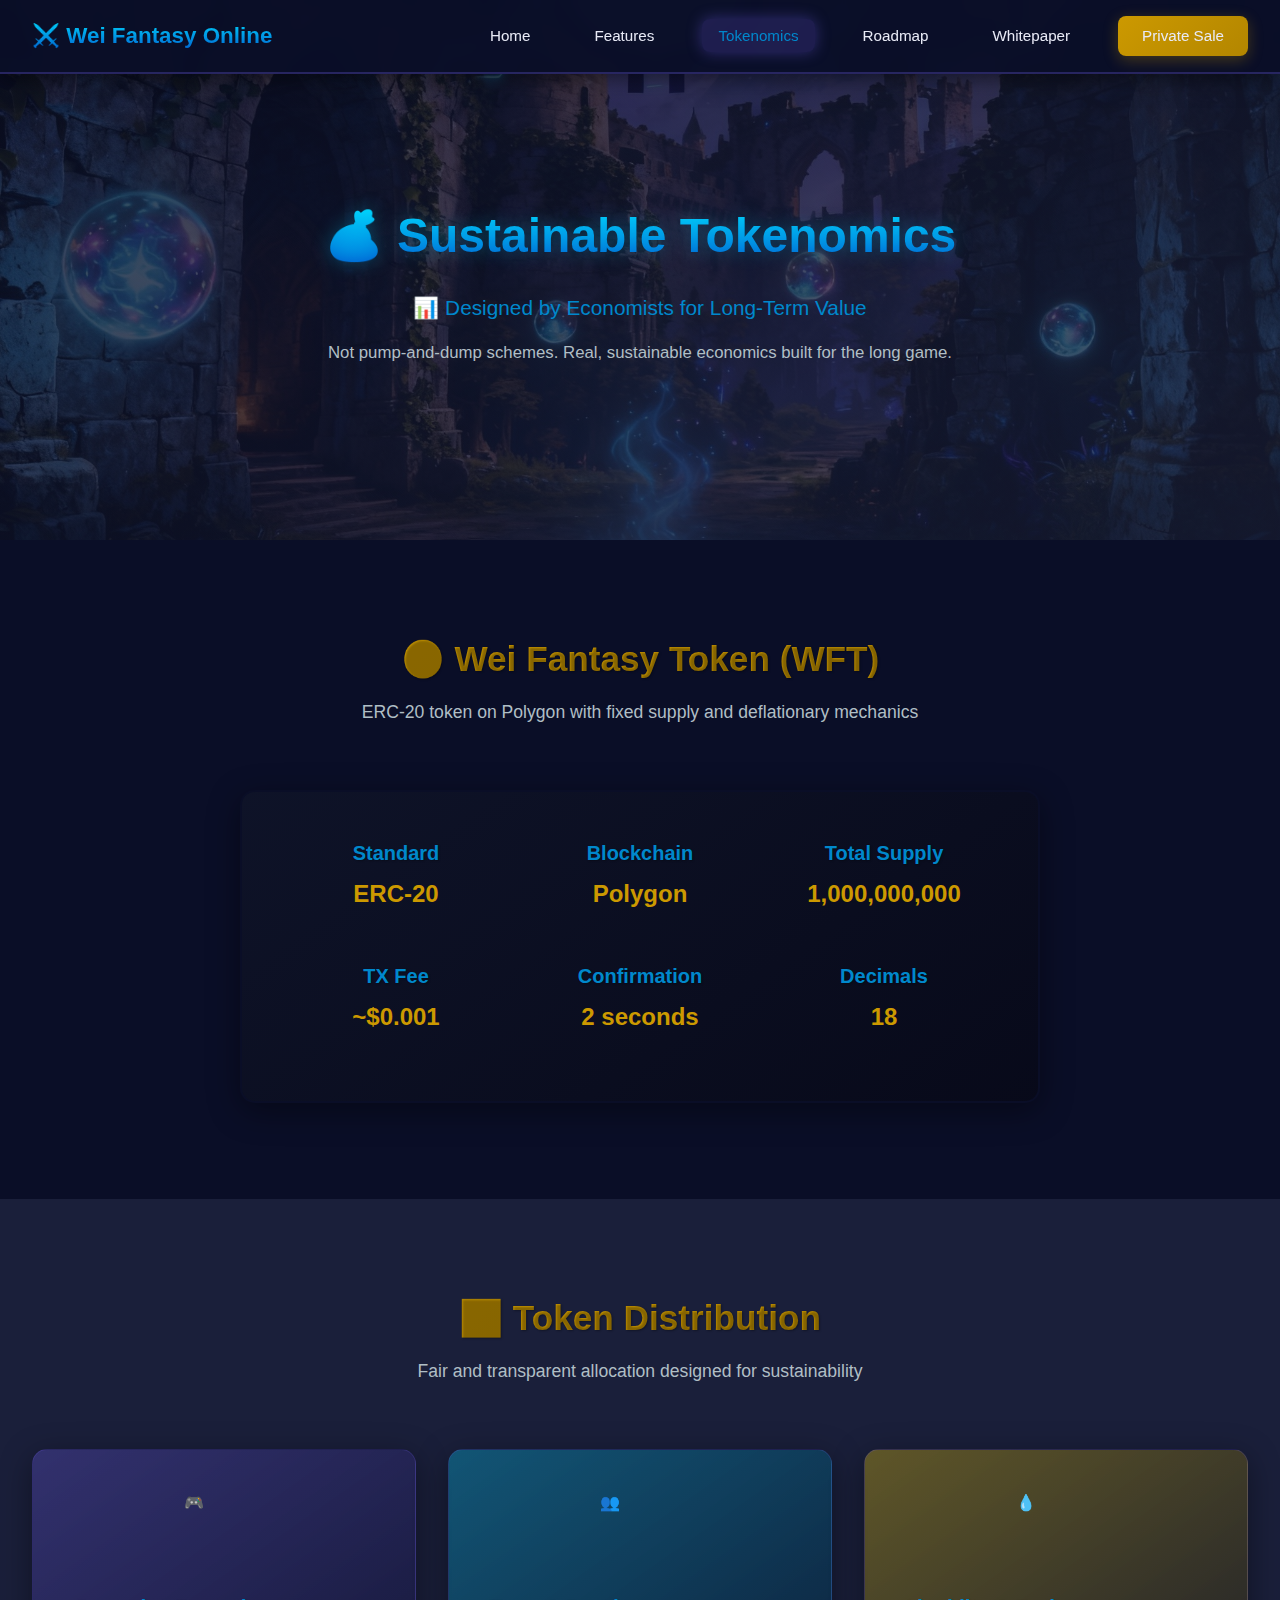
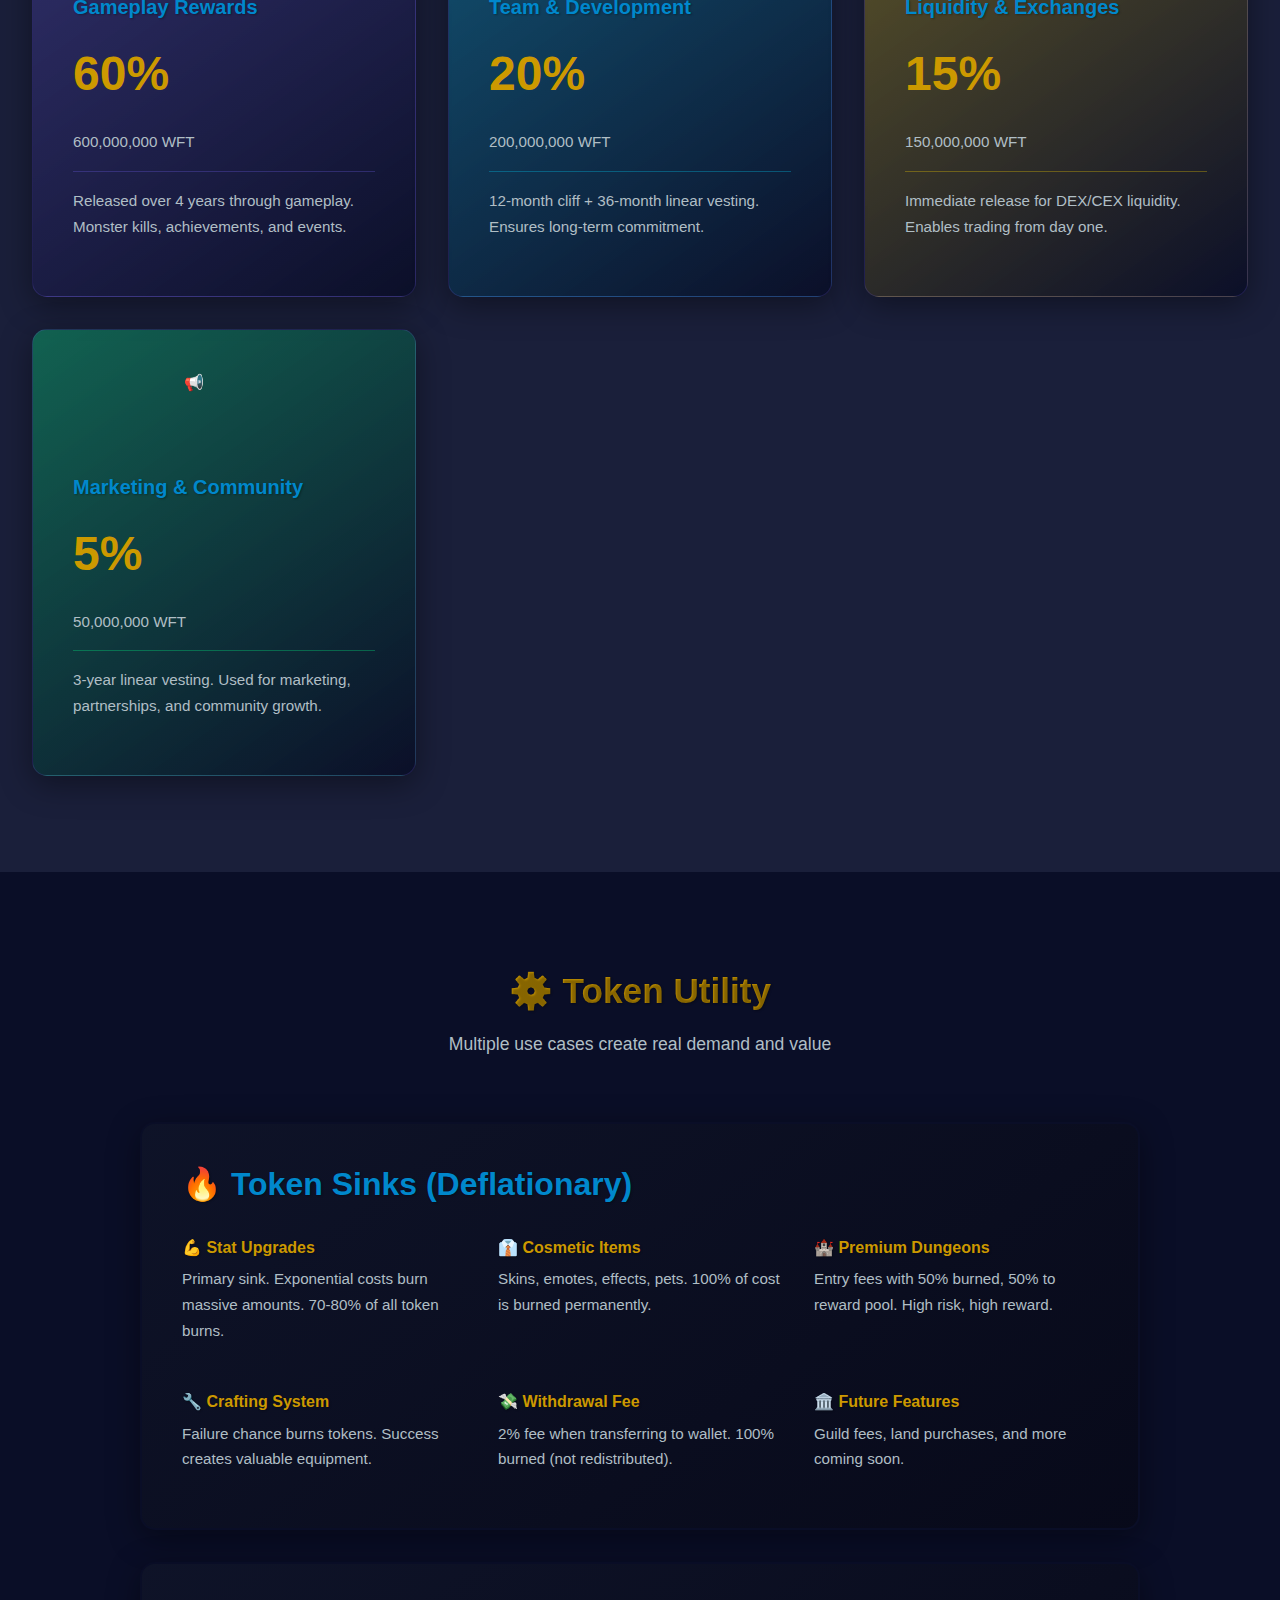
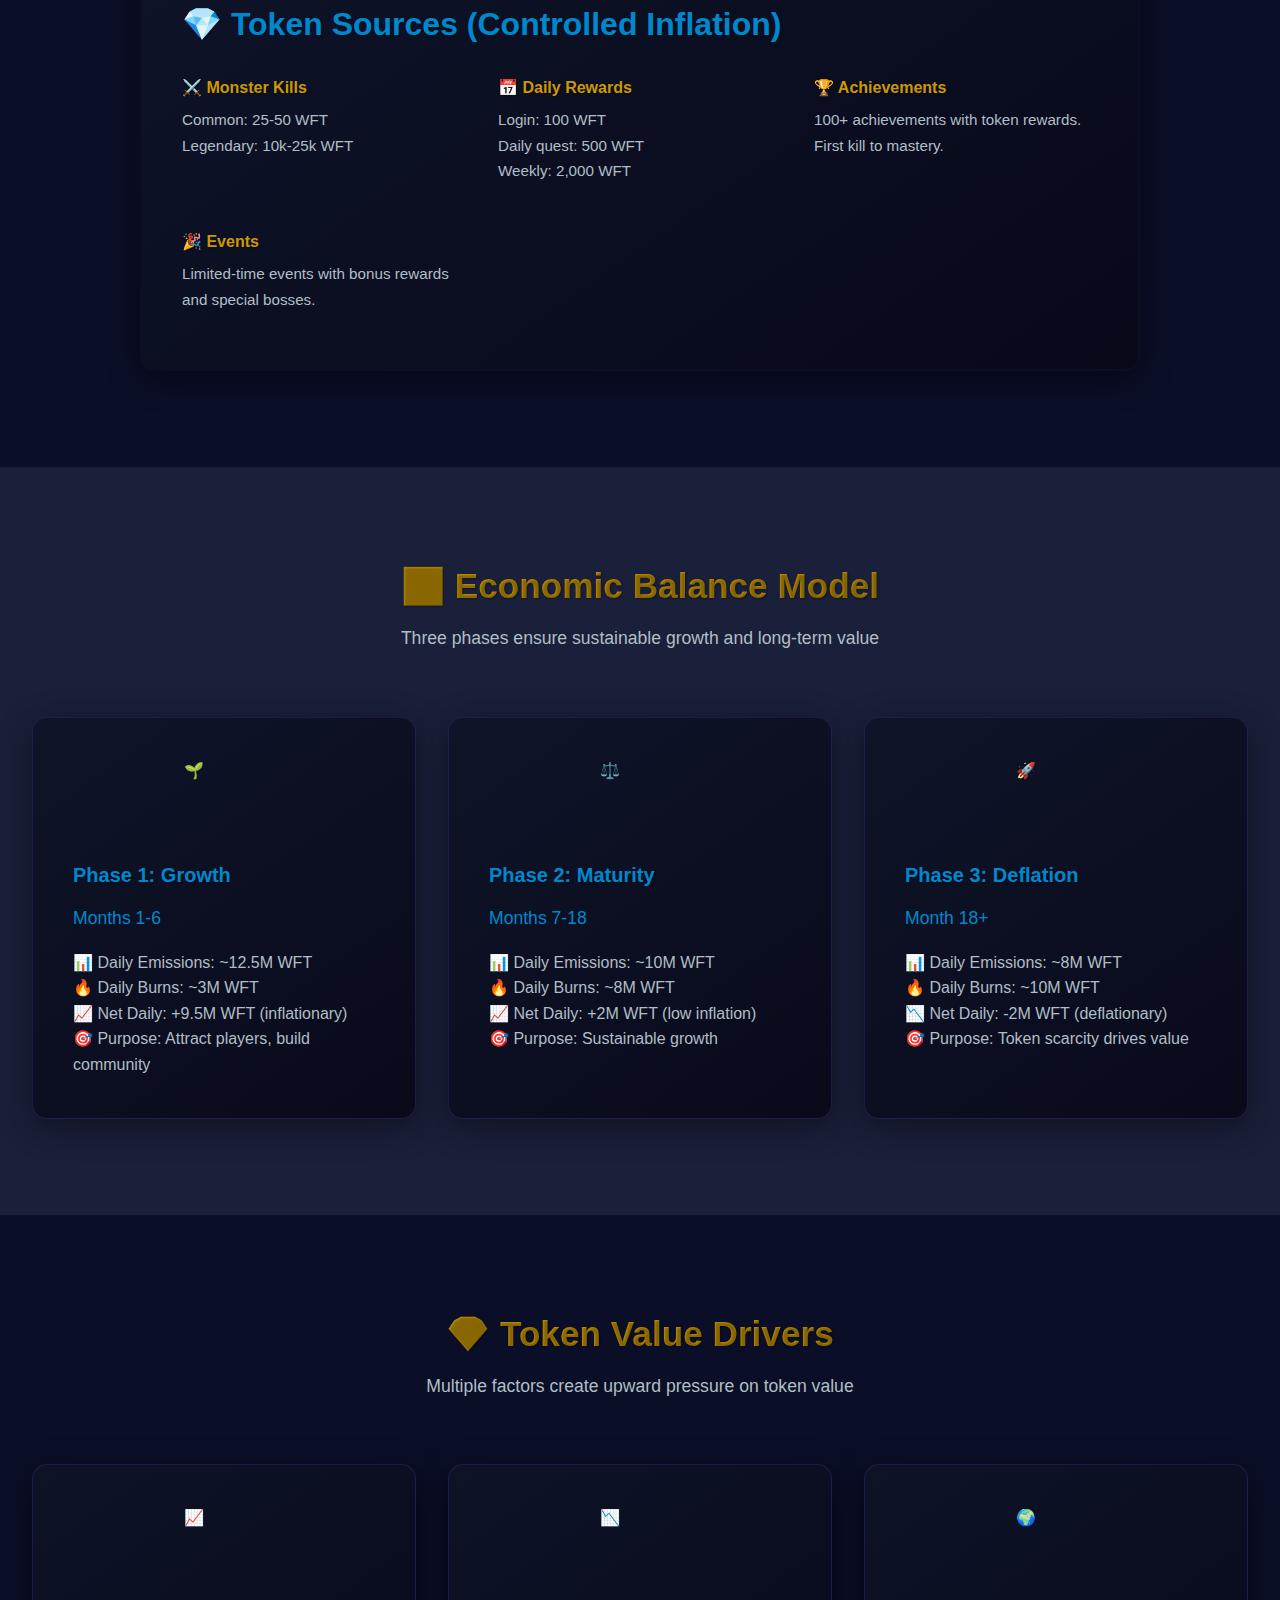
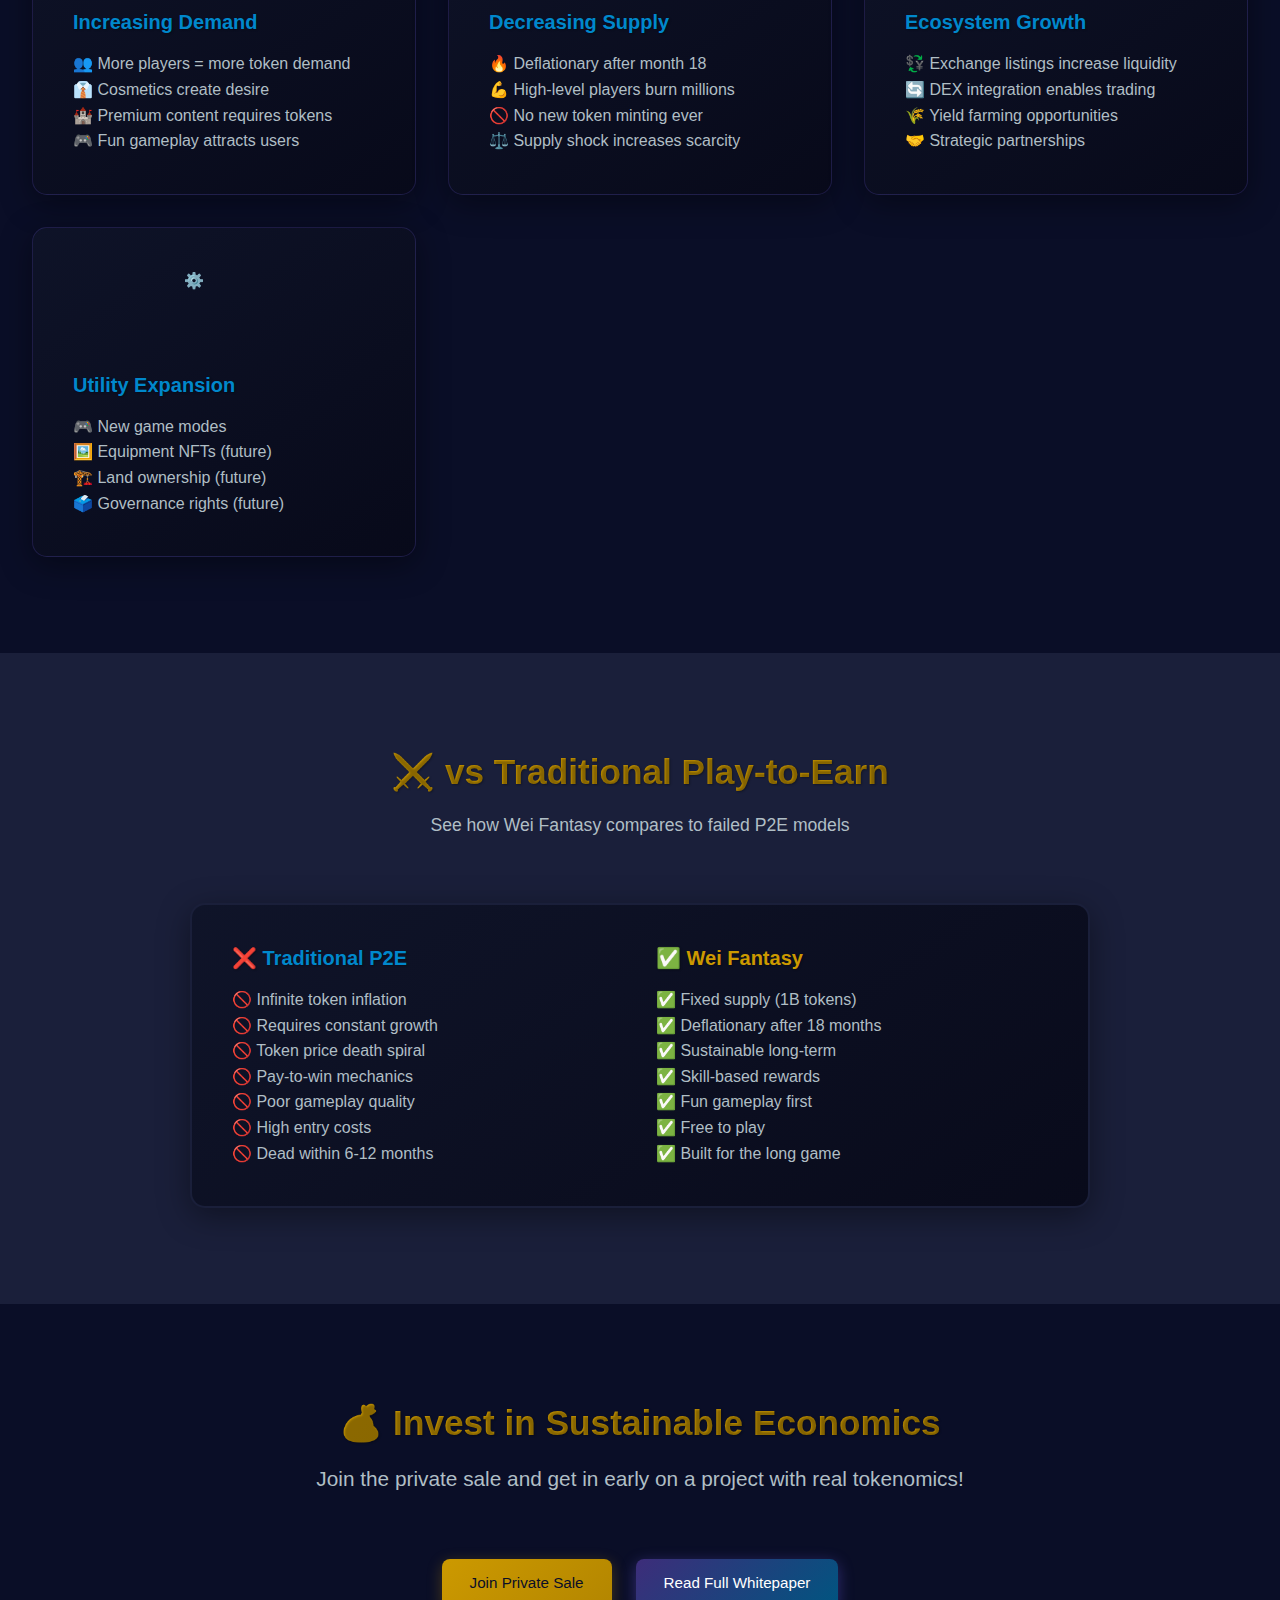
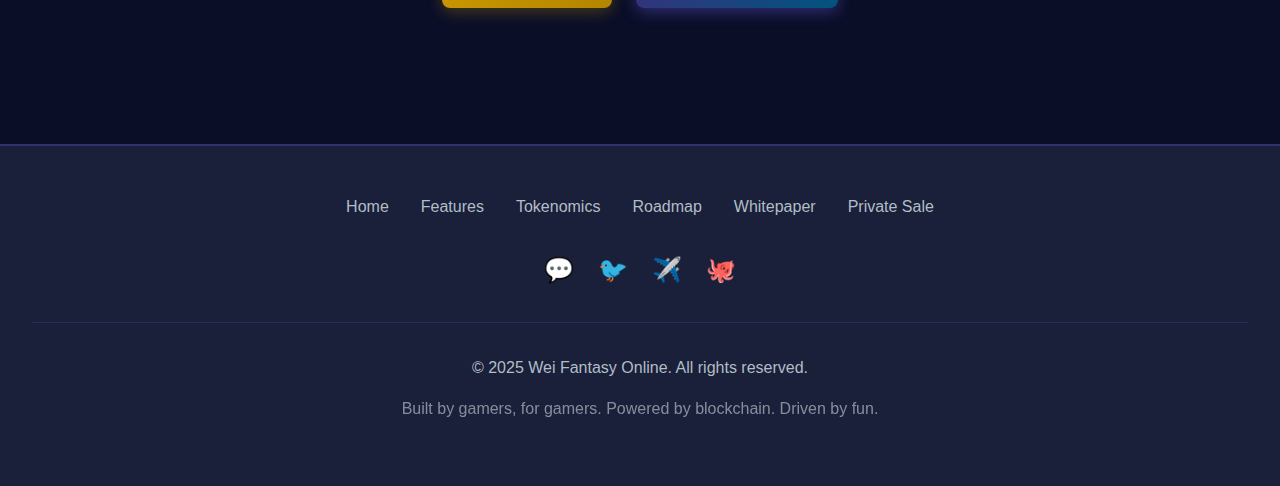
<file: tokenomics.html>
<!DOCTYPE html>
<html lang="en">
	<head>
		<meta charset="UTF-8" />
		<meta name="viewport" content="width=device-width, initial-scale=1.0" />
		<title>Tokenomics - Wei Fantasy Online</title>
		<meta
			name="description"
			content="Sustainable tokenomics designed by economists. Learn about Wei Fantasy Token (WFT) distribution, deflationary mechanics, and long-term value."
		/>
		<link rel="stylesheet" href="assets/css/styles.css" />
	</head>
	<body>
		<!-- Header -->
		<header>
			<nav>
				<div class="logo">⚔️ Wei Fantasy Online</div>
				<div class="hamburger" onclick="toggleMobileMenu()">
					<span></span>
					<span></span>
					<span></span>
				</div>
				<ul class="nav-links">
					<li><a href="index.html">Home</a></li>
					<li><a href="features.html">Features</a></li>
					<li>
						<a href="tokenomics.html" class="active">Tokenomics</a>
					</li>
					<li><a href="roadmap.html">Roadmap</a></li>
					<li><a href="whitepaper.html">Whitepaper</a></li>
					<li>
						<a
							href="private-sale.html"
							class="btn btn-gold"
							style="padding: 0.5rem 1.5rem"
							>Private Sale</a
						>
					</li>
				</ul>
			</nav>
		</header>

		<!-- Hero Section -->
		<section class="hero" style="min-height: 60vh">
			<img
				src="assets/images/hero-background.jpeg"
				alt="Wei Fantasy Tokenomics"
				class="hero-bg"
			/>
			<div class="hero-content">
				<h1>💰 Sustainable Tokenomics</h1>
				<p class="hero-subtitle">
					📊 Designed by Economists for Long-Term Value
				</p>
				<p class="hero-description">
					Not pump-and-dump schemes. Real, sustainable economics built
					for the long game.
				</p>
			</div>
		</section>

		<!-- Token Specs Section -->
		<section class="section-dark">
			<h2 class="section-title">🪙 Wei Fantasy Token (WFT)</h2>
			<p class="section-subtitle">
				ERC-20 token on Polygon with fixed supply and deflationary
				mechanics
			</p>

			<div style="max-width: 800px; margin: 0 auto">
				<div class="feature-card magic-border" style="padding: 3rem">
					<div
						style="
							display: grid;
							grid-template-columns: repeat(
								auto-fit,
								minmax(200px, 1fr)
							);
							gap: 2rem;
							text-align: center;
						"
					>
						<div>
							<h3
								style="
									color: var(--accent-cyan);
									margin-bottom: 0.5rem;
								"
							>
								Standard
							</h3>
							<p
								style="
									font-size: 1.5rem;
									font-weight: bold;
									color: var(--accent-gold);
								"
							>
								ERC-20
							</p>
						</div>
						<div>
							<h3
								style="
									color: var(--accent-cyan);
									margin-bottom: 0.5rem;
								"
							>
								Blockchain
							</h3>
							<p
								style="
									font-size: 1.5rem;
									font-weight: bold;
									color: var(--accent-gold);
								"
							>
								Polygon
							</p>
						</div>
						<div>
							<h3
								style="
									color: var(--accent-cyan);
									margin-bottom: 0.5rem;
								"
							>
								Total Supply
							</h3>
							<p
								style="
									font-size: 1.5rem;
									font-weight: bold;
									color: var(--accent-gold);
								"
							>
								1,000,000,000
							</p>
						</div>
						<div>
							<h3
								style="
									color: var(--accent-cyan);
									margin-bottom: 0.5rem;
								"
							>
								TX Fee
							</h3>
							<p
								style="
									font-size: 1.5rem;
									font-weight: bold;
									color: var(--accent-gold);
								"
							>
								~$0.001
							</p>
						</div>
						<div>
							<h3
								style="
									color: var(--accent-cyan);
									margin-bottom: 0.5rem;
								"
							>
								Confirmation
							</h3>
							<p
								style="
									font-size: 1.5rem;
									font-weight: bold;
									color: var(--accent-gold);
								"
							>
								2 seconds
							</p>
						</div>
						<div>
							<h3
								style="
									color: var(--accent-cyan);
									margin-bottom: 0.5rem;
								"
							>
								Decimals
							</h3>
							<p
								style="
									font-size: 1.5rem;
									font-weight: bold;
									color: var(--accent-gold);
								"
							>
								18
							</p>
						</div>
					</div>
				</div>
			</div>
		</section>

		<!-- Token Distribution Section -->
		<section class="section-darker">
			<h2 class="section-title">📊 Token Distribution</h2>
			<p class="section-subtitle">
				Fair and transparent allocation designed for sustainability
			</p>

			<div class="features-grid">
				<div
					class="feature-card"
					style="
						background: linear-gradient(
							145deg,
							rgba(108, 92, 231, 0.3) 0%,
							rgba(10, 14, 39, 0.9) 100%
						);
					"
				>
					<span class="feature-icon">🎮</span>
					<h3>Gameplay Rewards</h3>
					<div
						style="
							font-size: 3rem;
							font-weight: bold;
							color: var(--accent-gold);
							margin: 1rem 0;
						"
					>
						60%
					</div>
					<p style="color: var(--text-gray)">600,000,000 WFT</p>
					<div
						style="
							border-top: 1px solid rgba(108, 92, 231, 0.3);
							margin-top: 1rem;
							padding-top: 1rem;
						"
					>
						<p style="font-size: 0.95rem; color: var(--text-gray)">
							Released over 4 years through gameplay. Monster
							kills, achievements, and events.
						</p>
					</div>
				</div>

				<div
					class="feature-card"
					style="
						background: linear-gradient(
							145deg,
							rgba(0, 212, 255, 0.3) 0%,
							rgba(10, 14, 39, 0.9) 100%
						);
					"
				>
					<span class="feature-icon">👥</span>
					<h3>Team & Development</h3>
					<div
						style="
							font-size: 3rem;
							font-weight: bold;
							color: var(--accent-gold);
							margin: 1rem 0;
						"
					>
						20%
					</div>
					<p style="color: var(--text-gray)">200,000,000 WFT</p>
					<div
						style="
							border-top: 1px solid rgba(0, 212, 255, 0.3);
							margin-top: 1rem;
							padding-top: 1rem;
						"
					>
						<p style="font-size: 0.95rem; color: var(--text-gray)">
							12-month cliff + 36-month linear vesting. Ensures
							long-term commitment.
						</p>
					</div>
				</div>

				<div
					class="feature-card"
					style="
						background: linear-gradient(
							145deg,
							rgba(255, 215, 0, 0.3) 0%,
							rgba(10, 14, 39, 0.9) 100%
						);
					"
				>
					<span class="feature-icon">💧</span>
					<h3>Liquidity & Exchanges</h3>
					<div
						style="
							font-size: 3rem;
							font-weight: bold;
							color: var(--accent-gold);
							margin: 1rem 0;
						"
					>
						15%
					</div>
					<p style="color: var(--text-gray)">150,000,000 WFT</p>
					<div
						style="
							border-top: 1px solid rgba(255, 215, 0, 0.3);
							margin-top: 1rem;
							padding-top: 1rem;
						"
					>
						<p style="font-size: 0.95rem; color: var(--text-gray)">
							Immediate release for DEX/CEX liquidity. Enables
							trading from day one.
						</p>
					</div>
				</div>

				<div
					class="feature-card"
					style="
						background: linear-gradient(
							145deg,
							rgba(0, 255, 136, 0.3) 0%,
							rgba(10, 14, 39, 0.9) 100%
						);
					"
				>
					<span class="feature-icon">📢</span>
					<h3>Marketing & Community</h3>
					<div
						style="
							font-size: 3rem;
							font-weight: bold;
							color: var(--accent-gold);
							margin: 1rem 0;
						"
					>
						5%
					</div>
					<p style="color: var(--text-gray)">50,000,000 WFT</p>
					<div
						style="
							border-top: 1px solid rgba(0, 255, 136, 0.3);
							margin-top: 1rem;
							padding-top: 1rem;
						"
					>
						<p style="font-size: 0.95rem; color: var(--text-gray)">
							3-year linear vesting. Used for marketing,
							partnerships, and community growth.
						</p>
					</div>
				</div>
			</div>
		</section>

		<!-- Token Utility Section -->
		<section class="section-dark">
			<h2 class="section-title">⚙️ Token Utility</h2>
			<p class="section-subtitle">
				Multiple use cases create real demand and value
			</p>

			<div style="max-width: 1000px; margin: 0 auto">
				<div class="features-grid" style="grid-template-columns: 1fr">
					<div class="feature-card magic-border">
						<h3
							style="
								color: var(--accent-cyan);
								font-size: 2rem;
								margin-bottom: 2rem;
							"
						>
							🔥 Token Sinks (Deflationary)
						</h3>

						<div
							style="
								display: grid;
								grid-template-columns: repeat(
									auto-fit,
									minmax(250px, 1fr)
								);
								gap: 2rem;
								text-align: left;
							"
						>
							<div>
								<h4
									style="
										color: var(--accent-gold);
										margin-bottom: 0.5rem;
									"
								>
									💪 Stat Upgrades
								</h4>
								<p
									style="
										color: var(--text-gray);
										font-size: 0.95rem;
									"
								>
									Primary sink. Exponential costs burn massive
									amounts. 70-80% of all token burns.
								</p>
							</div>

							<div>
								<h4
									style="
										color: var(--accent-gold);
										margin-bottom: 0.5rem;
									"
								>
									👔 Cosmetic Items
								</h4>
								<p
									style="
										color: var(--text-gray);
										font-size: 0.95rem;
									"
								>
									Skins, emotes, effects, pets. 100% of cost
									is burned permanently.
								</p>
							</div>

							<div>
								<h4
									style="
										color: var(--accent-gold);
										margin-bottom: 0.5rem;
									"
								>
									🏰 Premium Dungeons
								</h4>
								<p
									style="
										color: var(--text-gray);
										font-size: 0.95rem;
									"
								>
									Entry fees with 50% burned, 50% to reward
									pool. High risk, high reward.
								</p>
							</div>

							<div>
								<h4
									style="
										color: var(--accent-gold);
										margin-bottom: 0.5rem;
									"
								>
									🔧 Crafting System
								</h4>
								<p
									style="
										color: var(--text-gray);
										font-size: 0.95rem;
									"
								>
									Failure chance burns tokens. Success creates
									valuable equipment.
								</p>
							</div>

							<div>
								<h4
									style="
										color: var(--accent-gold);
										margin-bottom: 0.5rem;
									"
								>
									💸 Withdrawal Fee
								</h4>
								<p
									style="
										color: var(--text-gray);
										font-size: 0.95rem;
									"
								>
									2% fee when transferring to wallet. 100%
									burned (not redistributed).
								</p>
							</div>

							<div>
								<h4
									style="
										color: var(--accent-gold);
										margin-bottom: 0.5rem;
									"
								>
									🏛️ Future Features
								</h4>
								<p
									style="
										color: var(--text-gray);
										font-size: 0.95rem;
									"
								>
									Guild fees, land purchases, and more coming
									soon.
								</p>
							</div>
						</div>
					</div>

					<div class="feature-card magic-border">
						<h3
							style="
								color: var(--accent-cyan);
								font-size: 2rem;
								margin-bottom: 2rem;
							"
						>
							💎 Token Sources (Controlled Inflation)
						</h3>

						<div
							style="
								display: grid;
								grid-template-columns: repeat(
									auto-fit,
									minmax(250px, 1fr)
								);
								gap: 2rem;
								text-align: left;
							"
						>
							<div>
								<h4
									style="
										color: var(--accent-gold);
										margin-bottom: 0.5rem;
									"
								>
									⚔️ Monster Kills
								</h4>
								<p
									style="
										color: var(--text-gray);
										font-size: 0.95rem;
									"
								>
									Common: 25-50 WFT<br />Legendary: 10k-25k
									WFT
								</p>
							</div>

							<div>
								<h4
									style="
										color: var(--accent-gold);
										margin-bottom: 0.5rem;
									"
								>
									📅 Daily Rewards
								</h4>
								<p
									style="
										color: var(--text-gray);
										font-size: 0.95rem;
									"
								>
									Login: 100 WFT<br />Daily quest: 500 WFT<br />Weekly:
									2,000 WFT
								</p>
							</div>

							<div>
								<h4
									style="
										color: var(--accent-gold);
										margin-bottom: 0.5rem;
									"
								>
									🏆 Achievements
								</h4>
								<p
									style="
										color: var(--text-gray);
										font-size: 0.95rem;
									"
								>
									100+ achievements with token rewards. First
									kill to mastery.
								</p>
							</div>

							<div>
								<h4
									style="
										color: var(--accent-gold);
										margin-bottom: 0.5rem;
									"
								>
									🎉 Events
								</h4>
								<p
									style="
										color: var(--text-gray);
										font-size: 0.95rem;
									"
								>
									Limited-time events with bonus rewards and
									special bosses.
								</p>
							</div>
						</div>
					</div>
				</div>
			</div>
		</section>

		<!-- Economic Balance Section -->
		<section class="section-darker">
			<h2 class="section-title">📈 Economic Balance Model</h2>
			<p class="section-subtitle">
				Three phases ensure sustainable growth and long-term value
			</p>

			<div class="features-grid">
				<div class="feature-card">
					<span class="feature-icon">🌱</span>
					<h3>Phase 1: Growth</h3>
					<p
						style="
							color: var(--accent-cyan);
							font-size: 1.1rem;
							margin: 1rem 0;
						"
					>
						Months 1-6
					</p>
					<ul
						style="
							text-align: left;
							color: var(--text-gray);
							list-style: none;
						"
					>
						<li>📊 Daily Emissions: ~12.5M WFT</li>
						<li>🔥 Daily Burns: ~3M WFT</li>
						<li>📈 Net Daily: +9.5M WFT (inflationary)</li>
						<li>🎯 Purpose: Attract players, build community</li>
					</ul>
				</div>

				<div class="feature-card">
					<span class="feature-icon">⚖️</span>
					<h3>Phase 2: Maturity</h3>
					<p
						style="
							color: var(--accent-cyan);
							font-size: 1.1rem;
							margin: 1rem 0;
						"
					>
						Months 7-18
					</p>
					<ul
						style="
							text-align: left;
							color: var(--text-gray);
							list-style: none;
						"
					>
						<li>📊 Daily Emissions: ~10M WFT</li>
						<li>🔥 Daily Burns: ~8M WFT</li>
						<li>📈 Net Daily: +2M WFT (low inflation)</li>
						<li>🎯 Purpose: Sustainable growth</li>
					</ul>
				</div>

				<div class="feature-card">
					<span class="feature-icon">🚀</span>
					<h3>Phase 3: Deflation</h3>
					<p
						style="
							color: var(--accent-cyan);
							font-size: 1.1rem;
							margin: 1rem 0;
						"
					>
						Month 18+
					</p>
					<ul
						style="
							text-align: left;
							color: var(--text-gray);
							list-style: none;
						"
					>
						<li>📊 Daily Emissions: ~8M WFT</li>
						<li>🔥 Daily Burns: ~10M WFT</li>
						<li>📉 Net Daily: -2M WFT (deflationary)</li>
						<li>🎯 Purpose: Token scarcity drives value</li>
					</ul>
				</div>
			</div>
		</section>

		<!-- Value Drivers Section -->
		<section class="section-dark">
			<h2 class="section-title">💎 Token Value Drivers</h2>
			<p class="section-subtitle">
				Multiple factors create upward pressure on token value
			</p>

			<div class="features-grid">
				<div class="feature-card">
					<span class="feature-icon">📈</span>
					<h3>Increasing Demand</h3>
					<ul
						style="
							text-align: left;
							color: var(--text-gray);
							list-style: none;
						"
					>
						<li>👥 More players = more token demand</li>
						<li>👔 Cosmetics create desire</li>
						<li>🏰 Premium content requires tokens</li>
						<li>🎮 Fun gameplay attracts users</li>
					</ul>
				</div>

				<div class="feature-card">
					<span class="feature-icon">📉</span>
					<h3>Decreasing Supply</h3>
					<ul
						style="
							text-align: left;
							color: var(--text-gray);
							list-style: none;
						"
					>
						<li>🔥 Deflationary after month 18</li>
						<li>💪 High-level players burn millions</li>
						<li>🚫 No new token minting ever</li>
						<li>⚖️ Supply shock increases scarcity</li>
					</ul>
				</div>

				<div class="feature-card">
					<span class="feature-icon">🌍</span>
					<h3>Ecosystem Growth</h3>
					<ul
						style="
							text-align: left;
							color: var(--text-gray);
							list-style: none;
						"
					>
						<li>💱 Exchange listings increase liquidity</li>
						<li>🔄 DEX integration enables trading</li>
						<li>🌾 Yield farming opportunities</li>
						<li>🤝 Strategic partnerships</li>
					</ul>
				</div>

				<div class="feature-card">
					<span class="feature-icon">⚙️</span>
					<h3>Utility Expansion</h3>
					<ul
						style="
							text-align: left;
							color: var(--text-gray);
							list-style: none;
						"
					>
						<li>🎮 New game modes</li>
						<li>🖼️ Equipment NFTs (future)</li>
						<li>🏗️ Land ownership (future)</li>
						<li>🗳️ Governance rights (future)</li>
					</ul>
				</div>
			</div>
		</section>

		<!-- Comparison Section -->
		<section class="section-darker">
			<h2 class="section-title">⚔️ vs Traditional Play-to-Earn</h2>
			<p class="section-subtitle">
				See how Wei Fantasy compares to failed P2E models
			</p>

			<div style="max-width: 900px; margin: 0 auto">
				<div class="feature-card magic-border">
					<div
						style="
							display: grid;
							grid-template-columns: 1fr 1fr;
							gap: 2rem;
							text-align: left;
						"
					>
						<div>
							<h3
								style="
									color: var(--accent-cyan);
									margin-bottom: 1rem;
								"
							>
								❌ Traditional P2E
							</h3>
							<ul
								style="
									color: var(--text-gray);
									list-style: none;
								"
							>
								<li>🚫 Infinite token inflation</li>
								<li>🚫 Requires constant growth</li>
								<li>🚫 Token price death spiral</li>
								<li>🚫 Pay-to-win mechanics</li>
								<li>🚫 Poor gameplay quality</li>
								<li>🚫 High entry costs</li>
								<li>🚫 Dead within 6-12 months</li>
							</ul>
						</div>

						<div>
							<h3
								style="
									color: var(--accent-gold);
									margin-bottom: 1rem;
								"
							>
								✅ Wei Fantasy
							</h3>
							<ul
								style="
									color: var(--text-gray);
									list-style: none;
								"
							>
								<li>✅ Fixed supply (1B tokens)</li>
								<li>✅ Deflationary after 18 months</li>
								<li>✅ Sustainable long-term</li>
								<li>✅ Skill-based rewards</li>
								<li>✅ Fun gameplay first</li>
								<li>✅ Free to play</li>
								<li>✅ Built for the long game</li>
							</ul>
						</div>
					</div>
				</div>
			</div>
		</section>

		<!-- CTA Section -->
		<section class="section-dark">
			<div style="text-align: center; max-width: 900px; margin: 0 auto">
				<h2 class="section-title">
					💰 Invest in Sustainable Economics
				</h2>
				<p class="section-subtitle" style="font-size: 1.3rem">
					Join the private sale and get in early on a project with
					real tokenomics!
				</p>

				<div class="hero-buttons">
					<a href="private-sale.html" class="btn btn-gold"
						>Join Private Sale</a
					>
					<a href="whitepaper.html" class="btn btn-primary"
						>Read Full Whitepaper</a
					>
				</div>
			</div>
		</section>

		<!-- Footer -->
		<footer>
			<div class="footer-content">
				<div class="footer-links">
					<a href="index.html">Home</a>
					<a href="features.html">Features</a>
					<a href="tokenomics.html">Tokenomics</a>
					<a href="roadmap.html">Roadmap</a>
					<a href="whitepaper.html">Whitepaper</a>
					<a href="private-sale.html">Private Sale</a>
				</div>

				<div class="social-links">
					<a href="#" title="Discord">💬</a>
					<a href="#" title="Twitter">🐦</a>
					<a href="#" title="Telegram">✈️</a>
					<a href="#" title="GitHub">🐙</a>
				</div>

				<div class="copyright">
					<p>&copy; 2025 Wei Fantasy Online. All rights reserved.</p>
					<p style="margin-top: 0.5rem; opacity: 0.7">
						Built by gamers, for gamers. Powered by blockchain.
						Driven by fun.
					</p>
				</div>
			</div>
		</footer>
	</body>
</html>
</file>
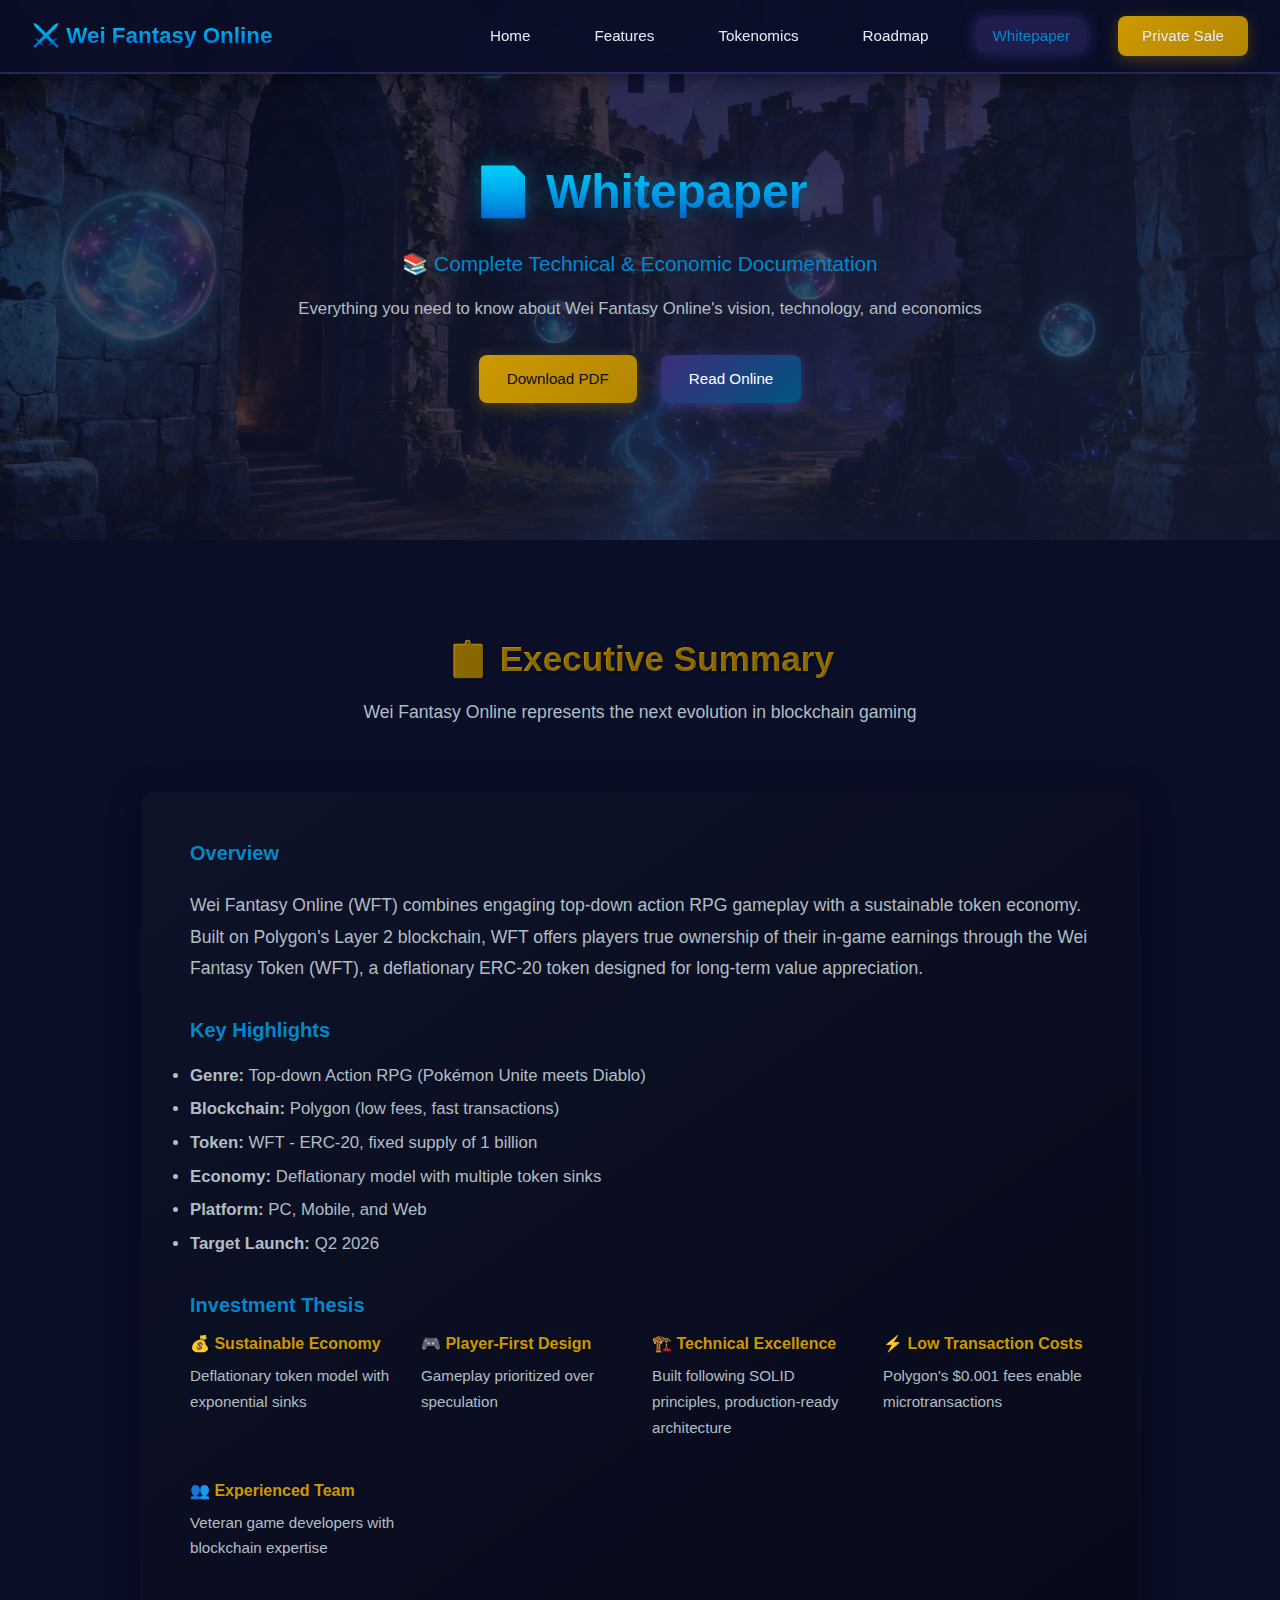
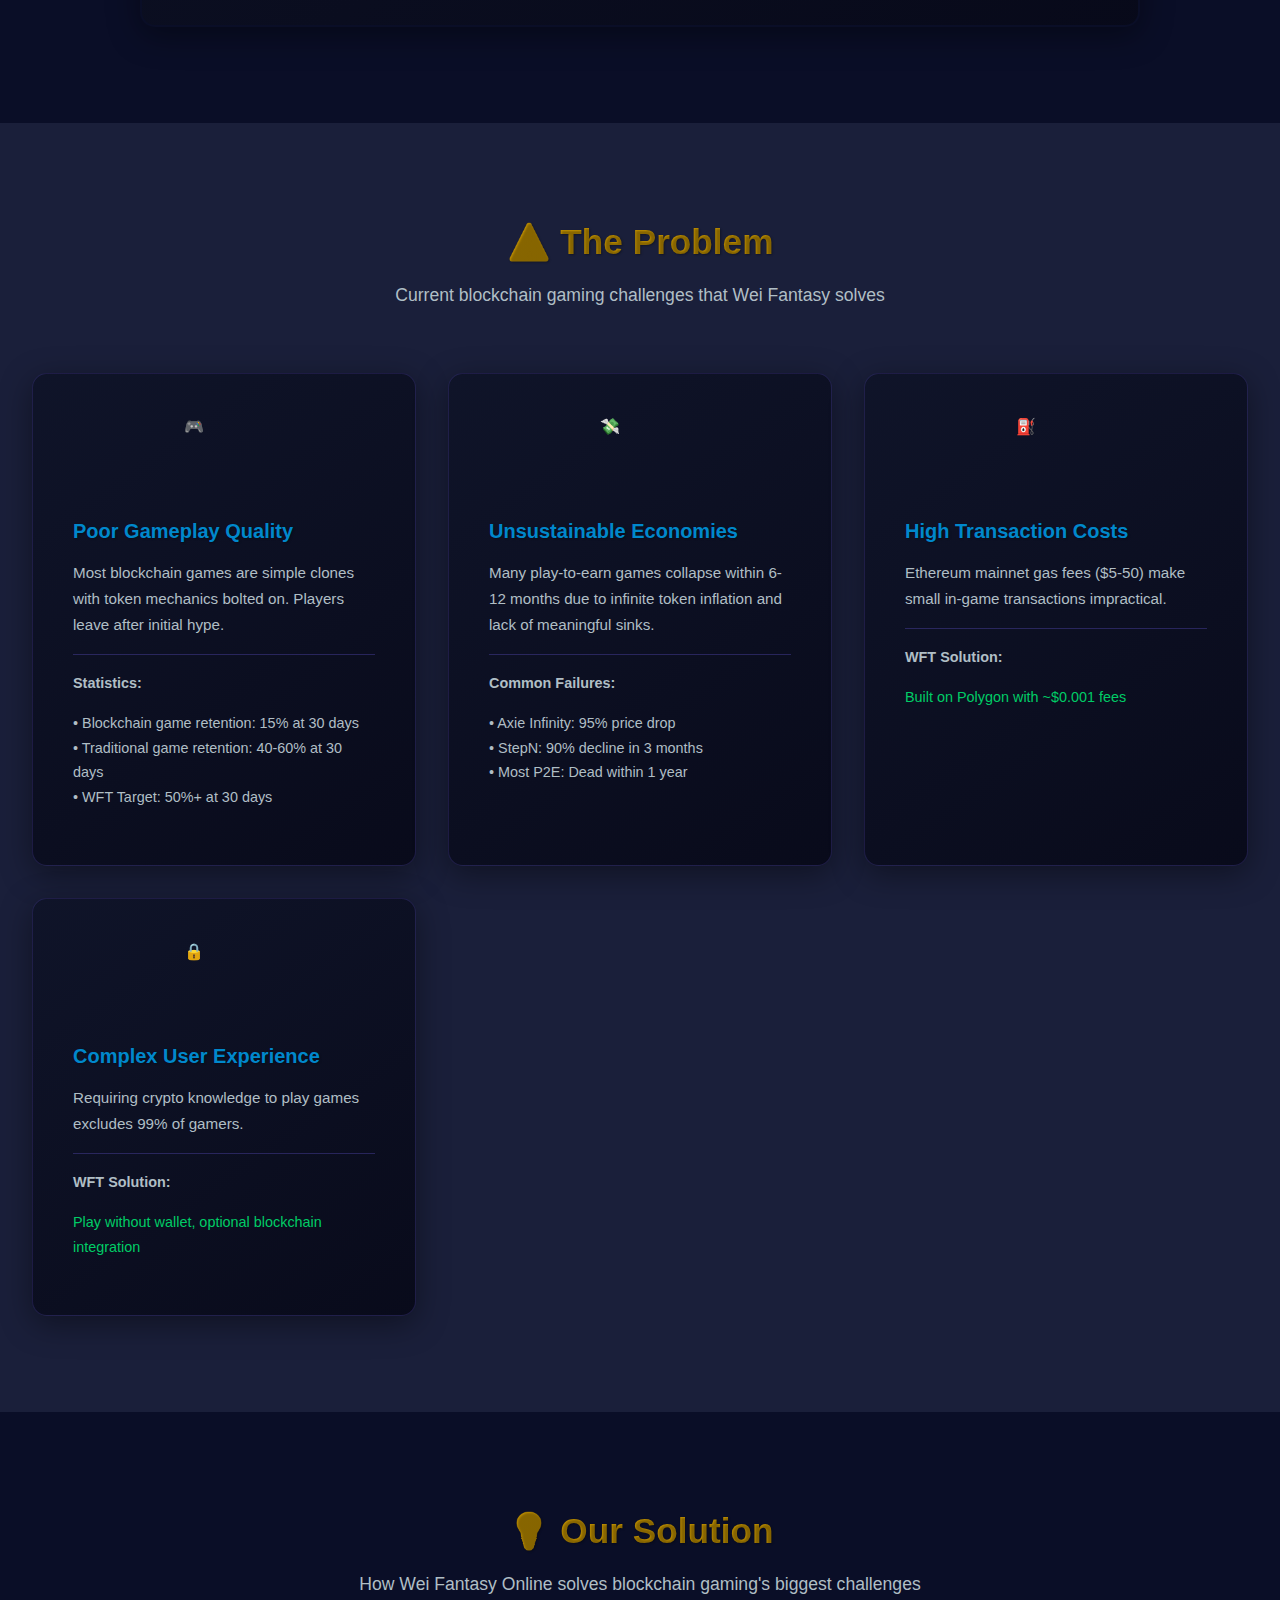
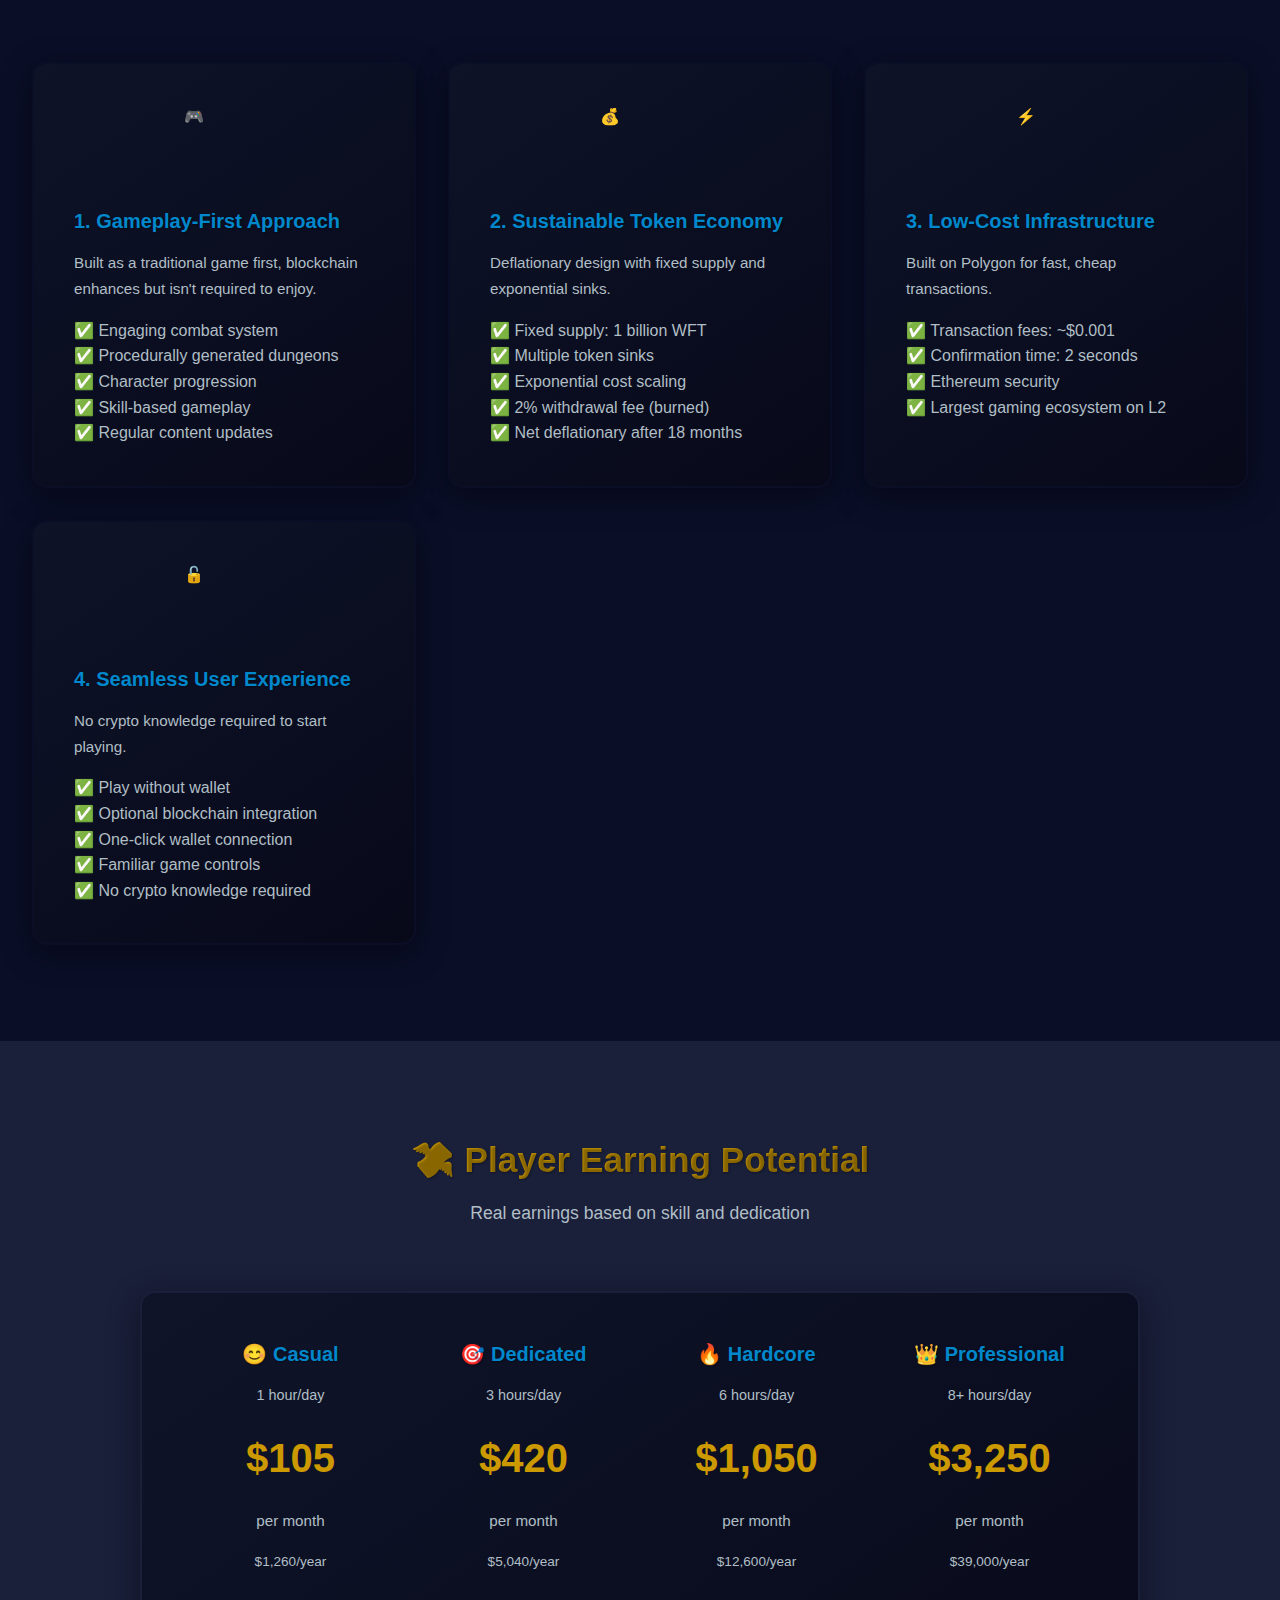
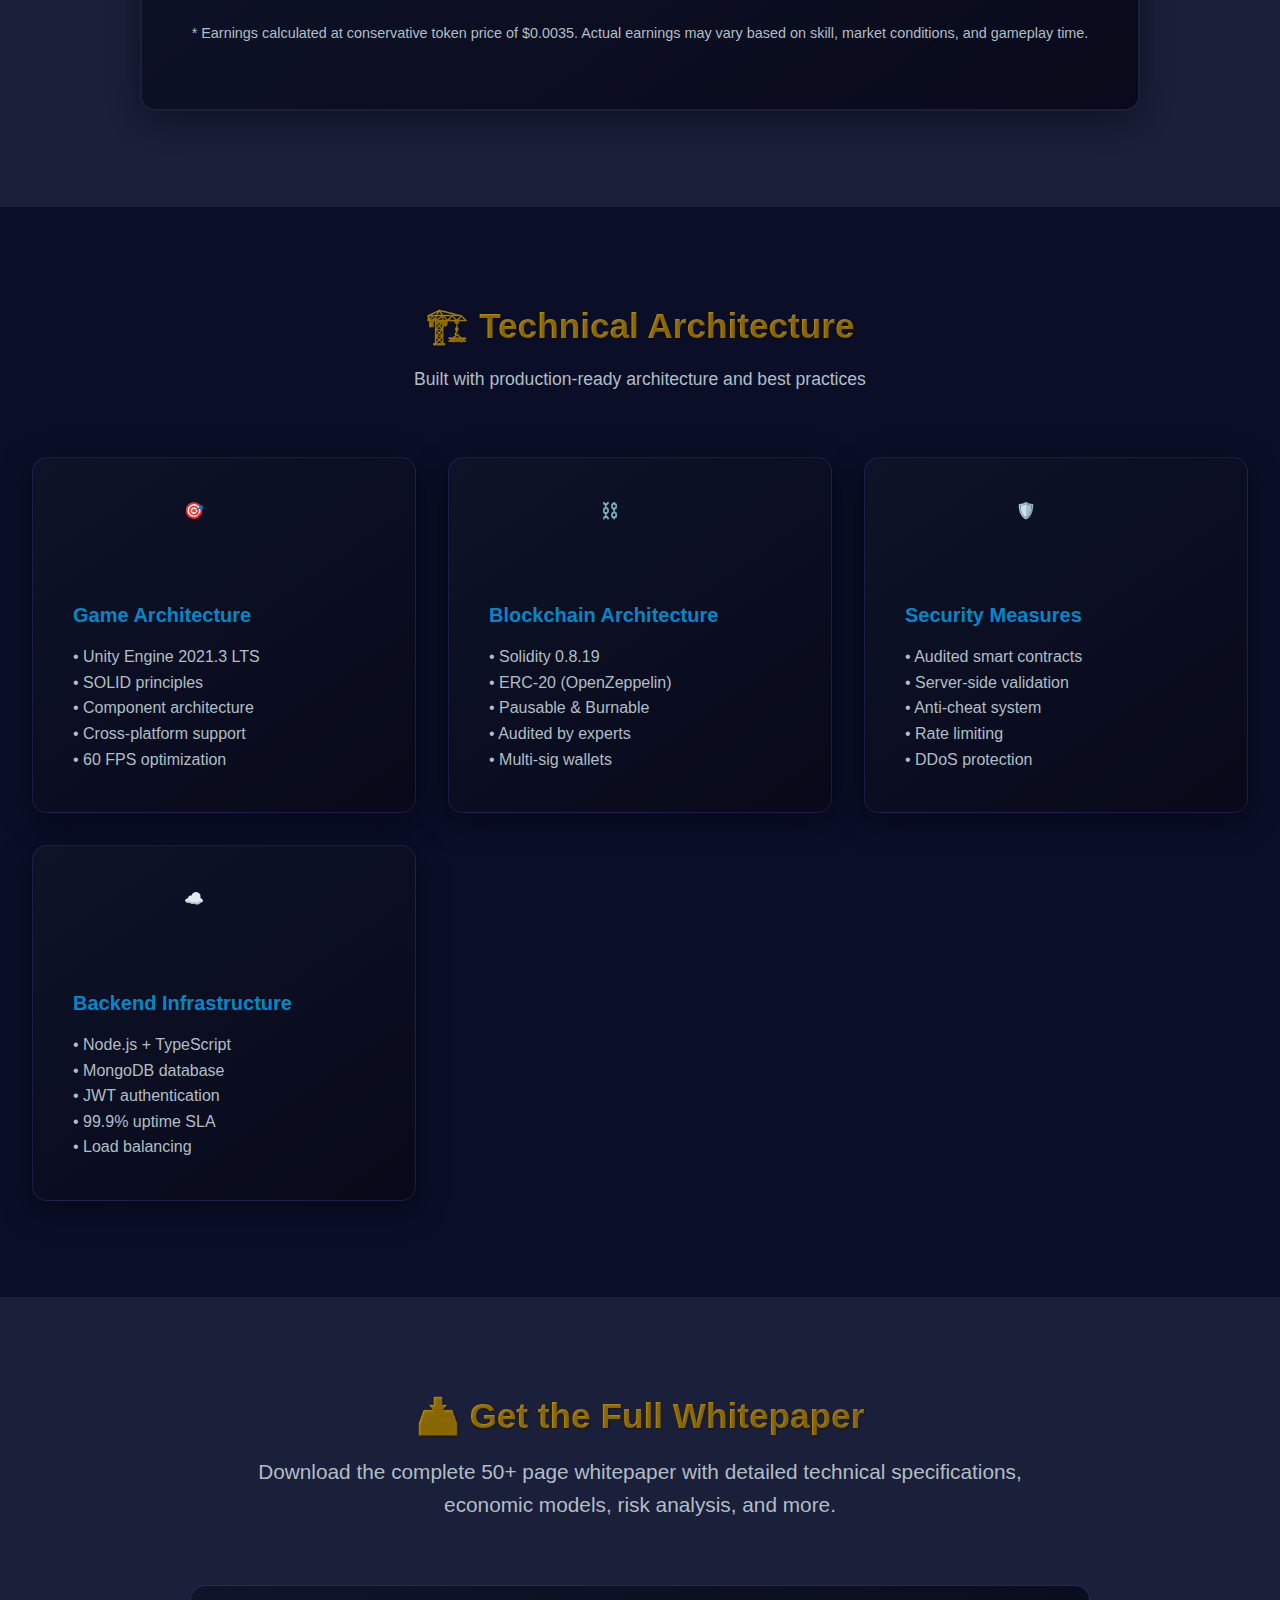
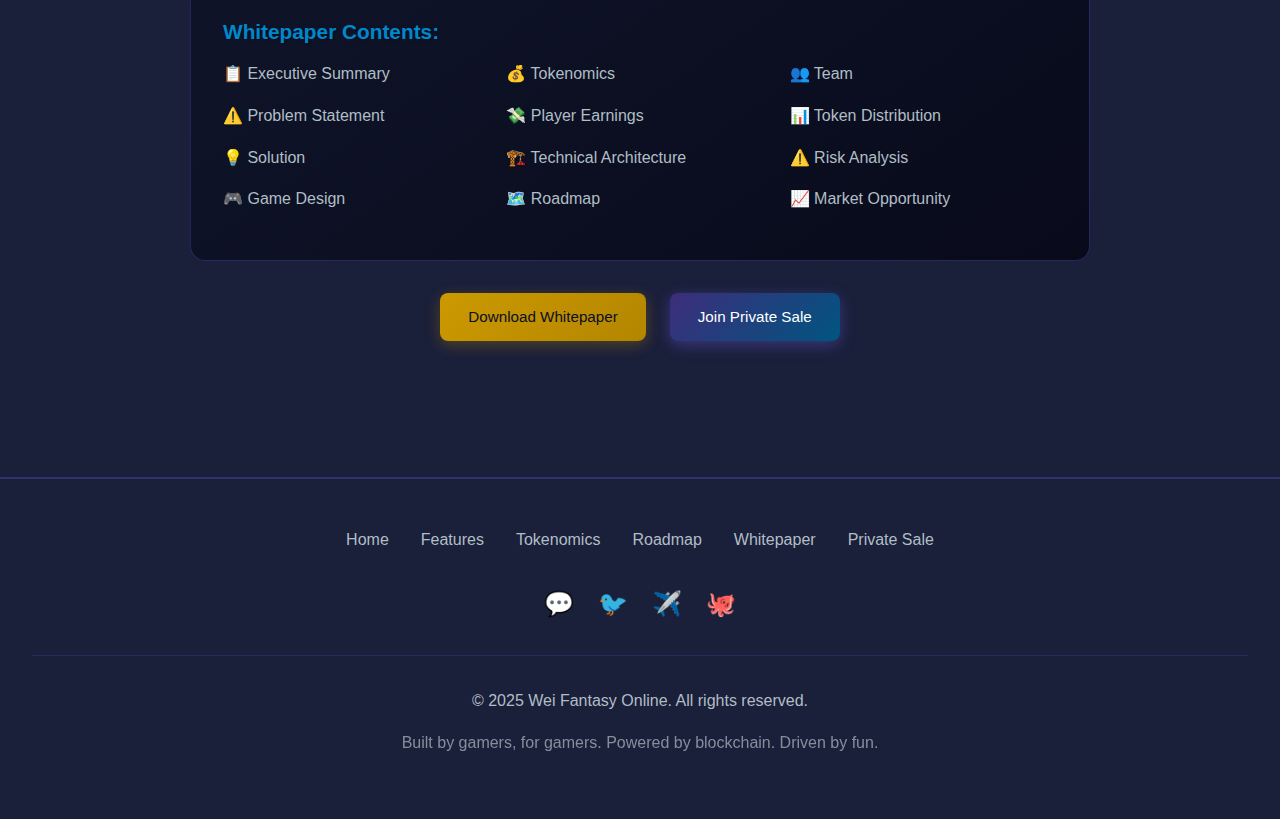
<file: whitepaper.html>
<!DOCTYPE html>
<html lang="en">
	<head>
		<meta charset="UTF-8" />
		<meta name="viewport" content="width=device-width, initial-scale=1.0" />
		<title>Whitepaper - Wei Fantasy Online</title>
		<meta
			name="description"
			content="Wei Fantasy Online comprehensive whitepaper. Learn about our blockchain-integrated action RPG, sustainable tokenomics, and play-to-earn model."
		/>
		<link rel="stylesheet" href="assets/css/styles.css" />
	</head>
	<body>
		<!-- Header -->
		<header>
			<nav>
				<div class="logo">⚔️ Wei Fantasy Online</div>
				<div class="hamburger" onclick="toggleMobileMenu()">
					<span></span>
					<span></span>
					<span></span>
				</div>
				<ul class="nav-links">
					<li><a href="index.html">Home</a></li>
					<li><a href="features.html">Features</a></li>
					<li><a href="tokenomics.html">Tokenomics</a></li>
					<li><a href="roadmap.html">Roadmap</a></li>
					<li>
						<a href="whitepaper.html" class="active">Whitepaper</a>
					</li>
					<li>
						<a
							href="private-sale.html"
							class="btn btn-gold"
							style="padding: 0.5rem 1.5rem"
							>Private Sale</a
						>
					</li>
				</ul>
			</nav>
		</header>

		<!-- Hero Section -->
		<section class="hero" style="min-height: 60vh">
			<img
				src="assets/images/hero-background.jpeg"
				alt="Wei Fantasy Whitepaper"
				class="hero-bg"
			/>
			<div class="hero-content">
				<h1>📄 Whitepaper</h1>
				<p class="hero-subtitle">
					📚 Complete Technical & Economic Documentation
				</p>
				<p class="hero-description">
					Everything you need to know about Wei Fantasy Online's
					vision, technology, and economics
				</p>
				<div class="hero-buttons" style="margin-top: 2rem">
					<a href="WFT_WHITEPAPER.pdf" download class="btn btn-gold"
						>Download PDF</a
					>
					<a href="#executive-summary" class="btn btn-primary"
						>Read Online</a
					>
				</div>
			</div>
		</section>

		<!-- Executive Summary Section -->
		<section id="executive-summary" class="section-dark">
			<h2 class="section-title">📋 Executive Summary</h2>
			<p class="section-subtitle">
				Wei Fantasy Online represents the next evolution in blockchain
				gaming
			</p>

			<div style="max-width: 1000px; margin: 0 auto">
				<div
					class="feature-card magic-border"
					style="padding: 3rem; text-align: left"
				>
					<h3
						style="color: var(--accent-cyan); margin-bottom: 1.5rem"
					>
						Overview
					</h3>
					<p
						style="
							color: var(--text-gray);
							line-height: 1.8;
							font-size: 1.1rem;
						"
					>
						Wei Fantasy Online (WFT) combines engaging top-down
						action RPG gameplay with a sustainable token economy.
						Built on Polygon's Layer 2 blockchain, WFT offers
						players true ownership of their in-game earnings through
						the Wei Fantasy Token (WFT), a deflationary ERC-20 token
						designed for long-term value appreciation.
					</p>

					<h3
						style="
							color: var(--accent-cyan);
							margin-top: 2rem;
							margin-bottom: 1rem;
						"
					>
						Key Highlights
					</h3>
					<ul
						style="
							color: var(--text-gray);
							line-height: 2;
							font-size: 1.05rem;
						"
					>
						<li>
							<strong>Genre:</strong> Top-down Action RPG (Pokémon
							Unite meets Diablo)
						</li>
						<li>
							<strong>Blockchain:</strong> Polygon (low fees, fast
							transactions)
						</li>
						<li>
							<strong>Token:</strong> WFT - ERC-20, fixed supply
							of 1 billion
						</li>
						<li>
							<strong>Economy:</strong> Deflationary model with
							multiple token sinks
						</li>
						<li><strong>Platform:</strong> PC, Mobile, and Web</li>
						<li><strong>Target Launch:</strong> Q2 2026</li>
					</ul>

					<h3
						style="
							color: var(--accent-cyan);
							margin-top: 2rem;
							margin-bottom: 1rem;
						"
					>
						Investment Thesis
					</h3>
					<div
						style="
							display: grid;
							grid-template-columns: repeat(
								auto-fit,
								minmax(200px, 1fr)
							);
							gap: 1.5rem;
							margin-top: 1rem;
						"
					>
						<div>
							<h4
								style="
									color: var(--accent-gold);
									margin-bottom: 0.5rem;
								"
							>
								💰 Sustainable Economy
							</h4>
							<p
								style="
									color: var(--text-gray);
									font-size: 0.95rem;
								"
							>
								Deflationary token model with exponential sinks
							</p>
						</div>
						<div>
							<h4
								style="
									color: var(--accent-gold);
									margin-bottom: 0.5rem;
								"
							>
								🎮 Player-First Design
							</h4>
							<p
								style="
									color: var(--text-gray);
									font-size: 0.95rem;
								"
							>
								Gameplay prioritized over speculation
							</p>
						</div>
						<div>
							<h4
								style="
									color: var(--accent-gold);
									margin-bottom: 0.5rem;
								"
							>
								🏗️ Technical Excellence
							</h4>
							<p
								style="
									color: var(--text-gray);
									font-size: 0.95rem;
								"
							>
								Built following SOLID principles,
								production-ready architecture
							</p>
						</div>
						<div>
							<h4
								style="
									color: var(--accent-gold);
									margin-bottom: 0.5rem;
								"
							>
								⚡ Low Transaction Costs
							</h4>
							<p
								style="
									color: var(--text-gray);
									font-size: 0.95rem;
								"
							>
								Polygon's $0.001 fees enable microtransactions
							</p>
						</div>
						<div>
							<h4
								style="
									color: var(--accent-gold);
									margin-bottom: 0.5rem;
								"
							>
								👥 Experienced Team
							</h4>
							<p
								style="
									color: var(--text-gray);
									font-size: 0.95rem;
								"
							>
								Veteran game developers with blockchain
								expertise
							</p>
						</div>
					</div>
				</div>
			</div>
		</section>

		<!-- Problem Statement Section -->
		<section class="section-darker">
			<h2 class="section-title">⚠️ The Problem</h2>
			<p class="section-subtitle">
				Current blockchain gaming challenges that Wei Fantasy solves
			</p>

			<div class="features-grid">
				<div class="feature-card">
					<span class="feature-icon">🎮</span>
					<h3>Poor Gameplay Quality</h3>
					<p style="color: var(--text-gray)">
						Most blockchain games are simple clones with token
						mechanics bolted on. Players leave after initial hype.
					</p>
					<div
						style="
							margin-top: 1rem;
							padding-top: 1rem;
							border-top: 1px solid rgba(108, 92, 231, 0.3);
						"
					>
						<p style="font-size: 0.9rem">
							<strong>Statistics:</strong>
						</p>
						<p style="font-size: 0.9rem; color: var(--text-gray)">
							• Blockchain game retention: 15% at 30 days<br />•
							Traditional game retention: 40-60% at 30 days<br />•
							WFT Target: 50%+ at 30 days
						</p>
					</div>
				</div>

				<div class="feature-card">
					<span class="feature-icon">💸</span>
					<h3>Unsustainable Economies</h3>
					<p style="color: var(--text-gray)">
						Many play-to-earn games collapse within 6-12 months due
						to infinite token inflation and lack of meaningful
						sinks.
					</p>
					<div
						style="
							margin-top: 1rem;
							padding-top: 1rem;
							border-top: 1px solid rgba(108, 92, 231, 0.3);
						"
					>
						<p style="font-size: 0.9rem">
							<strong>Common Failures:</strong>
						</p>
						<p style="font-size: 0.9rem; color: var(--text-gray)">
							• Axie Infinity: 95% price drop<br />• StepN: 90%
							decline in 3 months<br />• Most P2E: Dead within 1
							year
						</p>
					</div>
				</div>

				<div class="feature-card">
					<span class="feature-icon">⛽</span>
					<h3>High Transaction Costs</h3>
					<p style="color: var(--text-gray)">
						Ethereum mainnet gas fees ($5-50) make small in-game
						transactions impractical.
					</p>
					<div
						style="
							margin-top: 1rem;
							padding-top: 1rem;
							border-top: 1px solid rgba(108, 92, 231, 0.3);
						"
					>
						<p style="font-size: 0.9rem">
							<strong>WFT Solution:</strong>
						</p>
						<p
							style="
								font-size: 0.9rem;
								color: var(--accent-green);
							"
						>
							Built on Polygon with ~$0.001 fees
						</p>
					</div>
				</div>

				<div class="feature-card">
					<span class="feature-icon">🔒</span>
					<h3>Complex User Experience</h3>
					<p style="color: var(--text-gray)">
						Requiring crypto knowledge to play games excludes 99% of
						gamers.
					</p>
					<div
						style="
							margin-top: 1rem;
							padding-top: 1rem;
							border-top: 1px solid rgba(108, 92, 231, 0.3);
						"
					>
						<p style="font-size: 0.9rem">
							<strong>WFT Solution:</strong>
						</p>
						<p
							style="
								font-size: 0.9rem;
								color: var(--accent-green);
							"
						>
							Play without wallet, optional blockchain integration
						</p>
					</div>
				</div>
			</div>
		</section>

		<!-- Solution Section -->
		<section class="section-dark">
			<h2 class="section-title">💡 Our Solution</h2>
			<p class="section-subtitle">
				How Wei Fantasy Online solves blockchain gaming's biggest
				challenges
			</p>

			<div class="features-grid">
				<div class="feature-card magic-border">
					<span class="feature-icon">🎮</span>
					<h3>1. Gameplay-First Approach</h3>
					<p style="color: var(--text-gray); margin-bottom: 1rem">
						Built as a traditional game first, blockchain enhances
						but isn't required to enjoy.
					</p>
					<ul
						style="
							text-align: left;
							color: var(--text-gray);
							list-style: none;
						"
					>
						<li>✅ Engaging combat system</li>
						<li>✅ Procedurally generated dungeons</li>
						<li>✅ Character progression</li>
						<li>✅ Skill-based gameplay</li>
						<li>✅ Regular content updates</li>
					</ul>
				</div>

				<div class="feature-card magic-border">
					<span class="feature-icon">💰</span>
					<h3>2. Sustainable Token Economy</h3>
					<p style="color: var(--text-gray); margin-bottom: 1rem">
						Deflationary design with fixed supply and exponential
						sinks.
					</p>
					<ul
						style="
							text-align: left;
							color: var(--text-gray);
							list-style: none;
						"
					>
						<li>✅ Fixed supply: 1 billion WFT</li>
						<li>✅ Multiple token sinks</li>
						<li>✅ Exponential cost scaling</li>
						<li>✅ 2% withdrawal fee (burned)</li>
						<li>✅ Net deflationary after 18 months</li>
					</ul>
				</div>

				<div class="feature-card magic-border">
					<span class="feature-icon">⚡</span>
					<h3>3. Low-Cost Infrastructure</h3>
					<p style="color: var(--text-gray); margin-bottom: 1rem">
						Built on Polygon for fast, cheap transactions.
					</p>
					<ul
						style="
							text-align: left;
							color: var(--text-gray);
							list-style: none;
						"
					>
						<li>✅ Transaction fees: ~$0.001</li>
						<li>✅ Confirmation time: 2 seconds</li>
						<li>✅ Ethereum security</li>
						<li>✅ Largest gaming ecosystem on L2</li>
					</ul>
				</div>

				<div class="feature-card magic-border">
					<span class="feature-icon">🔓</span>
					<h3>4. Seamless User Experience</h3>
					<p style="color: var(--text-gray); margin-bottom: 1rem">
						No crypto knowledge required to start playing.
					</p>
					<ul
						style="
							text-align: left;
							color: var(--text-gray);
							list-style: none;
						"
					>
						<li>✅ Play without wallet</li>
						<li>✅ Optional blockchain integration</li>
						<li>✅ One-click wallet connection</li>
						<li>✅ Familiar game controls</li>
						<li>✅ No crypto knowledge required</li>
					</ul>
				</div>
			</div>
		</section>

		<!-- Earning Potential Section -->
		<section class="section-darker">
			<h2 class="section-title">💸 Player Earning Potential</h2>
			<p class="section-subtitle">
				Real earnings based on skill and dedication
			</p>

			<div style="max-width: 1000px; margin: 0 auto">
				<div class="feature-card magic-border" style="padding: 3rem">
					<div
						style="
							display: grid;
							grid-template-columns: repeat(
								auto-fit,
								minmax(200px, 1fr)
							);
							gap: 2rem;
							text-align: center;
						"
					>
						<div>
							<h3 style="color: var(--accent-cyan)">😊 Casual</h3>
							<p
								style="
									font-size: 0.9rem;
									color: var(--text-gray);
									margin: 0.5rem 0;
								"
							>
								1 hour/day
							</p>
							<p
								style="
									font-size: 2.5rem;
									font-weight: bold;
									color: var(--accent-gold);
									margin: 1rem 0;
								"
							>
								$105
							</p>
							<p style="color: var(--text-gray)">per month</p>
							<p
								style="
									font-size: 0.85rem;
									color: var(--text-gray);
									margin-top: 0.5rem;
								"
							>
								$1,260/year
							</p>
						</div>

						<div>
							<h3 style="color: var(--accent-cyan)">
								🎯 Dedicated
							</h3>
							<p
								style="
									font-size: 0.9rem;
									color: var(--text-gray);
									margin: 0.5rem 0;
								"
							>
								3 hours/day
							</p>
							<p
								style="
									font-size: 2.5rem;
									font-weight: bold;
									color: var(--accent-gold);
									margin: 1rem 0;
								"
							>
								$420
							</p>
							<p style="color: var(--text-gray)">per month</p>
							<p
								style="
									font-size: 0.85rem;
									color: var(--text-gray);
									margin-top: 0.5rem;
								"
							>
								$5,040/year
							</p>
						</div>

						<div>
							<h3 style="color: var(--accent-cyan)">
								🔥 Hardcore
							</h3>
							<p
								style="
									font-size: 0.9rem;
									color: var(--text-gray);
									margin: 0.5rem 0;
								"
							>
								6 hours/day
							</p>
							<p
								style="
									font-size: 2.5rem;
									font-weight: bold;
									color: var(--accent-gold);
									margin: 1rem 0;
								"
							>
								$1,050
							</p>
							<p style="color: var(--text-gray)">per month</p>
							<p
								style="
									font-size: 0.85rem;
									color: var(--text-gray);
									margin-top: 0.5rem;
								"
							>
								$12,600/year
							</p>
						</div>

						<div>
							<h3 style="color: var(--accent-cyan)">
								👑 Professional
							</h3>
							<p
								style="
									font-size: 0.9rem;
									color: var(--text-gray);
									margin: 0.5rem 0;
								"
							>
								8+ hours/day
							</p>
							<p
								style="
									font-size: 2.5rem;
									font-weight: bold;
									color: var(--accent-gold);
									margin: 1rem 0;
								"
							>
								$3,250
							</p>
							<p style="color: var(--text-gray)">per month</p>
							<p
								style="
									font-size: 0.85rem;
									color: var(--text-gray);
									margin-top: 0.5rem;
								"
							>
								$39,000/year
							</p>
						</div>
					</div>

					<p
						style="
							text-align: center;
							margin-top: 2rem;
							color: var(--text-gray);
							font-size: 0.9rem;
						"
					>
						* Earnings calculated at conservative token price of
						$0.0035. Actual earnings may vary based on skill, market
						conditions, and gameplay time.
					</p>
				</div>
			</div>
		</section>

		<!-- Technical Architecture Section -->
		<section class="section-dark">
			<h2 class="section-title">🏗️ Technical Architecture</h2>
			<p class="section-subtitle">
				Built with production-ready architecture and best practices
			</p>

			<div class="features-grid">
				<div class="feature-card">
					<span class="feature-icon">🎯</span>
					<h3>Game Architecture</h3>
					<ul
						style="
							text-align: left;
							color: var(--text-gray);
							list-style: none;
						"
					>
						<li>• Unity Engine 2021.3 LTS</li>
						<li>• SOLID principles</li>
						<li>• Component architecture</li>
						<li>• Cross-platform support</li>
						<li>• 60 FPS optimization</li>
					</ul>
				</div>

				<div class="feature-card">
					<span class="feature-icon">⛓️</span>
					<h3>Blockchain Architecture</h3>
					<ul
						style="
							text-align: left;
							color: var(--text-gray);
							list-style: none;
						"
					>
						<li>• Solidity 0.8.19</li>
						<li>• ERC-20 (OpenZeppelin)</li>
						<li>• Pausable & Burnable</li>
						<li>• Audited by experts</li>
						<li>• Multi-sig wallets</li>
					</ul>
				</div>

				<div class="feature-card">
					<span class="feature-icon">🛡️</span>
					<h3>Security Measures</h3>
					<ul
						style="
							text-align: left;
							color: var(--text-gray);
							list-style: none;
						"
					>
						<li>• Audited smart contracts</li>
						<li>• Server-side validation</li>
						<li>• Anti-cheat system</li>
						<li>• Rate limiting</li>
						<li>• DDoS protection</li>
					</ul>
				</div>

				<div class="feature-card">
					<span class="feature-icon">☁️</span>
					<h3>Backend Infrastructure</h3>
					<ul
						style="
							text-align: left;
							color: var(--text-gray);
							list-style: none;
						"
					>
						<li>• Node.js + TypeScript</li>
						<li>• MongoDB database</li>
						<li>• JWT authentication</li>
						<li>• 99.9% uptime SLA</li>
						<li>• Load balancing</li>
					</ul>
				</div>
			</div>
		</section>

		<!-- Download Section -->
		<section class="section-darker">
			<div style="text-align: center; max-width: 900px; margin: 0 auto">
				<h2 class="section-title">📥 Get the Full Whitepaper</h2>
				<p class="section-subtitle" style="font-size: 1.3rem">
					Download the complete 50+ page whitepaper with detailed
					technical specifications, economic models, risk analysis,
					and more.
				</p>

				<div
					style="
						margin-top: 2rem;
						padding: 2rem;
						background: var(--gradient-card);
						border-radius: 15px;
						border: 1px solid rgba(108, 92, 231, 0.3);
						text-align: left;
					"
				>
					<h3 style="color: var(--accent-cyan); margin-bottom: 1rem">
						Whitepaper Contents:
					</h3>
					<div
						style="
							display: grid;
							grid-template-columns: repeat(
								auto-fit,
								minmax(250px, 1fr)
							);
							gap: 1rem;
						"
					>
						<div>
							<p>📋 Executive Summary</p>
							<p>⚠️ Problem Statement</p>
							<p>💡 Solution</p>
							<p>🎮 Game Design</p>
						</div>
						<div>
							<p>💰 Tokenomics</p>
							<p>💸 Player Earnings</p>
							<p>🏗️ Technical Architecture</p>
							<p>🗺️ Roadmap</p>
						</div>
						<div>
							<p>👥 Team</p>
							<p>📊 Token Distribution</p>
							<p>⚠️ Risk Analysis</p>
							<p>📈 Market Opportunity</p>
						</div>
					</div>
				</div>

				<div class="hero-buttons" style="margin-top: 2rem">
					<a href="WFT_WHITEPAPER.pdf" download class="btn btn-gold"
						>Download Whitepaper</a
					>
					<a href="private-sale.html" class="btn btn-primary"
						>Join Private Sale</a
					>
				</div>
			</div>
		</section>

		<!-- Footer -->
		<footer>
			<div class="footer-content">
				<div class="footer-links">
					<a href="index.html">Home</a>
					<a href="features.html">Features</a>
					<a href="tokenomics.html">Tokenomics</a>
					<a href="roadmap.html">Roadmap</a>
					<a href="whitepaper.html">Whitepaper</a>
					<a href="private-sale.html">Private Sale</a>
				</div>

				<div class="social-links">
					<a href="#" title="Discord">💬</a>
					<a href="#" title="Twitter">🐦</a>
					<a href="#" title="Telegram">✈️</a>
					<a href="#" title="GitHub">🐙</a>
				</div>

				<div class="copyright">
					<p>&copy; 2025 Wei Fantasy Online. All rights reserved.</p>
					<p style="margin-top: 0.5rem; opacity: 0.7">
						Built by gamers, for gamers. Powered by blockchain.
						Driven by fun.
					</p>
				</div>
			</div>
		</footer>
	</body>
</html>
</file>
<file: assets/css/styles.css>
/* ==================== FANTASY GAME THEME STYLES ==================== */
/* Inspired by Toram Online with Wei Fantasy branding */

* {
	margin: 0;
	padding: 0;
	box-sizing: border-box;
}

:root {
	/* Fantasy Color Palette */
	--primary-dark: #0a0e27;
	--secondary-dark: #1a1f3a;
	--accent-purple: #4a3ba8;
	--accent-cyan: #0088cc;
	--accent-gold: #cc9900;
	--accent-green: #00cc66;
	--text-light: #e8eaf6;
	--text-gray: #b0bec5;

	/* Gradients - Darker versions */
	--gradient-hero: linear-gradient(
		135deg,
		rgba(10, 14, 39, 0.75) 0%,
		rgba(26, 31, 58, 0.75) 100%
	);
	--gradient-card: linear-gradient(
		145deg,
		rgba(15, 20, 40, 0.95) 0%,
		rgba(8, 10, 25, 0.95) 100%
	);
	--gradient-accent: linear-gradient(135deg, #3d2d7a 0%, #005580 100%);
	--gradient-gold: linear-gradient(135deg, #cc9900 0%, #b38600 100%);
	--gradient-blue-text: linear-gradient(to top, #0055cc 0%, #00ddff 100%);

	/* Shadows */
	--shadow-glow: 0 0 30px rgba(74, 59, 168, 0.5);
	--shadow-card: 0 8px 32px rgba(0, 0, 0, 0.4);
	--shadow-hover: 0 12px 48px rgba(0, 136, 204, 0.3);
}

html {
	scroll-behavior: smooth;
}

body {
	font-family: "Segoe UI", "Roboto", Arial, sans-serif;
	line-height: 1.6;
	color: var(--text-light);
	background: var(--primary-dark);
	overflow-x: hidden;
}

/* ==================== TYPOGRAPHY ==================== */
h1,
h2,
h3,
h4,
h5,
h6 {
	font-weight: 600;
	line-height: 1.3;
	margin-bottom: 1rem;
	text-shadow: 1px 1px 2px rgba(0, 0, 0, 0.3);
}

h1 {
	font-size: 2.5rem;
	background: var(--gradient-blue-text);
	-webkit-background-clip: text;
	-webkit-text-fill-color: transparent;
	background-clip: text;
	text-shadow: 0 0 20px rgba(0, 204, 255, 0.3);
}

h2 {
	font-size: 1.8rem;
	color: var(--accent-cyan);
	font-weight: 600;
}

h3 {
	font-size: 1.3rem;
	color: var(--accent-purple);
	font-weight: 600;
}

p {
	margin-bottom: 1rem;
	color: var(--text-gray);
	font-size: 1rem;
	line-height: 1.6;
}

a {
	color: var(--accent-cyan);
	text-decoration: none;
	transition: all 0.3s ease;
}

a:hover {
	color: var(--accent-gold);
	text-shadow: 0 0 10px rgba(0, 212, 255, 0.5);
}

/* ==================== HEADER / NAVIGATION ==================== */
header {
	position: fixed;
	top: 0;
	width: 100%;
	background: rgba(10, 14, 39, 0.95);
	backdrop-filter: blur(10px);
	border-bottom: 2px solid rgba(108, 92, 231, 0.3);
	z-index: 1000;
	padding: 1rem 0;
	box-shadow: 0 4px 20px rgba(0, 0, 0, 0.5);
}

nav {
	max-width: 1400px;
	margin: 0 auto;
	padding: 0 2rem;
	display: flex;
	justify-content: space-between;
	align-items: center;
}

.logo {
	font-size: 1.4rem;
	font-weight: 600;
	background: var(--gradient-blue-text);
	-webkit-background-clip: text;
	-webkit-text-fill-color: transparent;
	background-clip: text;
	display: flex;
	align-items: center;
	gap: 0.5rem;
	text-shadow: none;
}

.logo:hover {
	filter: brightness(1.2);
}

.nav-links {
	display: flex;
	list-style: none;
	gap: 2rem;
	align-items: center;
}

.nav-links a {
	color: var(--text-light);
	font-weight: 400;
	font-size: 0.95rem;
	padding: 0.5rem 1rem;
	border-radius: 8px;
	transition: all 0.3s ease;
}

.nav-links a:hover,
.nav-links a.active {
	background: rgba(108, 92, 231, 0.2);
	color: var(--accent-cyan);
	box-shadow: 0 0 15px rgba(108, 92, 231, 0.4);
}

/* Hamburger Menu */
.hamburger {
	display: none;
	flex-direction: column;
	cursor: pointer;
	gap: 5px;
	z-index: 1001;
}

.hamburger span {
	width: 30px;
	height: 3px;
	background: var(--accent-cyan);
	border-radius: 3px;
	transition: all 0.3s ease;
}

.hamburger.active span:nth-child(1) {
	transform: rotate(45deg) translate(8px, 8px);
}

.hamburger.active span:nth-child(2) {
	opacity: 0;
}

.hamburger.active span:nth-child(3) {
	transform: rotate(-45deg) translate(8px, -8px);
}

/* ==================== BUTTONS ==================== */
.btn {
	padding: 0.75rem 1.75rem;
	border-radius: 8px;
	font-weight: 500;
	font-size: 0.95rem;
	cursor: pointer;
	transition: all 0.3s ease;
	border: none;
	display: inline-block;
	text-align: center;
}

.btn-primary {
	background: var(--gradient-accent);
	color: white;
	box-shadow: 0 4px 15px rgba(108, 92, 231, 0.4);
}

.btn-primary:hover {
	transform: translateY(-2px);
	box-shadow: var(--shadow-glow);
}

.btn-secondary {
	background: transparent;
	border: 2px solid var(--accent-cyan);
	color: var(--accent-cyan);
}

.btn-secondary:hover {
	background: var(--accent-cyan);
	color: var(--primary-dark);
	box-shadow: 0 0 20px rgba(0, 212, 255, 0.5);
}

.btn-gold {
	background: var(--gradient-gold);
	color: var(--primary-dark);
	box-shadow: 0 4px 15px rgba(204, 153, 0, 0.3);
}

.btn-gold:hover {
	transform: translateY(-2px);
	box-shadow: 0 6px 20px rgba(204, 153, 0, 0.4);
	background: linear-gradient(135deg, #b38600 0%, #996600 100%);
	color: white;
}

/* ==================== HERO SECTION ==================== */
.hero {
	min-height: 100vh;
	display: flex;
	align-items: center;
	justify-content: center;
	text-align: center;
	padding: 8rem 2rem 4rem;
	position: relative;
	overflow: hidden;
}

.hero::before {
	content: "";
	position: absolute;
	top: 0;
	left: 0;
	right: 0;
	bottom: 0;
	background: var(--gradient-hero);
	z-index: 1;
}

.hero-bg {
	position: absolute;
	top: 0;
	left: 0;
	width: 100%;
	height: 100%;
	object-fit: cover;
	object-position: center;
	z-index: 0;
}

.hero-content {
	position: relative;
	z-index: 2;
	max-width: 1000px;
	animation: fadeInUp 1s ease-out;
}

.hero h1 {
	font-size: 3rem;
	margin-bottom: 1.5rem;
	animation: fadeInUp 1s ease-out 0.2s backwards;
	font-weight: 600;
}

.hero-subtitle {
	font-size: 1.3rem;
	color: var(--accent-cyan);
	margin-bottom: 1rem;
	animation: fadeInUp 1s ease-out 0.4s backwards;
	font-weight: 500;
}

.hero-description {
	font-size: 1.05rem;
	color: var(--text-gray);
	margin-bottom: 2rem;
	animation: fadeInUp 1s ease-out 0.6s backwards;
	font-weight: 400;
}

.hero-buttons {
	display: flex;
	gap: 1.5rem;
	justify-content: center;
	flex-wrap: wrap;
	animation: fadeInUp 1s ease-out 0.8s backwards;
	margin-bottom: 2.5rem;
}

.hero-countdown {
	margin: 2.5rem 0;
	animation: fadeInUp 1s ease-out 1s backwards;
}

.hero-countdown-timer {
	justify-content: center;
	margin: 0 auto;
}

.hero-countdown-timer .countdown-number {
	font-size: 2.5rem;
}

.hero-countdown-timer .countdown-item {
	min-width: 80px;
}

.hero-countdown-timer .countdown-label {
	font-size: 0.8rem;
}

.hero-countdown-timer .countdown-separator {
	font-size: 2rem;
}

/* ==================== STATS CARDS ==================== */
.stats-grid {
	display: grid;
	grid-template-columns: repeat(auto-fit, minmax(250px, 1fr));
	gap: 2rem;
	margin: 3rem 0;
	animation: fadeInUp 1s ease-out 1s backwards;
}

.stat-card {
	background: var(--gradient-card);
	padding: 2rem;
	border-radius: 15px;
	text-align: center;
	border: 1px solid rgba(108, 92, 231, 0.3);
	box-shadow: var(--shadow-card);
	transition: all 0.3s ease;
}

.stat-card:hover {
	transform: translateY(-10px);
	box-shadow: var(--shadow-hover);
	border-color: var(--accent-cyan);
}

.stat-number {
	font-size: 2rem;
	font-weight: 600;
	background: var(--gradient-gold);
	-webkit-background-clip: text;
	-webkit-text-fill-color: transparent;
	background-clip: text;
	margin-bottom: 0.5rem;
}

.stat-label {
	color: var(--text-gray);
	font-size: 0.95rem;
}

/* ==================== COUNTDOWN TIMER SECTION ==================== */
.countdown-section {
	padding: 6rem 2rem;
	background: linear-gradient(
		135deg,
		rgba(10, 14, 39, 0.98) 0%,
		rgba(26, 31, 58, 0.98) 100%
	);
	position: relative;
	overflow: hidden;
}

.countdown-section::before {
	content: "";
	position: absolute;
	top: 0;
	left: 0;
	right: 0;
	bottom: 0;
	background: radial-gradient(
		circle at 30% 50%,
		rgba(74, 59, 168, 0.15) 0%,
		transparent 50%
	);
	pointer-events: none;
}

.countdown-container {
	max-width: 1200px;
	margin: 0 auto;
	display: grid;
	grid-template-columns: 1fr 1fr;
	gap: 4rem;
	align-items: center;
	position: relative;
	z-index: 1;
}

.countdown-character {
	display: flex;
	justify-content: center;
	align-items: center;
	animation: fadeInLeft 1s ease-out;
}

.character-image {
	max-width: 100%;
	height: auto;
	max-height: 600px;
	object-fit: contain;
	filter: drop-shadow(0 20px 40px rgba(0, 0, 0, 0.5));
	transition: transform 0.3s ease;
}

.character-image:hover {
	transform: scale(1.02);
}

.countdown-content {
	text-align: center;
	animation: fadeInRight 1s ease-out;
}

.countdown-title {
	font-size: 2.5rem;
	color: var(--accent-cyan);
	margin-bottom: 1rem;
	font-weight: 600;
	background: none;
	-webkit-text-fill-color: var(--accent-cyan);
	text-shadow: 0 0 20px rgba(0, 136, 204, 0.5);
}

.countdown-subtitle {
	font-size: 1.2rem;
	color: var(--text-gray);
	margin-bottom: 3rem;
	font-weight: 400;
}

.countdown-timer {
	display: flex;
	justify-content: center;
	align-items: center;
	gap: 1rem;
	margin-bottom: 2.5rem;
	flex-wrap: wrap;
}

.countdown-item {
	display: flex;
	flex-direction: column;
	align-items: center;
	min-width: 100px;
}

.countdown-number {
	font-size: 3.5rem;
	font-weight: 700;
	color: var(--accent-gold);
	background: var(--gradient-gold);
	-webkit-background-clip: text;
	-webkit-text-fill-color: transparent;
	background-clip: text;
	line-height: 1;
	margin-bottom: 0.5rem;
	text-shadow: 0 0 30px rgba(204, 153, 0, 0.5);
	font-variant-numeric: tabular-nums;
	transition: transform 0.3s ease;
}

.countdown-item:hover .countdown-number {
	transform: scale(1.1);
}

.countdown-label {
	font-size: 0.9rem;
	color: var(--text-gray);
	text-transform: uppercase;
	letter-spacing: 2px;
	font-weight: 500;
}

.countdown-separator {
	font-size: 2.5rem;
	color: var(--accent-cyan);
	font-weight: 300;
	opacity: 0.6;
	margin: 0 0.5rem;
	animation: pulse 2s ease-in-out infinite;
}

.countdown-cta {
	margin-top: 2rem;
}

.btn-large {
	padding: 1rem 2.5rem;
	font-size: 1.1rem;
}

@keyframes fadeInLeft {
	from {
		opacity: 0;
		transform: translateX(-50px);
	}
	to {
		opacity: 1;
		transform: translateX(0);
	}
}

@keyframes fadeInRight {
	from {
		opacity: 0;
		transform: translateX(50px);
	}
	to {
		opacity: 1;
		transform: translateX(0);
	}
}

/* Responsive countdown */
@media (max-width: 968px) {
	.countdown-container {
		grid-template-columns: 1fr;
		gap: 3rem;
	}

	.countdown-character {
		order: 2;
	}

	.countdown-content {
		order: 1;
	}

	.character-image {
		max-height: 400px;
	}

	.countdown-title {
		font-size: 2rem;
	}

	.countdown-number {
		font-size: 2.5rem;
	}

	.countdown-item {
		min-width: 80px;
	}

	.countdown-separator {
		font-size: 2rem;
	}
}

@media (max-width: 640px) {
	.countdown-timer {
		gap: 0.5rem;
	}

	.countdown-number {
		font-size: 2rem;
	}

	.countdown-item {
		min-width: 70px;
	}

	.countdown-label {
		font-size: 0.75rem;
	}

	.countdown-separator {
		font-size: 1.5rem;
		margin: 0 0.25rem;
	}

	.character-image {
		max-height: 300px;
	}
}

/* ==================== SECTIONS ==================== */
section {
	padding: 6rem 2rem;
	max-width: 1400px;
	margin: 0 auto;
	position: relative;
}

.section-dark {
	background: var(--primary-dark);
}

.section-darker {
	background: var(--secondary-dark);
}

.section-title {
	text-align: center;
	font-size: 2.2rem;
	margin-bottom: 1rem;
	background: var(--gradient-gold);
	-webkit-background-clip: text;
	-webkit-text-fill-color: transparent;
	background-clip: text;
	font-weight: 600;
}

.section-subtitle {
	text-align: center;
	font-size: 1.1rem;
	color: var(--text-gray);
	margin-bottom: 4rem;
	max-width: 800px;
	margin-left: auto;
	margin-right: auto;
	font-weight: 400;
}

/* ==================== FEATURE CARDS ==================== */
.features-grid {
	display: grid;
	grid-template-columns: repeat(auto-fit, minmax(320px, 1fr));
	gap: 2rem;
}

.feature-card {
	background: var(--gradient-card);
	padding: 2.5rem;
	border-radius: 15px;
	border: 1px solid rgba(108, 92, 231, 0.2);
	box-shadow: var(--shadow-card);
	transition: all 0.3s ease;
	animation: fadeInUp 0.8s ease-out backwards;
}

.feature-card:hover {
	transform: translateY(-10px);
	box-shadow: var(--shadow-hover);
	border-color: var(--accent-cyan);
}

.feature-icon {
	width: 80px;
	height: 80px;
	margin: 0 auto 1.5rem;
	display: block;
	object-fit: contain;
}

.feature-card h3 {
	color: var(--accent-cyan);
	margin-bottom: 1rem;
	font-size: 1.25rem;
	font-weight: 600;
}

.feature-card p {
	color: var(--text-gray);
	line-height: 1.7;
	font-size: 0.95rem;
}

/* ==================== TIMELINE / ROADMAP ==================== */
.timeline {
	position: relative;
	margin: 4rem 0;
}

.timeline::before {
	content: "";
	position: absolute;
	left: 50%;
	transform: translateX(-50%);
	width: 4px;
	height: 100%;
	background: var(--gradient-accent);
	border-radius: 2px;
}

.timeline-item {
	display: flex;
	margin-bottom: 4rem;
	position: relative;
	animation: fadeInUp 0.8s ease-out backwards;
}

.timeline-item:nth-child(even) {
	flex-direction: row-reverse;
}

.timeline-content {
	flex: 1;
	background: var(--gradient-card);
	padding: 2rem;
	border-radius: 15px;
	margin: 0 3rem;
	border: 1px solid rgba(108, 92, 231, 0.3);
	box-shadow: var(--shadow-card);
	transition: all 0.3s ease;
}

.timeline-content:hover {
	transform: scale(1.05);
	box-shadow: var(--shadow-hover);
	border-color: var(--accent-cyan);
}

.timeline-marker {
	position: absolute;
	left: 50%;
	transform: translateX(-50%);
	width: 40px;
	height: 40px;
	background: var(--gradient-gold);
	border-radius: 50%;
	border: 4px solid var(--primary-dark);
	z-index: 10;
	animation: pulse 2s infinite;
}

.timeline-quarter {
	font-size: 1.3rem;
	font-weight: 600;
	color: var(--accent-gold);
	margin-bottom: 0.5rem;
}

.timeline-status {
	display: inline-block;
	padding: 0.3rem 1rem;
	background: var(--accent-green);
	color: var(--primary-dark);
	border-radius: 20px;
	font-size: 0.85rem;
	font-weight: 600;
	margin-bottom: 1rem;
}

.timeline-status.upcoming {
	background: var(--accent-purple);
	color: white;
}

.timeline-item ul {
	list-style: none;
	padding-left: 0;
}

.timeline-item li {
	padding: 0.5rem 0;
	padding-left: 2rem;
	position: relative;
	color: var(--text-gray);
}

.timeline-item li::before {
	content: "⚔️";
	position: absolute;
	left: 0;
	color: var(--accent-cyan);
}

/* ==================== TEAM CARDS ==================== */
.team-grid {
	display: grid;
	grid-template-columns: repeat(auto-fit, minmax(280px, 1fr));
	gap: 2rem;
}

.team-card {
	background: var(--gradient-card);
	padding: 2rem;
	border-radius: 15px;
	text-align: center;
	border: 1px solid rgba(108, 92, 231, 0.2);
	box-shadow: var(--shadow-card);
	transition: all 0.3s ease;
	animation: fadeInUp 0.8s ease-out backwards;
}

.team-card:hover {
	transform: translateY(-10px);
	box-shadow: var(--shadow-hover);
	border-color: var(--accent-cyan);
}

.team-avatar {
	width: 150px;
	height: 150px;
	border-radius: 50%;
	margin: 0 auto 1.5rem;
	border: 4px solid var(--accent-purple);
	object-fit: cover;
	box-shadow: 0 0 30px rgba(108, 92, 231, 0.5);
	transition: all 0.3s ease;
}

.team-card:hover .team-avatar {
	transform: scale(1.1);
	box-shadow: 0 0 40px rgba(0, 212, 255, 0.7);
}

.team-placeholder {
	width: 150px;
	height: 150px;
	background: var(--gradient-accent);
	border-radius: 50%;
	margin: 0 auto 1.5rem;
	display: flex;
	align-items: center;
	justify-content: center;
	font-size: 4rem;
	border: 4px solid var(--accent-purple);
	box-shadow: 0 0 30px rgba(108, 92, 231, 0.5);
}

.team-card h3 {
	color: var(--accent-cyan);
	margin-bottom: 0.5rem;
	font-size: 1.2rem;
	font-weight: 600;
}

.team-role {
	color: var(--accent-gold);
	font-weight: 500;
	font-size: 0.95rem;
	margin-bottom: 1rem;
}

.team-bio {
	color: var(--text-gray);
	font-size: 0.9rem;
	line-height: 1.6;
}

/* ==================== FOOTER ==================== */
footer {
	background: var(--secondary-dark);
	border-top: 2px solid rgba(108, 92, 231, 0.3);
	padding: 3rem 2rem;
	text-align: center;
}

.footer-content {
	max-width: 1400px;
	margin: 0 auto;
}

.footer-links {
	display: flex;
	justify-content: center;
	gap: 2rem;
	margin-bottom: 2rem;
	flex-wrap: wrap;
}

.footer-links a {
	color: var(--text-gray);
	transition: all 0.3s ease;
}

.footer-links a:hover {
	color: var(--accent-cyan);
	transform: translateY(-2px);
}

.social-links {
	display: flex;
	justify-content: center;
	gap: 1.5rem;
	margin: 2rem 0;
	font-size: 1.5rem;
}

.social-links a {
	transition: all 0.3s ease;
}

.social-links a:hover {
	transform: translateY(-5px) scale(1.2);
}

.copyright {
	margin-top: 2rem;
	padding-top: 2rem;
	border-top: 1px solid rgba(108, 92, 231, 0.2);
	color: var(--text-gray);
}

/* ==================== ANIMATIONS ==================== */
@keyframes fadeInUp {
	from {
		opacity: 0;
		transform: translateY(30px);
	}
	to {
		opacity: 1;
		transform: translateY(0);
	}
}

@keyframes fadeIn {
	from {
		opacity: 0;
	}
	to {
		opacity: 1;
	}
}

@keyframes pulse {
	0%,
	100% {
		transform: translateX(-50%) scale(1);
		box-shadow: 0 0 0 0 rgba(255, 215, 0, 0.7);
	}
	50% {
		transform: translateX(-50%) scale(1.1);
		box-shadow: 0 0 0 10px rgba(255, 215, 0, 0);
	}
}

@keyframes glow {
	0%,
	100% {
		box-shadow: 0 0 20px rgba(108, 92, 231, 0.5);
	}
	50% {
		box-shadow: 0 0 40px rgba(0, 212, 255, 0.8);
	}
}

/* ==================== RESPONSIVE ==================== */
@media (max-width: 768px) {
	.hero h1 {
		font-size: 2rem;
	}

	.hero-subtitle {
		font-size: 1.1rem;
	}

	/* Show hamburger menu on mobile */
	.hamburger {
		display: flex;
	}

	/* Hide nav links by default on mobile */
	.nav-links {
		position: fixed;
		top: 80px;
		right: -100%;
		width: 70%;
		max-width: 300px;
		height: calc(100vh - 80px);
		background: rgba(10, 14, 39, 0.98);
		backdrop-filter: blur(10px);
		flex-direction: column;
		padding: 2rem;
		gap: 0.5rem;
		transition: right 0.3s ease;
		border-left: 2px solid rgba(74, 59, 168, 0.3);
		box-shadow: -5px 0 20px rgba(0, 0, 0, 0.5);
		overflow-y: auto;
	}

	/* Show nav links when mobile menu is active */
	.nav-links.mobile-active {
		right: 0;
	}

	.nav-links li {
		width: 100%;
	}

	.nav-links a {
		display: block;
		padding: 1rem;
		width: 100%;
		text-align: left;
		border-radius: 8px;
	}

	.nav-links .btn {
		width: 100%;
		text-align: center;
	}

	.timeline::before {
		left: 20px;
	}

	.timeline-item,
	.timeline-item:nth-child(even) {
		flex-direction: row;
	}

	.timeline-marker {
		left: 20px;
	}

	.timeline-content {
		margin-left: 5rem;
		margin-right: 0;
	}

	.section-title {
		font-size: 1.8rem;
	}

	h1 {
		font-size: 2rem;
	}

	h2 {
		font-size: 1.6rem;
	}

	h3 {
		font-size: 1.2rem;
	}

	.feature-icon {
		width: 70px;
		height: 70px;
	}

	.hero-countdown-timer .countdown-number {
		font-size: 1.8rem;
	}

	.hero-countdown-timer .countdown-item {
		min-width: 60px;
	}

	.hero-countdown-timer .countdown-label {
		font-size: 0.7rem;
	}

	.hero-countdown-timer .countdown-separator {
		font-size: 1.5rem;
	}
}

/* ==================== UTILITY CLASSES ==================== */
.text-center {
	text-align: center;
}

.mb-2 {
	margin-bottom: 2rem;
}

.mt-2 {
	margin-top: 2rem;
}

.fade-in-section {
	opacity: 0;
	transform: translateY(30px);
	transition: opacity 0.6s ease-out, transform 0.6s ease-out;
}

.fade-in-section.is-visible {
	opacity: 1;
	transform: translateY(0);
}

/* ==================== SPECIAL EFFECTS ==================== */
.glowing-text {
	animation: glow 2s ease-in-out infinite;
}

.magic-border {
	position: relative;
	border: 2px solid transparent;
	background: var(--gradient-card);
	background-clip: padding-box;
}

.magic-border::before {
	content: "";
	position: absolute;
	top: -2px;
	left: -2px;
	right: -2px;
	bottom: -2px;
	background: var(--gradient-accent);
	border-radius: inherit;
	z-index: -1;
	opacity: 0;
	transition: opacity 0.3s ease;
}

.magic-border:hover::before {
	opacity: 1;
}
</file>
